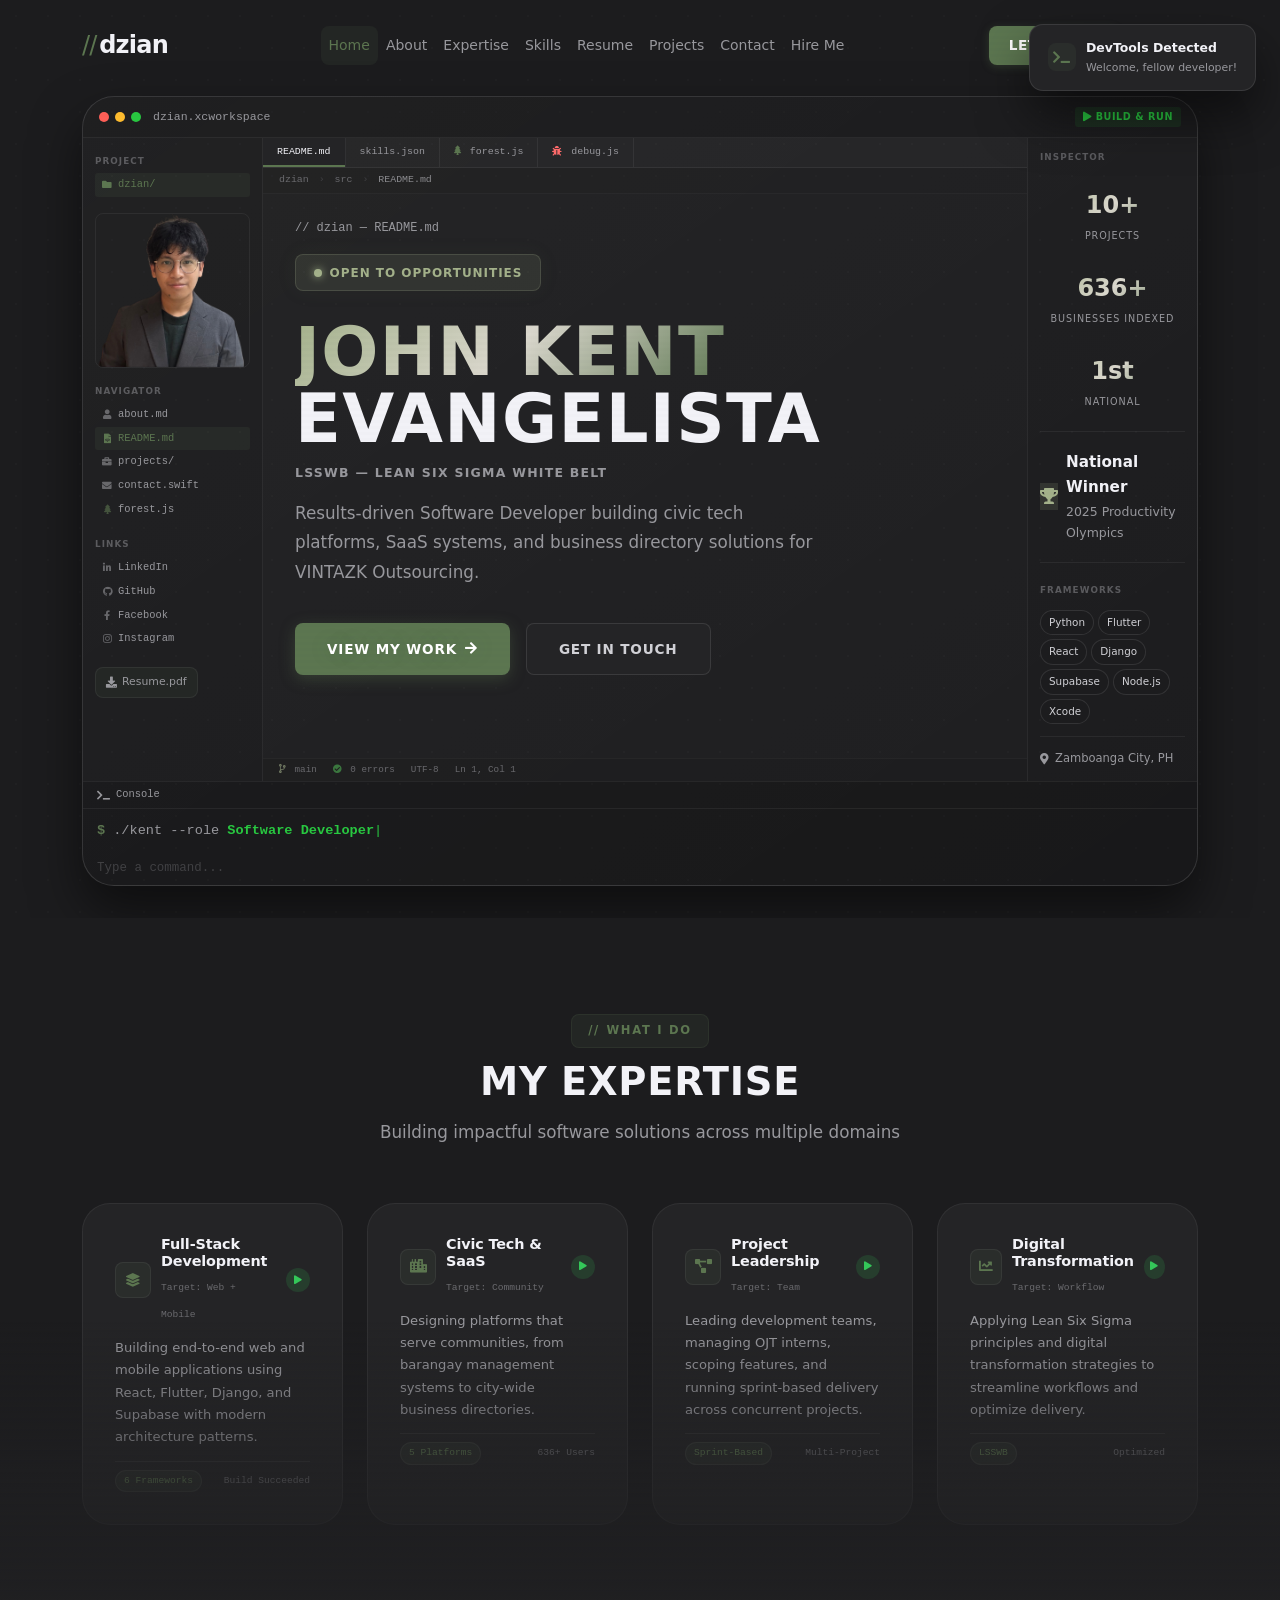
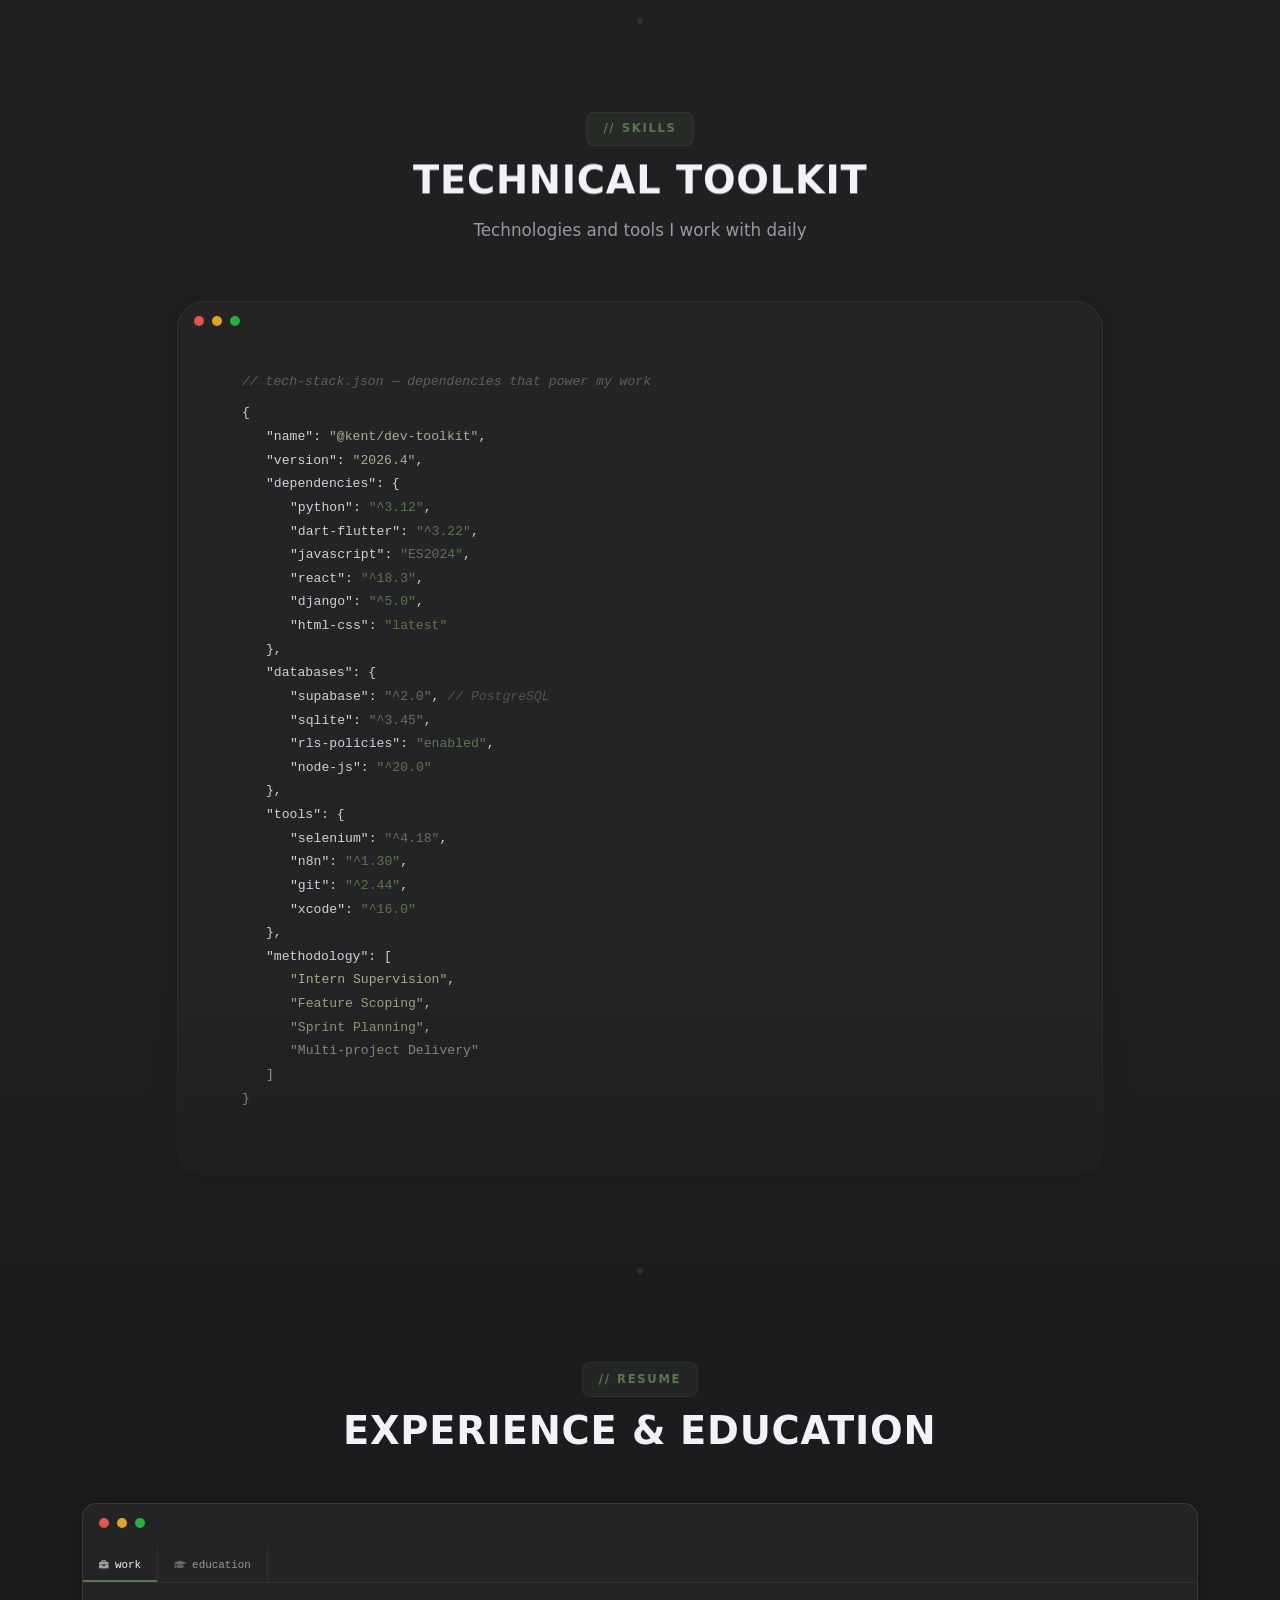
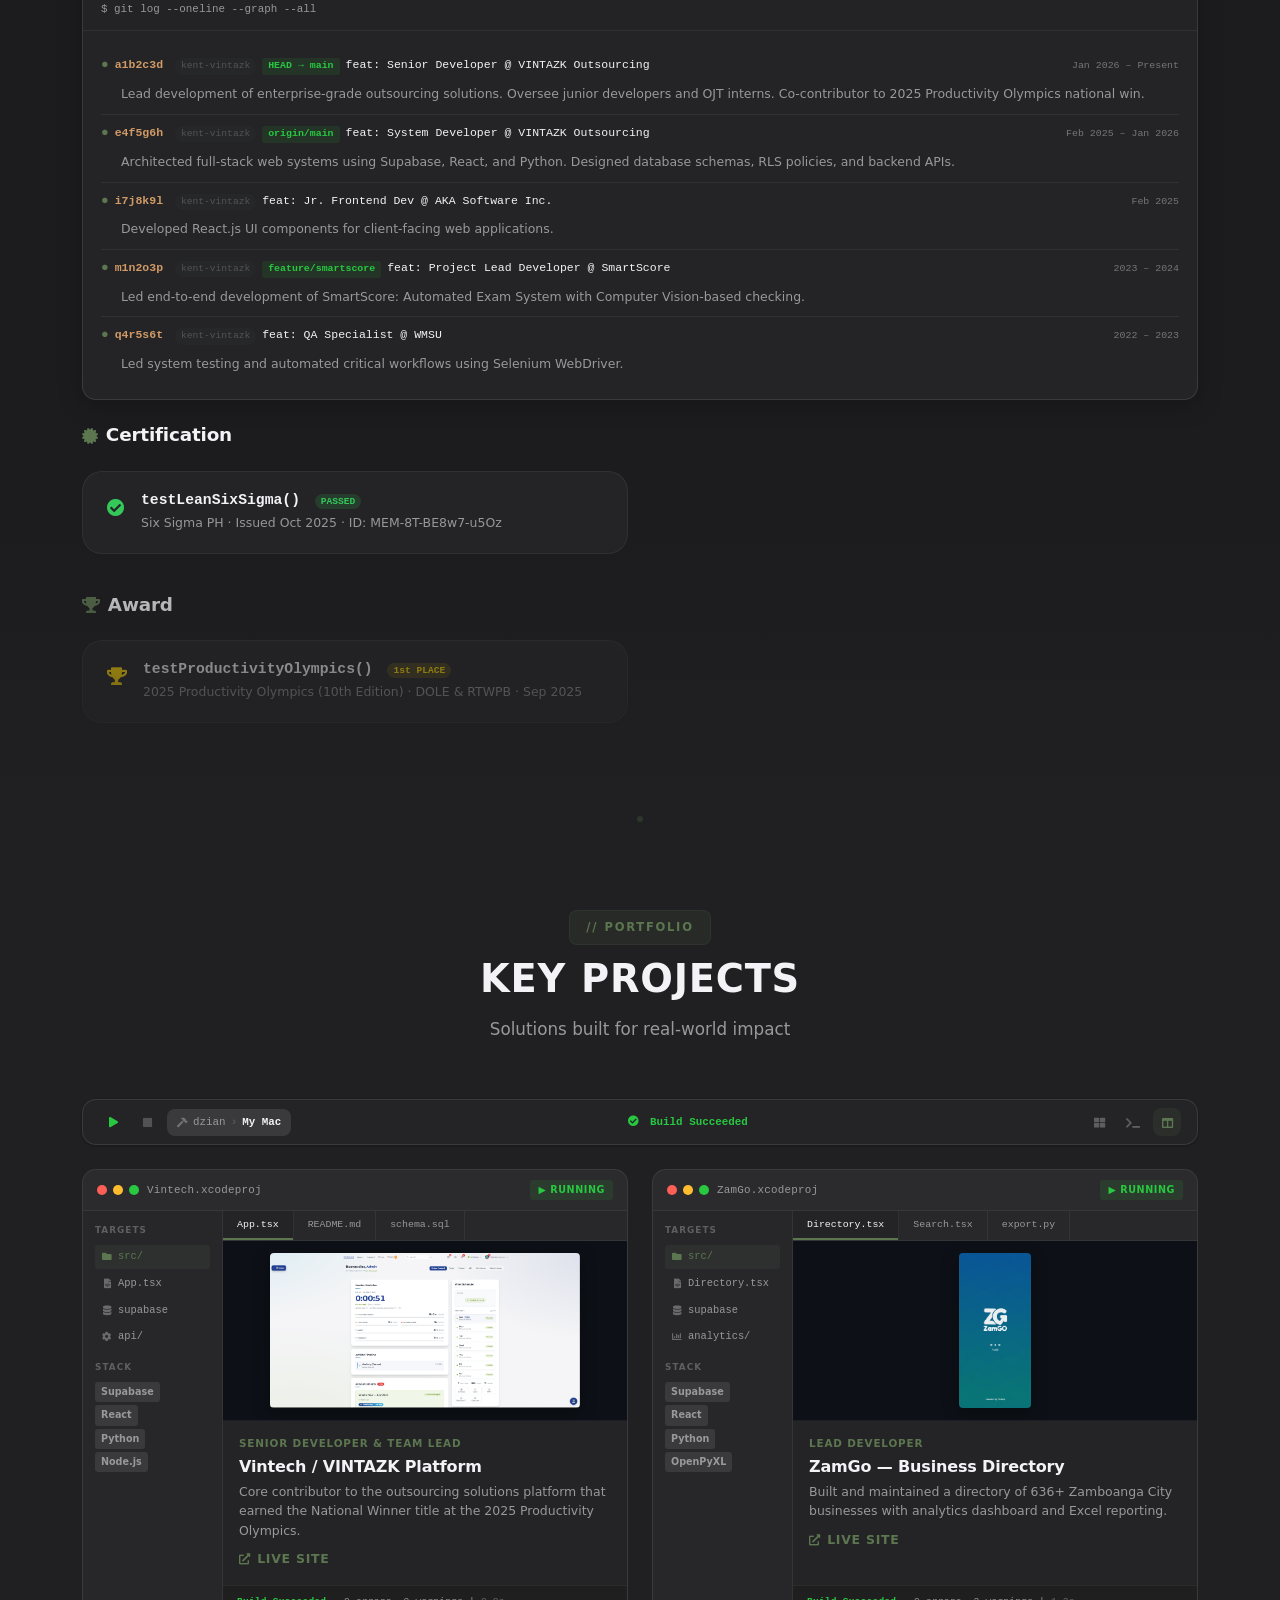
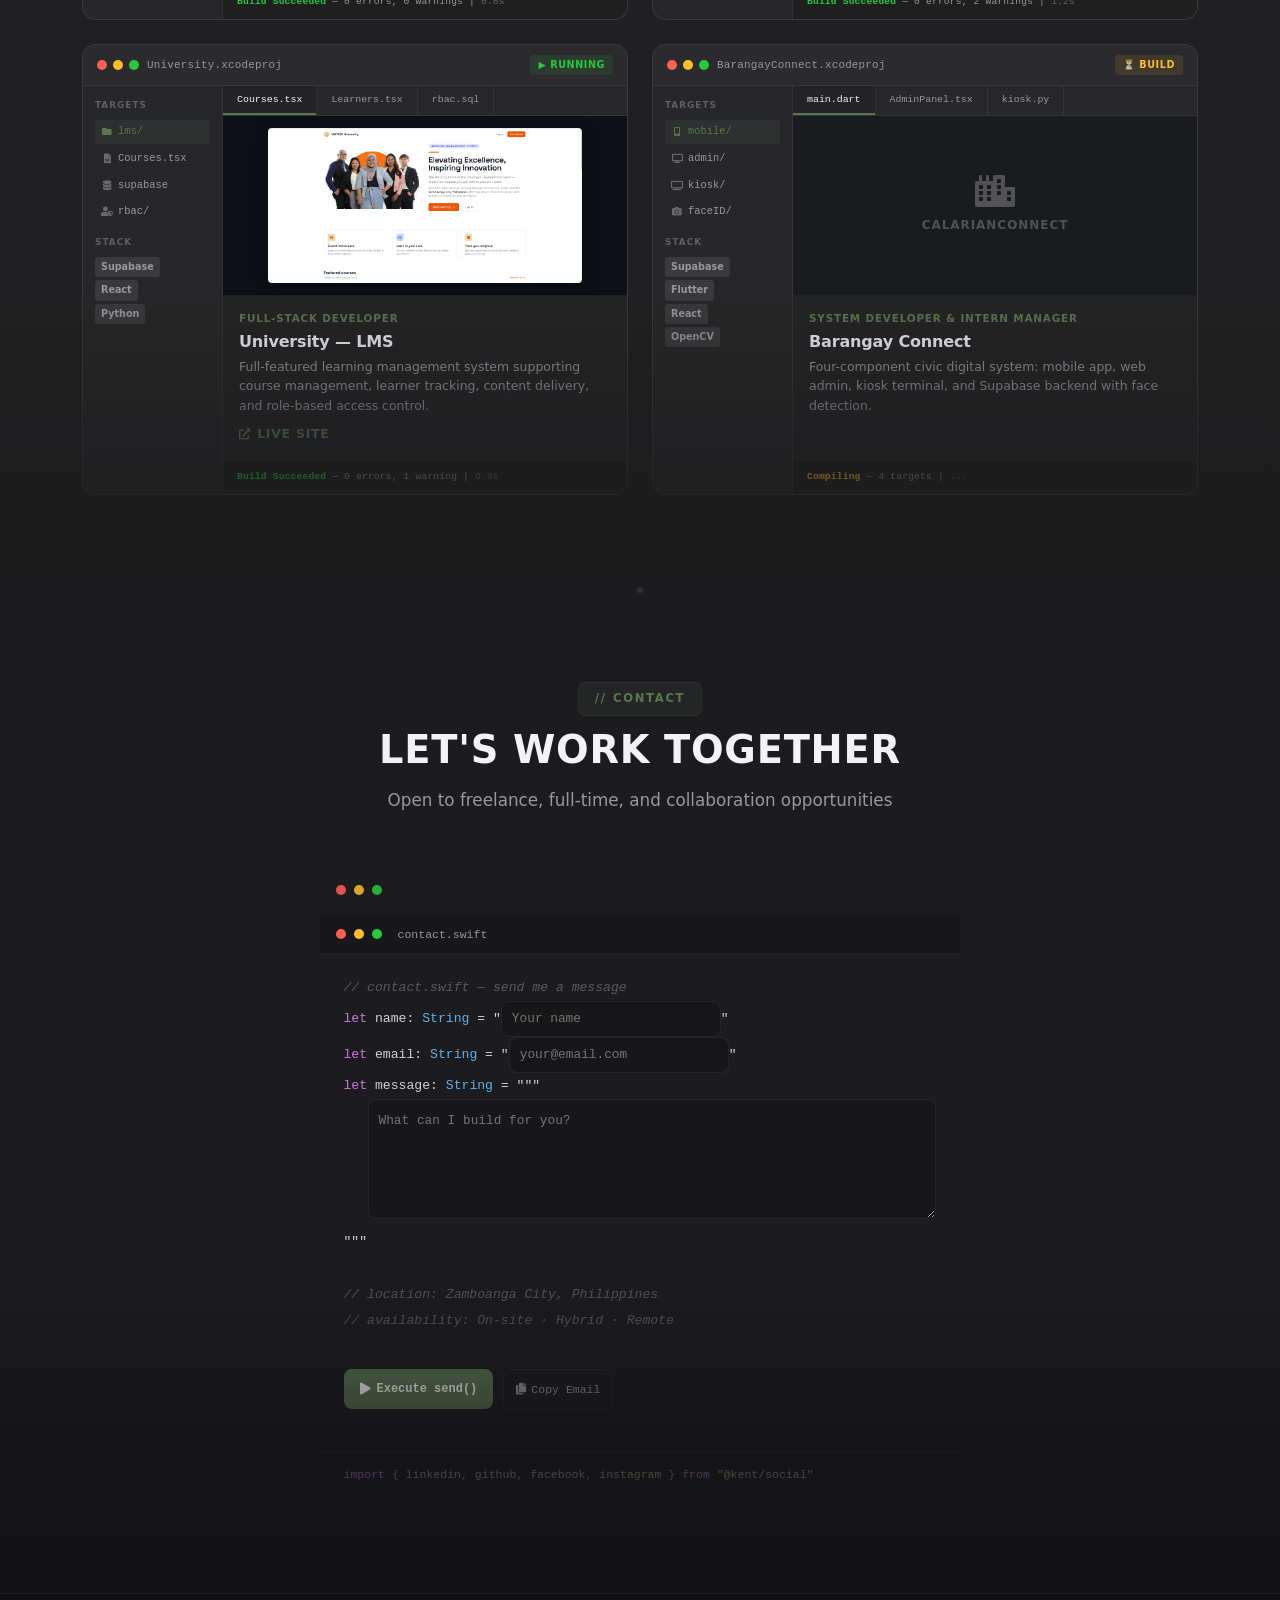
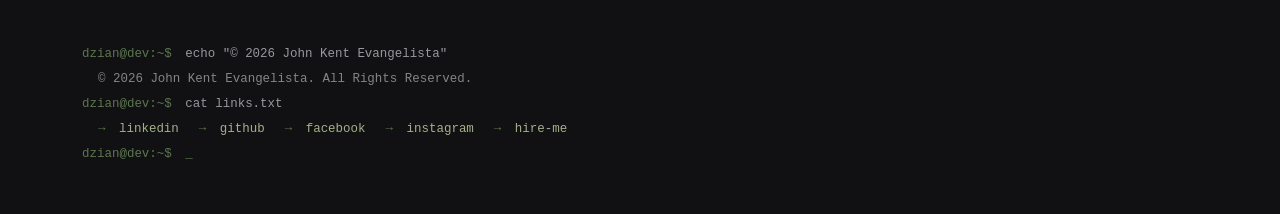
<file: index.html>
<!DOCTYPE html>
<html lang="en">

<head>
  <meta charset="UTF-8">
  <meta http-equiv="X-UA-Compatible" content="IE=edge">
  <meta name="viewport" content="width=device-width, initial-scale=1, minimum-scale=1.0, shrink-to-fit=no, viewport-fit=cover">
  <link rel="icon" type="image/svg+xml" href="favicon.svg">
  <title>John Kent Evangelista — Software Developer</title>
  <meta name="author" content="John Kent Evangelista">
  <meta name="description" content="Software Developer specializing in civic tech, SaaS, and digital transformation. Based in Zamboanga City, Philippines.">
  <meta name="referrer" content="strict-origin-when-cross-origin">

  <!-- Safari / iOS — status bar + URL bar color -->
  <meta name="theme-color" content="#1c1c1e" id="themeColor">
  <meta name="apple-mobile-web-app-status-bar-style" content="default">
  <meta http-equiv="Content-Security-Policy" content="default-src 'self' https:; style-src 'self' 'unsafe-inline' https://fonts.googleapis.com; script-src 'self' 'unsafe-inline' https://cdn.jsdelivr.net; font-src 'self' https://fonts.gstatic.com; img-src 'self' data: https:;">

  <!-- Fonts -->
  <link rel="preconnect" href="https://fonts.googleapis.com">
  <link rel="preconnect" href="https://fonts.gstatic.com" crossorigin>
  <link href="https://fonts.googleapis.com/css2?family=Inter:wght@300;400;500;600;700;800;900&display=swap" rel="stylesheet" media="print" onload="this.media='all'">

  <!-- Stylesheets -->
  <link rel="stylesheet" type="text/css" href="vendor/bootstrap/css/bootstrap.min.css" />
  <link rel="stylesheet" type="text/css" href="vendor/font-awesome/css/all.min.css" />
  <link rel="stylesheet" type="text/css" href="css/style.css">
  <!-- OpenGraph -->
  <meta property="og:title" content="John Kent Evangelista — Software Developer">
  <meta property="og:description" content="Building connected systems — civic tech, SaaS, and digital transformation. Based in Zamboanga City, Philippines.">
  <meta property="og:type" content="website">
  <meta property="og:url" content="https://dz1an.github.io/">
  <link rel="canonical" href="https://dz1an.github.io/">
  <meta property="og:image" content="https://dz1an.github.io/images/profile.png">
  <meta property="og:image:width" content="741">
  <meta property="og:image:height" content="685">
  <meta name="twitter:card" content="summary_large_image">
  <meta name="twitter:image" content="https://dz1an.github.io/images/profile.png">
  <meta name="twitter:title" content="John Kent Evangelista — //dzian">
  <meta name="twitter:description" content="Software Developer specializing in civic tech, SaaS, and digital transformation.">
  <!-- Structured data (schema.org Person) -->
  <script type="application/ld+json">
  {
    "@context": "https://schema.org",
    "@type": "Person",
    "name": "John Kent Evangelista",
    "jobTitle": "Software Developer",
    "url": "https://dz1an.github.io/",
    "image": "https://dz1an.github.io/images/profile.png",
    "address": {
      "@type": "PostalAddress",
      "addressLocality": "Zamboanga City",
      "addressCountry": "PH"
    },
    "sameAs": [
      "https://www.linkedin.com/in/john-kent-evangelista-lsswb-482435307/",
      "https://github.com/kent-vintazk",
      "https://www.facebook.com/tabibito12/",
      "https://www.instagram.com/dziannn/"
    ]
  }
  </script>
</head>

<body>

  <!-- Skip to content (keyboard accessibility) -->
  <a class="skip-link" href="#home">Skip to content</a>

  <!-- macOS Notification Toast -->
  <div class="mac-toast" id="macToast">
    <div class="mac-toast-icon"><i class="fas fa-check"></i></div>
    <div class="mac-toast-text">
      <span class="mac-toast-title" id="toastTitle">Success</span>
      <span class="mac-toast-sub" id="toastSub">Action completed</span>
    </div>
  </div>

  <!-- Scroll progress bar -->
  <div class="scroll-progress" id="scrollProgress"></div>

  <!-- Code scroll spy (desktop) -->
  <div class="scroll-spy-widget d-none d-xl-flex" id="scrollSpy">
    <span class="spy-comment">// viewing →</span>
    <span class="spy-section" id="spySection">#home</span>
    <span class="spy-line" id="spyLine">ln 1</span>
  </div>

  <!-- Custom cursor (desktop) — Xcode crosshair -->
  <div class="custom-cursor d-none d-lg-block" id="customCursor">
    <div class="xc-cursor" id="xcCursor">
      <!-- Crosshair lines -->
      <span class="xc-h"></span>
      <span class="xc-v"></span>
      <!-- Center dot -->
      <span class="xc-center"></span>
    </div>
    <!-- Coordinate label -->
    <div class="xc-label" id="xcLabel">0, 0</div>
  </div>

  <!-- Cursor glow (desktop) -->
  <div class="cursor-glow d-none d-lg-block"></div>

  <!-- Creative Mode 3D Canvas -->
  <canvas id="creativeCanvas"></canvas>

  <!-- Creative Mode — Scroll-driven Journey -->
  <div class="creative-hud" id="creativeHud">
    <!-- Fixed top bar -->
    <div class="creative-hud-top">
      <span class="creative-hud-brand"><span class="brand-slash">//</span>dzian</span>
      <div class="creative-hud-divider"></div>
      <button class="creative-hud-back" id="creativeBackBtn">
        <i class="fas fa-code"></i> Code Mode
      </button>
    </div>

    <!-- Scroll progress indicator -->
    <div class="creative-scroll-progress" id="creativeProgress"></div>

    <!-- Chapter progress dots -->
    <div class="creative-dots" id="creativeDots">
      <div class="creative-dot active" data-chapter="0"><span>Road</span></div>
      <div class="creative-dot" data-chapter="1"><span>Origin</span></div>
      <div class="creative-dot" data-chapter="2"><span>Camp</span></div>
      <div class="creative-dot" data-chapter="3"><span>Journal</span></div>
      <div class="creative-dot" data-chapter="4"><span>Waypoints</span></div>
      <div class="creative-dot" data-chapter="5"><span>Lights</span></div>
      <div class="creative-dot" data-chapter="6"><span>Tools</span></div>
      <div class="creative-dot" data-chapter="7"><span>Mark</span></div>
      <div class="creative-dot" data-chapter="8"><span>Rising</span></div>
      <div class="creative-dot" data-chapter="9"><span>Continue</span></div>
    </div>

    <!-- Fixed social + mute -->
    <div class="creative-hud-social">
      <button class="creative-mute-btn" id="forestMuteBtn" aria-label="Toggle sound">
        <i class="fas fa-volume-up"></i>
      </button>
      <a href="https://www.linkedin.com/in/john-kent-evangelista-lsswb-482435307/" target="_blank" rel="noopener noreferrer" aria-label="LinkedIn"><i class="fab fa-linkedin-in"></i></a>
      <a href="https://github.com/kent-vintazk" target="_blank" rel="noopener noreferrer" aria-label="GitHub"><i class="fab fa-github"></i></a>
    </div>
    <div class="creative-hud-stats" id="creativeStats">
      <span class="hint-fine">scroll to walk</span>
      <span class="hint-coarse">swipe to walk</span>
      <span class="hint-fine">click the ground — plant a tree</span>
      <span class="hint-coarse">tap the ground — plant a tree</span>
    </div>
    <div class="creative-music-credit">
      <span class="credit-icon"><i class="fas fa-music"></i></span> Music by <a href="https://www.youtube.com/watch?v=pM_yiZyC4dU" target="_blank" rel="noopener noreferrer" style="color: inherit; text-decoration: underline; text-decoration-color: rgba(163,177,138,0.2); pointer-events: auto;">Alex-Productions</a>
      <span aria-hidden="true"> · </span>
      <span class="credit-icon"><i class="fas fa-tree"></i></span> 3D models by <a href="https://kenney.nl" target="_blank" rel="noopener noreferrer" style="color: inherit; text-decoration: underline; text-decoration-color: rgba(163,177,138,0.2); pointer-events: auto;">Kenney</a> (CC0)
      <span aria-hidden="true"> · </span>
      <!-- CC-BY-4.0 requires attribution, so this line is a licence obligation, not a courtesy -->
      Camp by <a href="https://sketchfab.com/3d-models/camping-buscraft-ambience-7b65e4df95c3492fbf4e0641e3b472c1" target="_blank" rel="noopener noreferrer" style="color: inherit; text-decoration: underline; text-decoration-color: rgba(163,177,138,0.2); pointer-events: auto;">Edgar_koh</a> (CC BY 4.0)
    </div>

    <!-- Scroll container — drives the 3D camera -->
    <div class="creative-scroll" id="creativeScroll">

      <!-- Ch 0: The Road -->
      <div class="creative-chapter" data-chapter="0">
        <div class="chapter-content chapter-left">
          <span class="chapter-label">001 / The Road</span>
          <h2>The Road<br>Ahead</h2>
          <p>This trail is my work, laid out end to end. Every lantern ahead is something real — a system somebody uses on an ordinary Tuesday. Walk with me.</p>
          <span class="chapter-scroll-cue"><i class="fas fa-chevron-down"></i> Scroll to walk the path</span>
        </div>
      </div>

      <!-- Ch 1: Origin -->
      <div class="creative-chapter" data-chapter="1">
        <div class="chapter-content chapter-right">
          <span class="chapter-label">002 / Origin</span>
          <h2>Where the<br>Path Began</h2>
          <p>Zamboanga City, and a computer science degree from WMSU. I build for the places big software companies skip — small teams, local offices, people doing real work on thin budgets. That's still the whole idea.</p>
        </div>
      </div>

      <!-- Ch 2: The Rest -->
      <div class="creative-chapter" data-chapter="2">
        <div class="chapter-content chapter-left">
          <span class="chapter-label">003 / Camp</span>
          <h2>The Resting<br>Place</h2>
          <p>This is camp — where the work actually happens. Full-stack: the database, the logic, and the screen someone taps at eight in the morning. I stay until the thing runs without me.</p>
        </div>
      </div>

      <!-- Ch 3: The Journal -->
      <div class="creative-chapter" data-chapter="3">
        <div class="chapter-content chapter-right">
          <span class="chapter-label">004 / The Journal</span>
          <h2>The<br>Journal</h2>
          <p>I measure the work before writing any code — where the hours go, which step everyone dreads. The journal at camp has the entries: what was slow, what it does now.</p>

        </div>
      </div>

      <!-- Ch 4: First Waypoints -->
      <div class="creative-chapter" data-chapter="4">
        <div class="chapter-content chapter-left">
          <span class="chapter-label">005 / Waypoints</span>
          <h2>First<br>Waypoints</h2>
          <p>Vintech — the outsourcing platform my team runs its day on. ZamGo — a directory of 636+ local businesses people actually search. Both are in daily use. Neither is a demo.</p>
          <div class="chapter-links">
            <a href="https://app.vintech.vintazk.com" target="_blank" rel="noopener noreferrer"><i class="fas fa-external-link-alt"></i> Vintech</a>
            <a href="https://zamgo.vintazk.com" target="_blank" rel="noopener noreferrer"><i class="fas fa-external-link-alt"></i> ZamGo</a>
          </div>
        </div>
      </div>

      <!-- Ch 5: More Light -->
      <div class="creative-chapter" data-chapter="5">
        <div class="chapter-content chapter-right">
          <span class="chapter-label">006 / Light</span>
          <h2>More Light<br>in the Dark</h2>
          <p>Vintazk University for training. Barangay Connect for local government requests. SmartScore for AI-assisted grading. Different problems, one goal every time: fewer forms, faster answers.</p>
        </div>
      </div>

      <!-- Ch 6: Tools -->
      <div class="creative-chapter" data-chapter="6">
        <div class="chapter-content chapter-left">
          <span class="chapter-label">007 / Tools</span>
          <h2>What I Carry<br>With Me</h2>
          <p>React, Supabase, Python, Flutter, Node. I pick tools a small team can still maintain after I hand the keys over. Nothing here was chosen to look impressive on a slide.</p>
        </div>
      </div>

      <!-- Ch 7: The Mark -->
      <div class="creative-chapter" data-chapter="7">
        <div class="chapter-content chapter-center">
          <span class="chapter-label">008 / The Mark</span>
          <h2>A Mark Left<br>Behind</h2>
          <p>2025 Productivity Olympics — National Winner, with the VINTAZK team. That's the trophy on the cairn beside you. It went to a system people use, which is the only kind worth building.</p>
          <div class="chapter-links">
            <a href="https://www.linkedin.com/pulse/zampen-pride-vintazk-outsourcing-triumphs-2025-productivity-4fjdc/" target="_blank" rel="noopener noreferrer"><i class="fab fa-linkedin-in"></i> Read the Story</a>
          </div>
        </div>
      </div>

      <!-- Ch 8: Rising -->
      <div class="creative-chapter" data-chapter="8">
        <div class="chapter-content chapter-right">
          <span class="chapter-label">009 / Rising</span>
          <h2>Rising<br>Above</h2>
          <p>Executive education in digital transformation at the <strong>Asian Institute of Management</strong> — learning to speak the language of the people who decide whether good software ever gets built. Look back from up here and the whole trail is lit.</p>
        </div>
      </div>

      <!-- Ch 9: Continue -->
      <div class="creative-chapter" data-chapter="9">
        <div class="chapter-content chapter-center">
          <span class="chapter-label">010 / Continue</span>
          <h2>The Journey<br>Continues</h2>
          <p>One lantern on this trail is still dark: <strong>Vintazk 360</strong>, in development. There's always another place that needs light — and the next lantern out here could be yours.</p>
          <div class="chapter-cta">
            <a href="main.html" class="creative-cta-btn"><i class="fas fa-arrow-right"></i> Continue to My Main Site</a>
            <a href="#projects" class="creative-cta-outline" id="creativeProjectsBtn"><i class="fas fa-briefcase"></i> View Portfolio</a>
          </div>
        </div>
      </div>

    </div>
  </div>

  <!-- Navbar -->
  <nav class="navbar navbar-expand-lg" id="mainNav">
    <div class="container">
      <a class="navbar-brand" href="#home"><span class="brand-slash">//</span>dzian</a>
      <div class="d-flex align-items-center gap-2 order-lg-3">
        <button class="sound-toggle" id="soundToggle" aria-label="Toggle sound">
          <i class="fas fa-volume-up"></i>
        </button>
        <button class="theme-toggle" id="themeToggle" aria-label="Toggle creative mode">
          <span class="toggle-track">
            <span class="toggle-thumb">
              <i class="fas fa-tree icon-sun"></i>
              <i class="fas fa-code icon-moon"></i>
            </span>
          </span>
          <span class="toggle-aftershock" id="toggleAftershock"></span>
        </button>
        <button class="navbar-toggler" type="button" data-bs-toggle="collapse" data-bs-target="#navbarNav"
          aria-controls="navbarNav" aria-expanded="false" aria-label="Toggle navigation">
          <span class="hamburger-lines">
            <span></span>
            <span></span>
            <span></span>
          </span>
        </button>
      </div>
      <div class="collapse navbar-collapse justify-content-center" id="navbarNav">
        <ul class="navbar-nav mx-auto mb-2 mb-lg-0">
          <li class="nav-item"><a class="nav-link active" href="#home">Home</a></li>
          <li class="nav-item"><a class="nav-link" href="#about">About</a></li>
          <li class="nav-item"><a class="nav-link" href="#expertise">Expertise</a></li>
          <li class="nav-item"><a class="nav-link" href="#skills">Skills</a></li>
          <li class="nav-item"><a class="nav-link" href="#resume">Resume</a></li>
          <li class="nav-item"><a class="nav-link" href="#projects">Projects</a></li>
          <li class="nav-item"><a class="nav-link" href="#contact">Contact</a></li>
          <li class="nav-item"><a class="nav-link" href="main.html">Hire Me</a></li>
        </ul>
        <a href="#contact" class="nav-cta magnetic-btn d-none d-lg-inline-block">Let's Talk</a>
      </div>
    </div>
  </nav>

  <!-- Hero Section — Bento Grid Dashboard -->
  <section id="home" class="hero">
    <!-- Particle canvas -->
    <canvas id="particleCanvas"></canvas>
    <!-- Animated mesh background -->
    <div class="hero-bg-mesh">
      <div class="blob blob-1"></div>
      <div class="blob blob-2"></div>
      <div class="blob blob-3"></div>
    </div>

    <div class="container">
      <div class="bento-mega-card mac-window ide-hero">
      <div class="ide-hero-layout">
        <!-- IDE Titlebar -->
        <div class="ide-titlebar">
          <div class="xcode-dots">
            <span class="xcode-dot xcode-dot-red"></span>
            <span class="xcode-dot xcode-dot-yellow"></span>
            <span class="xcode-dot xcode-dot-green"></span>
          </div>
          <span class="ide-filename">dzian.xcworkspace</span>
          <button class="xcode-badge ide-run-btn" id="ideRunBtn" title="Run the forest"><i class="fas fa-play"></i> Build & Run</button>
        </div>

        <!-- IDE Body -->
        <div class="ide-body">
          <!-- LEFT: Sidebar -->
          <div class="ide-sidebar">
            <div class="ide-sidebar-section">
              <div class="xcode-sidebar-label">PROJECT</div>
              <div class="xcode-file active"><i class="fas fa-folder"></i> dzian/</div>
            </div>
            <div class="ide-profile-thumb">
              <img src="images/profile.png" alt="John Kent Evangelista" loading="lazy">
            </div>
            <div class="ide-sidebar-section">
              <div class="xcode-sidebar-label">NAVIGATOR</div>
              <div class="xcode-file"><i class="fas fa-user"></i> about.md</div>
              <div class="xcode-file active"><i class="fas fa-file-code"></i> README.md</div>
              <div class="xcode-file"><i class="fas fa-briefcase"></i> projects/</div>
              <div class="xcode-file"><i class="fas fa-envelope"></i> contact.swift</div>
              <div class="xcode-file ide-forest-file"><i class="fas fa-tree" style="color:#5C7650"></i> forest.js</div>
            </div>
            <div class="ide-sidebar-section">
              <div class="xcode-sidebar-label">LINKS</div>
              <a href="https://www.linkedin.com/in/john-kent-evangelista-lsswb-482435307/" target="_blank" rel="noopener noreferrer" class="xcode-file ide-link"><i class="fab fa-linkedin-in"></i> LinkedIn</a>
              <a href="https://github.com/kent-vintazk" target="_blank" rel="noopener noreferrer" class="xcode-file ide-link"><i class="fab fa-github"></i> GitHub</a>
              <a href="https://www.facebook.com/tabibito12/" target="_blank" rel="noopener noreferrer" class="xcode-file ide-link"><i class="fab fa-facebook-f"></i> Facebook</a>
              <a href="https://www.instagram.com/dziannn/" target="_blank" rel="noopener noreferrer" class="xcode-file ide-link"><i class="fab fa-instagram"></i> Instagram</a>
            </div>
            <div class="ide-sidebar-section">
              <button id="downloadCVButton" class="cv-button magnetic-btn ide-cv-btn"><i class="fas fa-download"></i> Resume.pdf</button>
            </div>
          </div>

          <!-- CENTER: Editor -->
          <div class="ide-main">
            <div class="xcode-tabs" role="tablist" aria-label="Editor files">
              <span class="xcode-tab active" data-tab="readme" id="tab-readme" role="tab" tabindex="0" aria-selected="true" aria-controls="tabReadme">README.md</span>
              <span class="xcode-tab" data-tab="skills" id="tab-skills" role="tab" tabindex="-1" aria-selected="false" aria-controls="tabSkills">skills.json</span>
              <span class="xcode-tab" data-tab="forest" id="tab-forest" role="tab" tabindex="-1" aria-selected="false" aria-controls="tabForest"><i class="fas fa-tree" style="color:#5C7650;font-size:0.6rem;margin-right:3px"></i> forest.js</span>
              <span class="xcode-tab" data-tab="debug" id="tab-debug" role="tab" tabindex="-1" aria-selected="false" aria-controls="tabDebug"><i class="fas fa-bug" style="color:#FF6B6B;font-size:0.6rem;margin-right:3px"></i> debug.js</span>
            </div>
            <!-- Breadcrumb -->
            <div class="ide-breadcrumb" id="ideBreadcrumb">
              <span>dzian</span> <span class="ide-bc-sep">&rsaquo;</span>
              <span>src</span> <span class="ide-bc-sep">&rsaquo;</span>
              <span class="ide-bc-active" id="ideBcFile">README.md</span>
            </div>

            <!-- Tab: README.md -->
            <div class="ide-editor ide-tab-panel active" id="tabReadme" role="tabpanel" tabindex="0" aria-labelledby="tab-readme">
              <div class="ide-comment">// dzian — README.md</div>
              <div class="hero-badge"><span class="pulse-dot"></span> Open to Opportunities</div>
              <h1><span class="name-gradient text-scramble glitch-text" data-text="John Kent">John Kent</span><br><span class="text-scramble glitch-text" data-text="Evangelista">Evangelista</span></h1>
              <p class="credential">LSSWB &mdash; Lean Six Sigma White Belt</p>
              <p class="hero-summary">Results-driven Software Developer building civic tech platforms, SaaS systems, and business directory solutions for VINTAZK Outsourcing.</p>
              <div class="hero-buttons">
                <a href="#projects" class="btn-primary-custom magnetic-btn">View My Work <i class="fas fa-arrow-right"></i></a>
                <a href="#contact" class="btn-outline-custom magnetic-btn">Get in Touch</a>
              </div>
            </div>

            <!-- Tab: skills.json (mini version) -->
            <div class="ide-editor ide-tab-panel" id="tabSkills" style="display:none" role="tabpanel" tabindex="0" aria-labelledby="tab-skills">
              <div class="ide-comment">// dzian — skills.json</div>
              <pre class="ide-code-block">{
  "languages": ["Python", "JavaScript", "Dart"],
  "frameworks": ["React", "Django", "Flutter"],
  "databases": ["Supabase", "PostgreSQL", "SQLite"],
  "tools": ["Git", "Xcode", "n8n", "Selenium"]
}</pre>
            </div>

            <!-- Tab: forest.js (THE CODE FOR THE FOREST) -->
            <div class="ide-editor ide-tab-panel" id="tabForest" style="display:none" role="tabpanel" tabindex="0" aria-labelledby="tab-forest">
              <div class="ide-comment">// forest.js — the code that builds my world</div>
              <pre class="ide-code-block"><span class="code-keyword">import</span> { Scene, Forest, Camp } <span class="code-keyword">from</span> <span class="code-string">"three"</span>;

<span class="code-keyword">const</span> <span class="code-fn">world</span> = <span class="code-keyword">new</span> Scene({
  terrain:   <span class="code-string">"moonlit forest"</span>,
  path:      <span class="code-string">"winding trail"</span>,
  mood:      <span class="code-string">"fireflies"</span>
});

world.<span class="code-fn">add</span>(Camp, {
  tent:      <span class="code-keyword">true</span>,
  campfire:  <span class="code-string">"glowing"</span>,
  bedroll:   <span class="code-keyword">true</span>
});

world.<span class="code-fn">add</span>(Lanterns, [
  <span class="code-string">"Vintech"</span>, <span class="code-string">"ZamGo"</span>, <span class="code-string">"Vintazk Uni"</span>,
  <span class="code-string">"Barangay Connect"</span>, <span class="code-string">"SmartScore"</span>
]);

world.<span class="code-fn">add</span>(Fireflies, [
  <span class="code-string">"React"</span>, <span class="code-string">"Supabase"</span>, <span class="code-string">"Python"</span>,
  <span class="code-string">"Flutter"</span>, <span class="code-string">"Node.js"</span>, <span class="code-string">"Django"</span>
]);

<span class="code-comment">// Press Build & Run to enter the forest →</span>
world.<span class="code-fn">render</span>();</pre>
              <div class="forest-run-prompt">
                <span class="forest-run-hint"><i class="fas fa-play" style="color:#34C759"></i> Press <kbd>&#9654; Build & Run</kbd> in the toolbar or <kbd>Cmd+/</kbd> to execute</span>
              </div>
            </div>

            <!-- Tab: debug.js (THE PUZZLE) -->
            <div class="ide-editor ide-tab-panel" id="tabDebug" style="display:none" role="tabpanel" tabindex="0" aria-labelledby="tab-debug">
              <div class="ide-comment">// debug.js — Can you fix the bug?</div>
              <div class="ide-comment">// This function should return "Hello, World!"</div>
              <div class="ide-comment">// but something is wrong. Fix it below.</div>
              <pre class="ide-code-block debug-code"><span class="code-keyword">function</span> <span class="code-fn">greet</span>() {
  <span class="code-keyword">const</span> message = <span class="code-string">"Hello, "</span> + <span class="code-string">"World"</span>
  <span class="code-keyword">return</span> message<span class="code-error">;</span>
}

<span class="code-comment">// Expected output: "Hello, World!"</span>
<span class="code-comment">// Actual output:   "Hello, World"</span>
<span class="code-comment">// What's the missing character?</span></pre>
              <div class="debug-prompt">
                <label class="debug-label"><i class="fas fa-terminal"></i> Fix: type the missing character</label>
                <div class="debug-input-row">
                  <input type="text" class="debug-input" id="debugInput" placeholder='Type your answer...' maxlength="5" autocomplete="off" spellcheck="false">
                  <button class="debug-submit" id="debugSubmit"><i class="fas fa-play"></i> Run</button>
                </div>
                <div class="debug-result" id="debugResult"></div>
              </div>
            </div>

            <!-- Status bar -->
            <div class="ide-statusbar" id="ideStatusbar">
              <span><i class="fas fa-code-branch"></i> main</span>
              <span id="ideErrors"><i class="fas fa-check-circle"></i> 0 errors</span>
              <span>UTF-8</span>
              <span>Ln 1, Col 1</span>
            </div>
          </div>

          <!-- RIGHT: Inspector -->
          <div class="ide-inspector">
            <div class="xcode-sidebar-label">INSPECTOR</div>
            <div class="ide-metric">
              <div class="ide-metric-value count-up" data-target="10" data-suffix="+">0</div>
              <div class="ide-metric-label">Projects</div>
            </div>
            <div class="ide-metric">
              <div class="ide-metric-value count-up" data-target="636" data-suffix="+">0</div>
              <div class="ide-metric-label">Businesses Indexed</div>
            </div>
            <div class="ide-metric">
              <div class="ide-metric-value">1st</div>
              <div class="ide-metric-label">National</div>
            </div>
            <div class="ide-inspector-divider"></div>
            <div class="ide-award">
              <span class="badge-icon icon-trophy"><i class="fas fa-trophy"></i></span>
              <div>
                <div class="bento-award-title">National Winner</div>
                <div class="bento-award-sub">2025 Productivity Olympics</div>
              </div>
            </div>
            <div class="ide-inspector-divider"></div>
            <div class="xcode-sidebar-label">FRAMEWORKS</div>
            <div class="ide-frameworks">
              <span class="skill-tag">Python</span>
              <span class="skill-tag">Flutter</span>
              <span class="skill-tag">React</span>
              <span class="skill-tag">Django</span>
              <span class="skill-tag">Supabase</span>
              <span class="skill-tag">Node.js</span>
              <span class="skill-tag">Xcode</span>
            </div>
            <div class="ide-inspector-divider"></div>
            <div class="ide-location"><i class="fas fa-map-marker-alt"></i> Zamboanga City, PH</div>
          </div>
        </div>

        <!-- Mobile-only header (hidden on desktop) -->
        <div class="ide-mobile-header d-lg-none">
          <img src="images/profile.png" alt="John Kent" class="ide-mobile-avatar" loading="lazy">
          <div class="ide-mobile-info">
            <h4>John Kent Evangelista</h4>
            <div class="about-location"><i class="fas fa-map-marker-alt"></i> Zamboanga City, PH</div>
          </div>
          <div class="ide-mobile-social">
            <a href="https://www.linkedin.com/in/john-kent-evangelista-lsswb-482435307/" target="_blank" rel="noopener noreferrer" aria-label="LinkedIn"><i class="fab fa-linkedin-in"></i></a>
            <a href="https://github.com/kent-vintazk" target="_blank" rel="noopener noreferrer" aria-label="GitHub"><i class="fab fa-github"></i></a>
            <button class="ide-mobile-cv" onclick="document.getElementById('downloadCVButton').click()" aria-label="Download CV"><i class="fas fa-download"></i></button>
          </div>
        </div>

        <!-- Console -->
        <div class="ide-console">
          <div class="ide-console-tab"><i class="fas fa-terminal"></i> Console</div>
          <div class="xc-console-line">
            <span class="xc-prompt">$</span>
            <span class="xc-cmd-text">./kent --role</span>
            <span class="xc-output"><span class="typing"></span></span>
          </div>
        </div>
      </div>
      </div>
    </div>
  </section>

  <!-- About anchor (content merged into hero bento) -->
  <div id="about"></div>

  <!-- Expertise Section -->
  <section id="expertise" class="section section-divider section-divider-first" data-annotation="// line 42 — expertise.swift">
    <div class="container">
      <div class="text-center mb-5 reveal">
        <span class="section-badge">What I Do</span>
        <h2 class="section-title">My Expertise</h2>
        <p class="section-subtitle">Building impactful software solutions across multiple domains</p>
      </div>
      <div class="row g-4">
        <div class="col-md-6 col-lg-3 reveal reveal-delay-1">
            <div class="expertise-card tilt-card xcode-target">
              <div class="xt-header">
                <span class="xt-icon"><i class="fas fa-layer-group"></i></span>
                <div class="xt-meta">
                  <h5>Full-Stack Development</h5>
                  <span class="xt-scheme">Target: Web + Mobile</span>
                </div>
                <span class="xt-status xt-status-active"><i class="fas fa-play"></i></span>
              </div>
              <p>Building end-to-end web and mobile applications using React, Flutter, Django, and Supabase with modern architecture patterns.</p>
              <div class="xt-footer"><span class="xt-badge">6 Frameworks</span><span class="xt-build">Build Succeeded</span></div>
            </div>
        </div>
        <div class="col-md-6 col-lg-3 reveal reveal-delay-2">
            <div class="expertise-card tilt-card xcode-target">
              <div class="xt-header">
                <span class="xt-icon"><i class="fas fa-city"></i></span>
                <div class="xt-meta">
                  <h5>Civic Tech & SaaS</h5>
                  <span class="xt-scheme">Target: Community</span>
                </div>
                <span class="xt-status xt-status-active"><i class="fas fa-play"></i></span>
              </div>
              <p>Designing platforms that serve communities, from barangay management systems to city-wide business directories.</p>
              <div class="xt-footer"><span class="xt-badge">5 Platforms</span><span class="xt-build">636+ Users</span></div>
            </div>
        </div>
        <div class="col-md-6 col-lg-3 reveal reveal-delay-3">
            <div class="expertise-card tilt-card xcode-target">
              <div class="xt-header">
                <span class="xt-icon"><i class="fas fa-project-diagram"></i></span>
                <div class="xt-meta">
                  <h5>Project Leadership</h5>
                  <span class="xt-scheme">Target: Team</span>
                </div>
                <span class="xt-status xt-status-active"><i class="fas fa-play"></i></span>
              </div>
              <p>Leading development teams, managing OJT interns, scoping features, and running sprint-based delivery across concurrent projects.</p>
              <div class="xt-footer"><span class="xt-badge">Sprint-Based</span><span class="xt-build">Multi-Project</span></div>
            </div>
        </div>
        <div class="col-md-6 col-lg-3 reveal reveal-delay-4">
            <div class="expertise-card tilt-card xcode-target">
              <div class="xt-header">
                <span class="xt-icon"><i class="fas fa-chart-line"></i></span>
                <div class="xt-meta">
                  <h5>Digital Transformation</h5>
                  <span class="xt-scheme">Target: Workflow</span>
                </div>
                <span class="xt-status xt-status-active"><i class="fas fa-play"></i></span>
              </div>
              <p>Applying Lean Six Sigma principles and digital transformation strategies to streamline workflows and optimize delivery.</p>
              <div class="xt-footer"><span class="xt-badge">LSSWB</span><span class="xt-build">Optimized</span></div>
            </div>
        </div>
      </div>
    </div>
  </section>

  <div class="section-connector"><span></span></div>

  <!-- Skills Section -->
  <section id="skills" class="section section-bg-alt section-divider section-divider-alt" data-annotation="// line 98 — dependencies.json">
    <div class="container">
      <div class="text-center mb-5 reveal">
        <span class="section-badge">Skills</span>
        <h2 class="section-title">Technical Toolkit</h2>
        <p class="section-subtitle">Technologies and tools I work with daily</p>
      </div>
      <div class="row justify-content-center">
        <div class="col-lg-10">
          <div class="skills-container mac-window reveal">
            <div class="pkg-json">
              <div class="pkg-line pkg-comment">// tech-stack.json — dependencies that power my work</div>
              <div class="pkg-line">{</div>
              <div class="pkg-line pkg-indent">"name": <span class="pkg-string">"@kent/dev-toolkit"</span>,</div>
              <div class="pkg-line pkg-indent">"version": <span class="pkg-string">"2026.4"</span>,</div>
              <div class="pkg-line pkg-indent">"dependencies": {</div>
              <div class="pkg-line pkg-indent2">"python": <span class="pkg-version">"^3.12"</span>,</div>
              <div class="pkg-line pkg-indent2">"dart-flutter": <span class="pkg-version">"^3.22"</span>,</div>
              <div class="pkg-line pkg-indent2">"javascript": <span class="pkg-version">"ES2024"</span>,</div>
              <div class="pkg-line pkg-indent2">"react": <span class="pkg-version">"^18.3"</span>,</div>
              <div class="pkg-line pkg-indent2">"django": <span class="pkg-version">"^5.0"</span>,</div>
              <div class="pkg-line pkg-indent2">"html-css": <span class="pkg-version">"latest"</span></div>
              <div class="pkg-line pkg-indent">},</div>
              <div class="pkg-line pkg-indent">"databases": {</div>
              <div class="pkg-line pkg-indent2">"supabase": <span class="pkg-version">"^2.0"</span>, <span class="pkg-comment-inline">// PostgreSQL</span></div>
              <div class="pkg-line pkg-indent2">"sqlite": <span class="pkg-version">"^3.45"</span>,</div>
              <div class="pkg-line pkg-indent2">"rls-policies": <span class="pkg-version">"enabled"</span>,</div>
              <div class="pkg-line pkg-indent2">"node-js": <span class="pkg-version">"^20.0"</span></div>
              <div class="pkg-line pkg-indent">},</div>
              <div class="pkg-line pkg-indent">"tools": {</div>
              <div class="pkg-line pkg-indent2">"selenium": <span class="pkg-version">"^4.18"</span>,</div>
              <div class="pkg-line pkg-indent2">"n8n": <span class="pkg-version">"^1.30"</span>,</div>
              <div class="pkg-line pkg-indent2">"git": <span class="pkg-version">"^2.44"</span>,</div>
              <div class="pkg-line pkg-indent2">"xcode": <span class="pkg-version">"^16.0"</span></div>
              <div class="pkg-line pkg-indent">},</div>
              <div class="pkg-line pkg-indent">"methodology": [</div>
              <div class="pkg-line pkg-indent2"><span class="pkg-string">"Intern Supervision"</span>,</div>
              <div class="pkg-line pkg-indent2"><span class="pkg-string">"Feature Scoping"</span>,</div>
              <div class="pkg-line pkg-indent2"><span class="pkg-string">"Sprint Planning"</span>,</div>
              <div class="pkg-line pkg-indent2"><span class="pkg-string">"Multi-project Delivery"</span></div>
              <div class="pkg-line pkg-indent">]</div>
              <div class="pkg-line">}</div>
            </div>
          </div>
        </div>
      </div>
    </div>
  </section>

  <div class="section-connector"><span></span></div>

  <!-- Resume Section -->
  <section id="resume" class="section section-divider" data-annotation="// line 156 — git log">
    <div class="container">
      <div class="text-center mb-5 reveal">
        <span class="section-badge">Resume</span>
        <h2 class="section-title">Experience & Education</h2>
      </div>
      <!-- Git log terminal -->
      <div class="git-log-terminal mac-window reveal">
        <div class="git-log-tabs">
          <span class="git-tab active"><i class="fas fa-briefcase"></i> work</span>
          <span class="git-tab" data-tab="edu"><i class="fas fa-graduation-cap"></i> education</span>
        </div>
        <div class="git-log-header">
          <span class="git-cmd">$ git log --oneline --graph --all</span>
        </div>
        <div class="git-log-body">
          <!-- Work Experience -->
          <div class="git-log-group" id="gitWork">
            <div class="git-commit">
              <span class="git-graph">●</span>
              <span class="git-hash">a1b2c3d</span>
              <span class="git-blame">kent-vintazk</span>
              <span class="git-branch">HEAD → main</span>
              <span class="git-msg">feat: Senior Developer @ VINTAZK Outsourcing</span>
              <span class="git-date">Jan 2026 – Present</span>
              <div class="git-detail">Lead development of enterprise-grade outsourcing solutions. Oversee junior developers and OJT interns. Co-contributor to 2025 Productivity Olympics national win.</div>
            </div>
            <div class="git-commit">
              <span class="git-graph">●</span>
              <span class="git-hash">e4f5g6h</span>
              <span class="git-blame">kent-vintazk</span>
              <span class="git-branch">origin/main</span>
              <span class="git-msg">feat: System Developer @ VINTAZK Outsourcing</span>
              <span class="git-date">Feb 2025 – Jan 2026</span>
              <div class="git-detail">Architected full-stack web systems using Supabase, React, and Python. Designed database schemas, RLS policies, and backend APIs.</div>
            </div>
            <div class="git-commit">
              <span class="git-graph">●</span>
              <span class="git-hash">i7j8k9l</span>
              <span class="git-blame">kent-vintazk</span>
              <span class="git-msg">feat: Jr. Frontend Dev @ AKA Software Inc.</span>
              <span class="git-date">Feb 2025</span>
              <div class="git-detail">Developed React.js UI components for client-facing web applications.</div>
            </div>
            <div class="git-commit">
              <span class="git-graph">●</span>
              <span class="git-hash">m1n2o3p</span>
              <span class="git-blame">kent-vintazk</span>
              <span class="git-branch">feature/smartscore</span>
              <span class="git-msg">feat: Project Lead Developer @ SmartScore</span>
              <span class="git-date">2023 – 2024</span>
              <div class="git-detail">Led end-to-end development of SmartScore: Automated Exam System with Computer Vision-based checking.</div>
            </div>
            <div class="git-commit">
              <span class="git-graph">●</span>
              <span class="git-hash">q4r5s6t</span>
              <span class="git-blame">kent-vintazk</span>
              <span class="git-msg">feat: QA Specialist @ WMSU</span>
              <span class="git-date">2022 – 2023</span>
              <div class="git-detail">Led system testing and automated critical workflows using Selenium WebDriver.</div>
            </div>
          </div>

          <!-- Education -->
          <div class="git-log-group" id="gitEdu" style="display:none;">
            <div class="git-commit">
              <span class="git-graph">●</span>
              <span class="git-hash">u7v8w9x</span>
              <span class="git-blame">kent-vintazk</span>
              <span class="git-branch">HEAD → edu</span>
              <span class="git-msg">feat: Executive Education — Digital Transformation</span>
              <span class="git-date">Sep – Oct 2025</span>
              <div class="git-detail">Asian Institute of Management (AIM) — #1 business school in the Philippines. Executive course in Digital Transformation and Business Strategy.</div>
            </div>
            <div class="git-commit">
              <span class="git-graph">●</span>
              <span class="git-hash">y1z2a3b</span>
              <span class="git-blame">kent-vintazk</span>
              <span class="git-msg">feat: Bachelor of Computer Science</span>
              <span class="git-date">2020 – 2024</span>
              <div class="git-detail">Western Mindanao State University. Thesis: SmartScore — Automated Exam System with Computer Vision.</div>
            </div>
          </div>
        </div>
      </div>

      <div class="row mt-4">
        <!-- Certs + Awards -->
        <div class="col-lg-6 reveal reveal-delay-2">
          <div class="resume-subsection">
            <h4 class="resume-heading"><i class="fas fa-certificate"></i> Certification</h4>
            <div class="cert-card xctest-result">
              <span class="xctest-pass"><i class="fas fa-check-circle"></i></span>
              <div>
                <h6>testLeanSixSigma() <span class="xctest-status">PASSED</span></h6>
                <p>Six Sigma PH &middot; Issued Oct 2025 &middot; ID: MEM-8T-BE8w7-u5Oz</p>
              </div>
            </div>
          </div>

          <div class="resume-subsection mt-3">
            <h4 class="resume-heading"><i class="fas fa-trophy"></i> Award</h4>
            <div class="award-card xctest-result">
              <span class="xctest-pass xctest-gold"><i class="fas fa-trophy"></i></span>
              <div>
                <h6>testProductivityOlympics() <span class="xctest-status xctest-gold-text">1st PLACE</span></h6>
                <p>2025 Productivity Olympics (10th Edition) &middot; DOLE & RTWPB &middot; Sep 2025</p>
              </div>
            </div>
          </div>
        </div>
      </div>
    </div>
  </section>

  <div class="section-connector"><span></span></div>

  <!-- Projects Section -->
  <section id="projects" class="section section-bg-alt section-divider section-divider-alt" data-annotation="// line 210 — build targets">
    <div class="container">
      <div class="text-center mb-5 reveal">
        <span class="section-badge">Portfolio</span>
        <h2 class="section-title">Key Projects</h2>
        <p class="section-subtitle">Solutions built for real-world impact</p>
      </div>
      <!-- Xcode Toolbar -->
      <div class="xcode-toolbar reveal" data-parallax="0.08">
        <div class="xcode-toolbar-left">
          <button class="xcode-tb-btn xcode-tb-play"><i class="fas fa-play"></i></button>
          <button class="xcode-tb-btn xcode-tb-stop"><i class="fas fa-stop"></i></button>
          <div class="xcode-tb-scheme">
            <i class="fas fa-hammer"></i>
            <span>dzian</span>
            <span class="xcode-tb-chevron">›</span>
            <span class="xcode-tb-device">My Mac</span>
          </div>
        </div>
        <div class="xcode-toolbar-center">
          <span class="xcode-tb-status"><i class="fas fa-check-circle"></i> Build Succeeded</span>
        </div>
        <div class="xcode-toolbar-right">
          <button class="xcode-tb-icon"><i class="fas fa-th-large"></i></button>
          <button class="xcode-tb-icon"><i class="fas fa-terminal"></i></button>
          <button class="xcode-tb-icon active"><i class="fas fa-columns"></i></button>
        </div>
      </div>

      <div class="projects-grid">

        <!-- Vintech — LIVE -->
        <div class="xcode-card tilt-card reveal reveal-delay-1">
          <div class="xcode-titlebar">
            <div class="xcode-dots">
              <span class="xcode-dot xcode-dot-red"></span>
              <span class="xcode-dot xcode-dot-yellow"></span>
              <span class="xcode-dot xcode-dot-green"></span>
            </div>
            <span class="xcode-filename">Vintech.xcodeproj</span>
            <span class="xcode-badge">▶ Running</span>
          </div>
          <div class="xcode-body">
            <div class="xcode-sidebar">
              <div class="xcode-sidebar-label">TARGETS</div>
              <div class="xcode-file active"><i class="fas fa-folder"></i> src/</div>
              <div class="xcode-file"><i class="fas fa-file-code"></i> App.tsx</div>
              <div class="xcode-file"><i class="fas fa-database"></i> supabase</div>
              <div class="xcode-file"><i class="fas fa-cog"></i> api/</div>
              <div class="xcode-sidebar-label">STACK</div>
              <div class="xcode-tag">Supabase</div>
              <div class="xcode-tag">React</div>
              <div class="xcode-tag">Python</div>
              <div class="xcode-tag">Node.js</div>
            </div>
            <div class="xcode-main">
              <div class="xcode-tabs">
                <span class="xcode-tab active">App.tsx</span>
                <span class="xcode-tab">README.md</span>
                <span class="xcode-tab">schema.sql</span>
              </div>
              <div class="xcode-preview">
                <img src="images/vintech.png" alt="Vintech Platform" loading="lazy">
              </div>
              <div class="xcode-info">
                <div class="xcode-role">Senior Developer & Team Lead</div>
                <h4>Vintech / VINTAZK Platform</h4>
                <p>Core contributor to the outsourcing solutions platform that earned the National Winner title at the 2025 Productivity Olympics.</p>
                <a href="https://app.vintech.vintazk.com" target="_blank" rel="noopener noreferrer" class="project-link"><i class="fas fa-external-link-alt"></i> Live Site</a>
              </div>
              <div class="xcode-console">
                <span class="xc-ok">Build Succeeded</span> — 0 errors, 0 warnings | <span class="xc-time">0.8s</span>
              </div>
            </div>
          </div>
        </div>

        <!-- ZamGo — LIVE -->
        <div class="xcode-card tilt-card reveal reveal-delay-2">
          <div class="xcode-titlebar">
            <div class="xcode-dots">
              <span class="xcode-dot xcode-dot-red"></span>
              <span class="xcode-dot xcode-dot-yellow"></span>
              <span class="xcode-dot xcode-dot-green"></span>
            </div>
            <span class="xcode-filename">ZamGo.xcodeproj</span>
            <span class="xcode-badge">▶ Running</span>
          </div>
          <div class="xcode-body">
            <div class="xcode-sidebar">
              <div class="xcode-sidebar-label">TARGETS</div>
              <div class="xcode-file active"><i class="fas fa-folder"></i> src/</div>
              <div class="xcode-file"><i class="fas fa-file-code"></i> Directory.tsx</div>
              <div class="xcode-file"><i class="fas fa-database"></i> supabase</div>
              <div class="xcode-file"><i class="fas fa-chart-bar"></i> analytics/</div>
              <div class="xcode-sidebar-label">STACK</div>
              <div class="xcode-tag">Supabase</div>
              <div class="xcode-tag">React</div>
              <div class="xcode-tag">Python</div>
              <div class="xcode-tag">OpenPyXL</div>
            </div>
            <div class="xcode-main">
              <div class="xcode-tabs">
                <span class="xcode-tab active">Directory.tsx</span>
                <span class="xcode-tab">Search.tsx</span>
                <span class="xcode-tab">export.py</span>
              </div>
              <div class="xcode-preview">
                <img src="images/zamgo.png" alt="ZamGo" loading="lazy">
              </div>
              <div class="xcode-info">
                <div class="xcode-role">Lead Developer</div>
                <h4>ZamGo — Business Directory</h4>
                <p>Built and maintained a directory of 636+ Zamboanga City businesses with analytics dashboard and Excel reporting.</p>
                <a href="https://zamgo.vintazk.com" target="_blank" rel="noopener noreferrer" class="project-link"><i class="fas fa-external-link-alt"></i> Live Site</a>
              </div>
              <div class="xcode-console">
                <span class="xc-ok">Build Succeeded</span> — 0 errors, 2 warnings | <span class="xc-time">1.2s</span>
              </div>
            </div>
          </div>
        </div>

        <!-- University — LIVE -->
        <div class="xcode-card tilt-card reveal reveal-delay-3">
          <div class="xcode-titlebar">
            <div class="xcode-dots">
              <span class="xcode-dot xcode-dot-red"></span>
              <span class="xcode-dot xcode-dot-yellow"></span>
              <span class="xcode-dot xcode-dot-green"></span>
            </div>
            <span class="xcode-filename">University.xcodeproj</span>
            <span class="xcode-badge">▶ Running</span>
          </div>
          <div class="xcode-body">
            <div class="xcode-sidebar">
              <div class="xcode-sidebar-label">TARGETS</div>
              <div class="xcode-file active"><i class="fas fa-folder"></i> lms/</div>
              <div class="xcode-file"><i class="fas fa-file-code"></i> Courses.tsx</div>
              <div class="xcode-file"><i class="fas fa-database"></i> supabase</div>
              <div class="xcode-file"><i class="fas fa-user-shield"></i> rbac/</div>
              <div class="xcode-sidebar-label">STACK</div>
              <div class="xcode-tag">Supabase</div>
              <div class="xcode-tag">React</div>
              <div class="xcode-tag">Python</div>
            </div>
            <div class="xcode-main">
              <div class="xcode-tabs">
                <span class="xcode-tab active">Courses.tsx</span>
                <span class="xcode-tab">Learners.tsx</span>
                <span class="xcode-tab">rbac.sql</span>
              </div>
              <div class="xcode-preview">
                <img src="images/University.png" alt="University LMS" loading="lazy">
              </div>
              <div class="xcode-info">
                <div class="xcode-role">Full-Stack Developer</div>
                <h4>University — LMS</h4>
                <p>Full-featured learning management system supporting course management, learner tracking, content delivery, and role-based access control.</p>
                <a href="https://university.vintazk.com" target="_blank" rel="noopener noreferrer" class="project-link"><i class="fas fa-external-link-alt"></i> Live Site</a>
              </div>
              <div class="xcode-console">
                <span class="xc-ok">Build Succeeded</span> — 0 errors, 1 warning | <span class="xc-time">0.9s</span>
              </div>
            </div>
          </div>
        </div>

        <!-- Barangay Connect — In Development -->
        <div class="xcode-card tilt-card reveal reveal-delay-2">
          <div class="xcode-titlebar">
            <div class="xcode-dots">
              <span class="xcode-dot xcode-dot-red"></span>
              <span class="xcode-dot xcode-dot-yellow"></span>
              <span class="xcode-dot xcode-dot-green"></span>
            </div>
            <span class="xcode-filename">BarangayConnect.xcodeproj</span>
            <span class="xcode-badge xcode-badge-build">⏳ Build</span>
          </div>
          <div class="xcode-body">
            <div class="xcode-sidebar">
              <div class="xcode-sidebar-label">TARGETS</div>
              <div class="xcode-file active"><i class="fas fa-mobile-alt"></i> mobile/</div>
              <div class="xcode-file"><i class="fas fa-desktop"></i> admin/</div>
              <div class="xcode-file"><i class="fas fa-tv"></i> kiosk/</div>
              <div class="xcode-file"><i class="fas fa-camera"></i> faceID/</div>
              <div class="xcode-sidebar-label">STACK</div>
              <div class="xcode-tag">Supabase</div>
              <div class="xcode-tag">Flutter</div>
              <div class="xcode-tag">React</div>
              <div class="xcode-tag">OpenCV</div>
            </div>
            <div class="xcode-main">
              <div class="xcode-tabs">
                <span class="xcode-tab active">main.dart</span>
                <span class="xcode-tab">AdminPanel.tsx</span>
                <span class="xcode-tab">kiosk.py</span>
              </div>
              <div class="xcode-preview xcode-preview-empty">
                <i class="fas fa-city"></i>
                <span>CalarianConnect</span>
              </div>
              <div class="xcode-info">
                <div class="xcode-role">System Developer & Intern Manager</div>
                <h4>Barangay Connect</h4>
                <p>Four-component civic digital system: mobile app, web admin, kiosk terminal, and Supabase backend with face detection.</p>
              </div>
              <div class="xcode-console">
                <span class="xc-warn">Compiling</span> — 4 targets | <span class="xc-time">...</span>
              </div>
            </div>
          </div>
        </div>

      </div>
    </div>
  </section>

  <div class="section-connector"><span></span></div>

  <!-- Contact Section — Spotlight Style -->
  <section id="contact" class="section section-divider section-divider-footer" data-annotation="// line 280 — main()">
    <div class="container">
      <div class="text-center mb-5 reveal">
        <span class="section-badge">Contact</span>
        <h2 class="section-title">Let's Work Together</h2>
        <p class="section-subtitle">Open to freelance, full-time, and collaboration opportunities</p>
      </div>
      <div class="row justify-content-center">
        <div class="col-lg-7">
          <div class="contact-editor mac-window reveal">
            <div class="ce-titlebar">
              <span class="xcode-dot xcode-dot-red"></span>
              <span class="xcode-dot xcode-dot-yellow"></span>
              <span class="xcode-dot xcode-dot-green"></span>
              <span class="ce-filename">contact.swift</span>
            </div>
            <div class="ce-body">
              <div class="ce-comment">// contact.swift — send me a message</div>
              <div class="ce-line">
                <span class="ce-keyword">let</span> name: <span class="ce-type">String</span> = "<input type="text" class="ce-input" id="contactName" placeholder="Your name" autocomplete="name">"
              </div>
              <div class="ce-line">
                <span class="ce-keyword">let</span> email: <span class="ce-type">String</span> = "<input type="email" class="ce-input" id="contactEmail" placeholder="your@email.com" autocomplete="email">"
              </div>
              <div class="ce-line">
                <span class="ce-keyword">let</span> message: <span class="ce-type">String</span> = """
              </div>
              <div class="ce-line ce-indent">
                <textarea class="ce-textarea" id="contactMessage" placeholder="What can I build for you?" rows="4"></textarea>
              </div>
              <div class="ce-line">"""</div>
              <div class="ce-line">&nbsp;</div>
              <div class="ce-comment">// location: Zamboanga City, Philippines</div>
              <div class="ce-comment">// availability: On-site · Hybrid · Remote</div>
              <div class="ce-line">&nbsp;</div>
              <!-- Honeypot — hidden from humans, catches spam bots -->
              <input type="text" id="contactHoney" name="_honey" tabindex="-1" autocomplete="off" aria-hidden="true" style="position:absolute;left:-9999px;width:1px;height:1px;opacity:0;pointer-events:none">
              <div class="ce-actions">
                <button class="ce-send" id="contactSend"><i class="fas fa-play"></i> Execute send()</button>
                <button class="ce-copy" id="contactCopyEmail"><i class="fas fa-copy"></i> Copy Email</button>
              </div>
              <div class="ce-result" id="contactResult"></div>
            </div>
            <div class="ce-imports">
              <span class="ce-keyword">import</span> {
              <a href="https://www.linkedin.com/in/john-kent-evangelista-lsswb-482435307/" target="_blank" rel="noopener noreferrer">linkedin</a>,
              <a href="https://github.com/kent-vintazk" target="_blank" rel="noopener noreferrer">github</a>,
              <a href="https://www.facebook.com/tabibito12/" target="_blank" rel="noopener noreferrer">facebook</a>,
              <a href="https://www.instagram.com/dziannn/" target="_blank" rel="noopener noreferrer">instagram</a>
              } <span class="ce-keyword">from</span> <span class="ce-string">"@kent/social"</span>
            </div>
          </div>
        </div>
      </div>
    </div>
  </section>

  <!-- Footer -->
  <footer class="footer">
    <div class="container">
      <div class="terminal-footer">
        <div class="tf-line"><span class="tf-prompt">dzian@dev:~$</span> echo "© 2026 John Kent Evangelista"</div>
        <div class="tf-output">© 2026 John Kent Evangelista. All Rights Reserved.</div>
        <div class="tf-line"><span class="tf-prompt">dzian@dev:~$</span> cat links.txt</div>
        <div class="tf-links">
          <a href="https://www.linkedin.com/in/john-kent-evangelista-lsswb-482435307/" target="_blank" rel="noopener noreferrer"><span class="tf-prompt">→</span> linkedin</a>
          <a href="https://github.com/kent-vintazk" target="_blank" rel="noopener noreferrer"><span class="tf-prompt">→</span> github</a>
          <a href="https://www.facebook.com/tabibito12/" target="_blank" rel="noopener noreferrer"><span class="tf-prompt">→</span> facebook</a>
          <a href="https://www.instagram.com/dziannn/" target="_blank" rel="noopener noreferrer"><span class="tf-prompt">→</span> instagram</a>
          <a href="main.html"><span class="tf-prompt">→</span> hire-me</a>
        </div>
        <div class="tf-line"><span class="tf-prompt">dzian@dev:~$</span> <span class="tf-cursor">_</span></div>
      </div>
    </div>
  </footer>

  <!-- JavaScript -->
  <script src="vendor/bootstrap/js/bootstrap.bundle.min.js"></script>
  <script src="vendor/typed/typed.min.js"></script>
  <script src="js/theme.js"></script>
  <script>
    // Lazy-load Three.js + baked models + creative.js only when needed
    window.loadCreativeMode = function(callback) {
      function fetchData(src, done) {
        var s = document.createElement("script");
        s.src = src;
        s.onload = s.onerror = done; // data files degrade gracefully on failure
        document.body.appendChild(s);
      }
      if (typeof THREE !== "undefined") {
        // Three landed but a data fetch failed earlier — retry just the
        // missing files so a re-entry heals instead of staying degraded
        var missing = [];
        if (!window.DZ_PROPS) missing.push("models/props.js");
        if (!window.DZ_FOREST) missing.push("models/forest.js");
        if (!window.DZ_CAMP) missing.push("models/camp.js");
        if (!missing.length) { callback(); return; }
        var left = missing.length;
        missing.forEach(function(src) {
          fetchData(src, function() { if (--left === 0) callback(); });
        });
        return;
      }
      var pending = 4; // three.min.js + props.js + forest.js + camp.js, fetched in parallel
      var threeOk = false;
      function settle() {
        if (--pending > 0) return;
        if (!threeOk) return; // no scene without Three
        var s3 = document.createElement("script");
        s3.src = "js/creative.js";
        s3.onload = callback;
        document.body.appendChild(s3);
      }
      var s1 = document.createElement("script");
      s1.src = "https://cdn.jsdelivr.net/npm/three@0.160.0/build/three.min.js";
      s1.onload = function() { threeOk = true; settle(); };
      s1.onerror = function() {
        // Without Three there is no scene at all — say so instead of leaving
        // the Build & Run button looking dead
        pending = 0;
        if (window.showToast) showToast("Couldn't load the 3D engine", "Check your connection and try again", "fa-triangle-exclamation");
      };
      document.body.appendChild(s1);
      fetchData("models/props.js", settle);
      fetchData("models/forest.js", settle);
      fetchData("models/camp.js", settle);
    };
  </script>

</body>

</html>
</file>
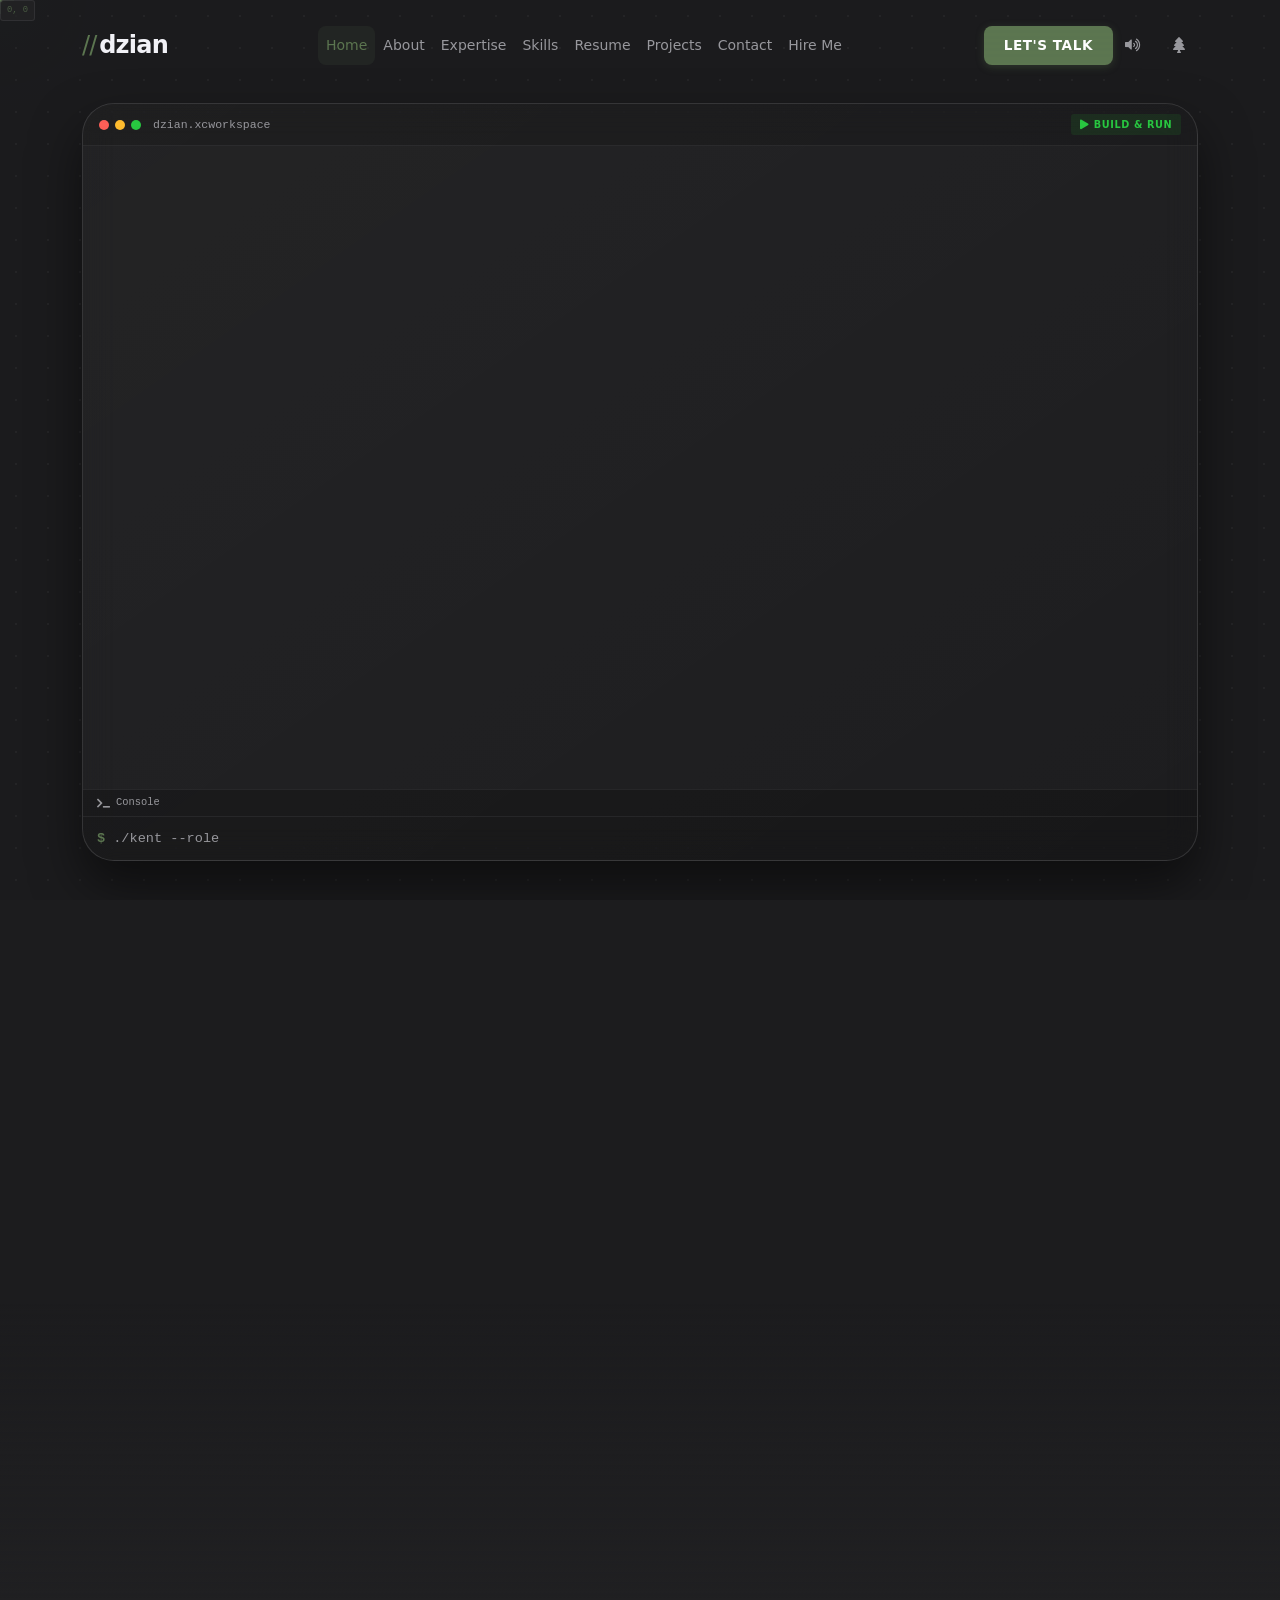
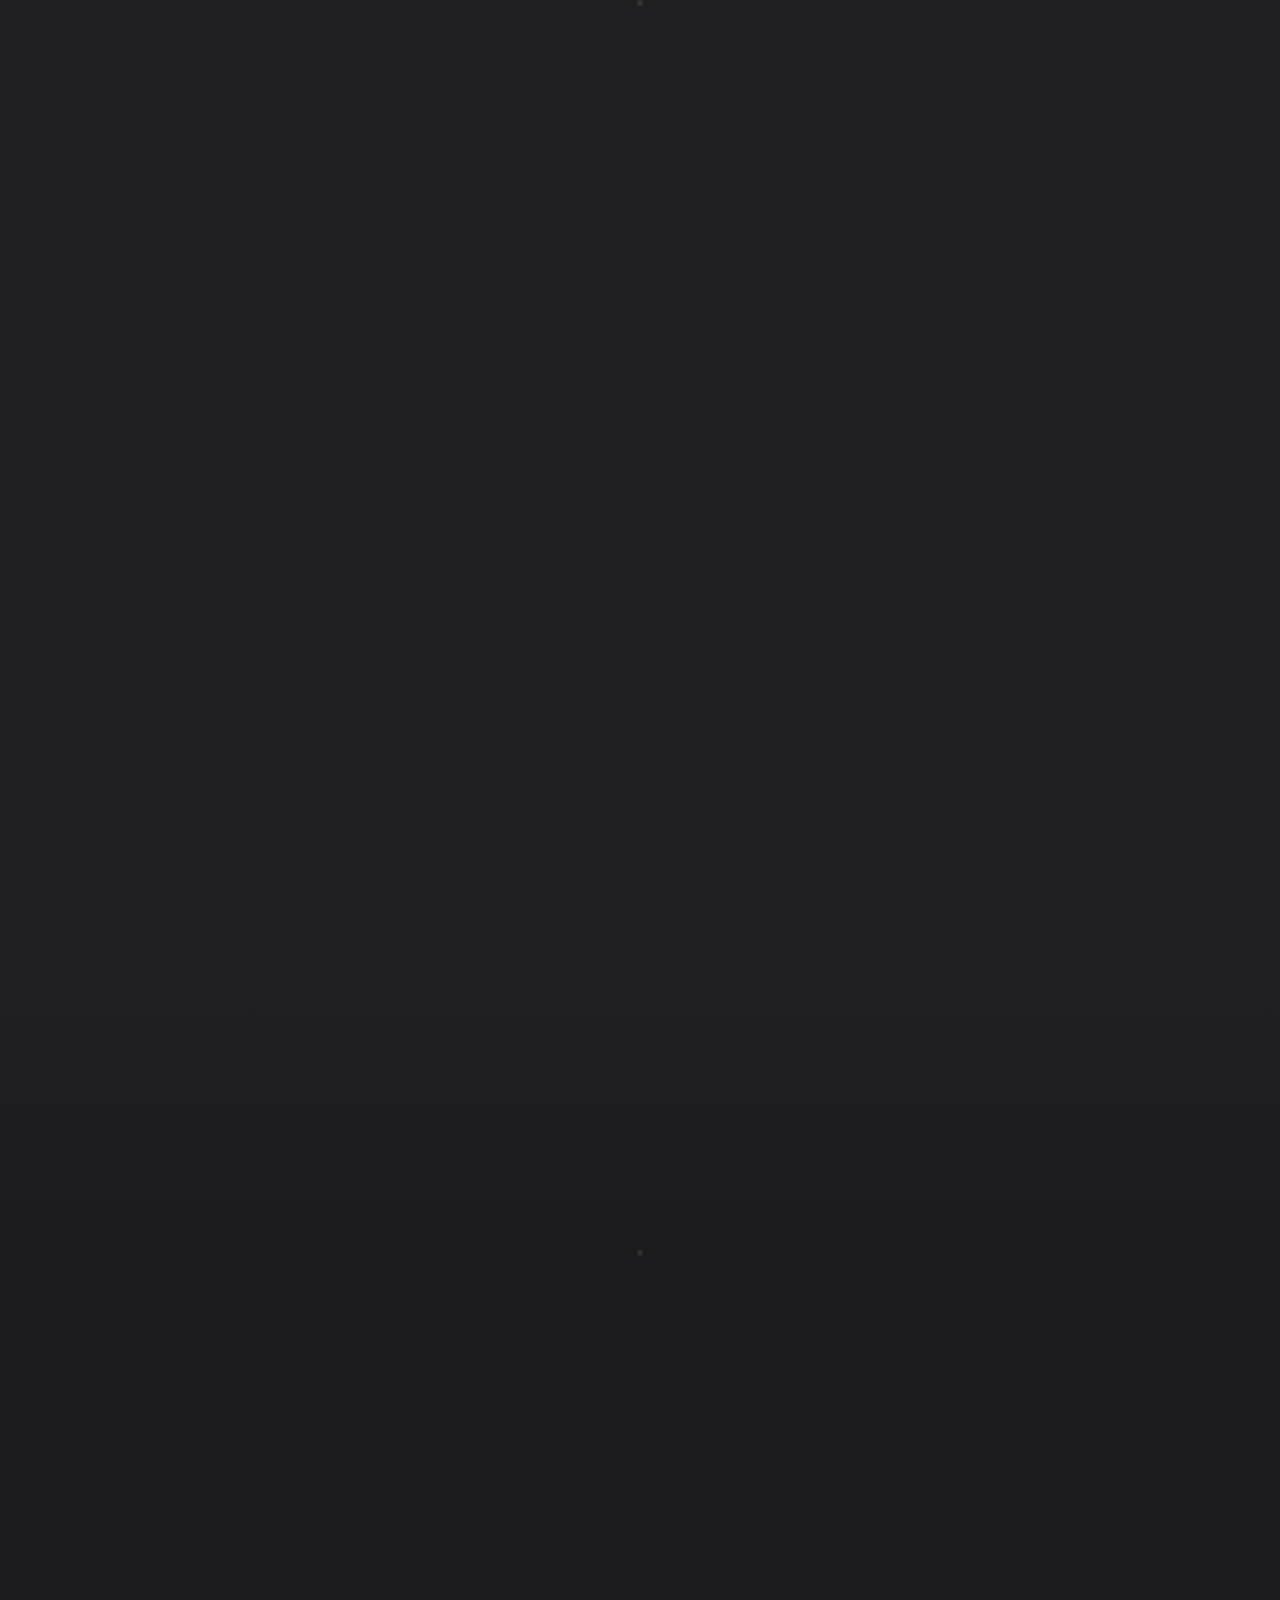
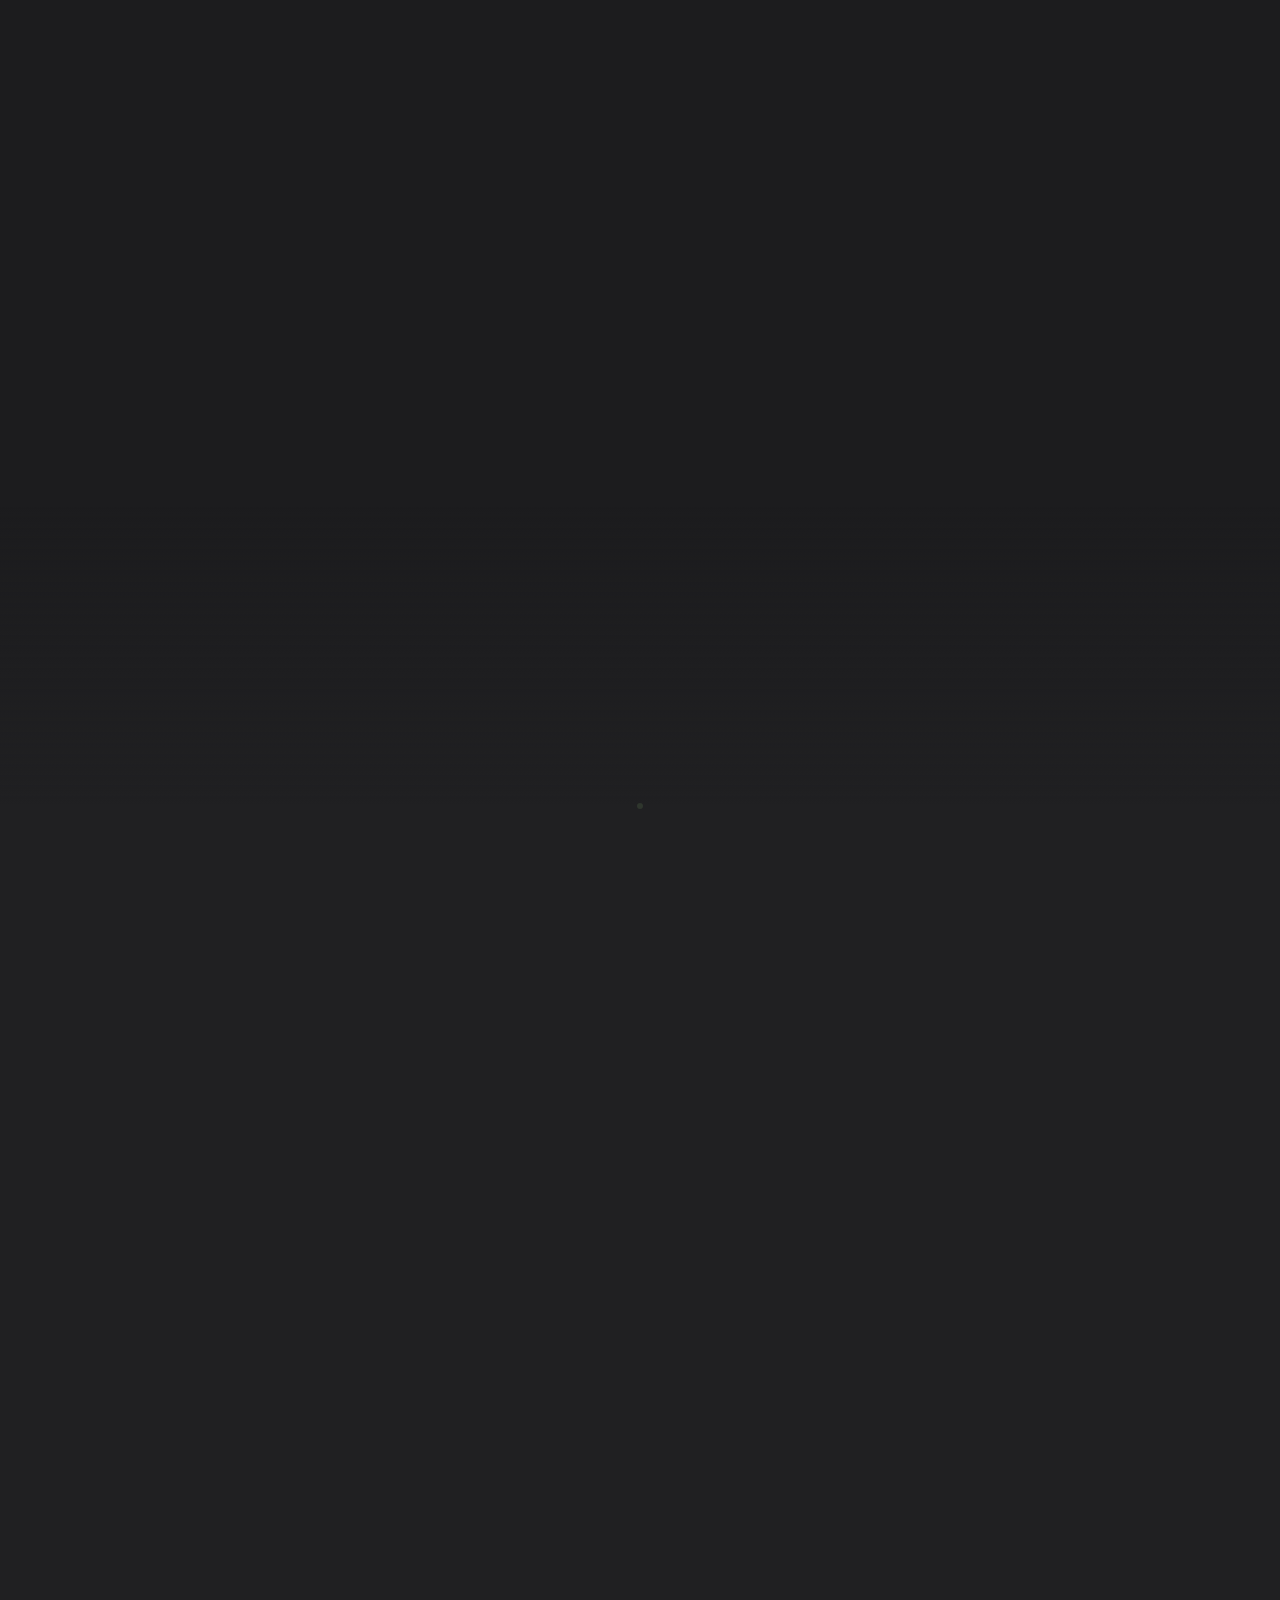
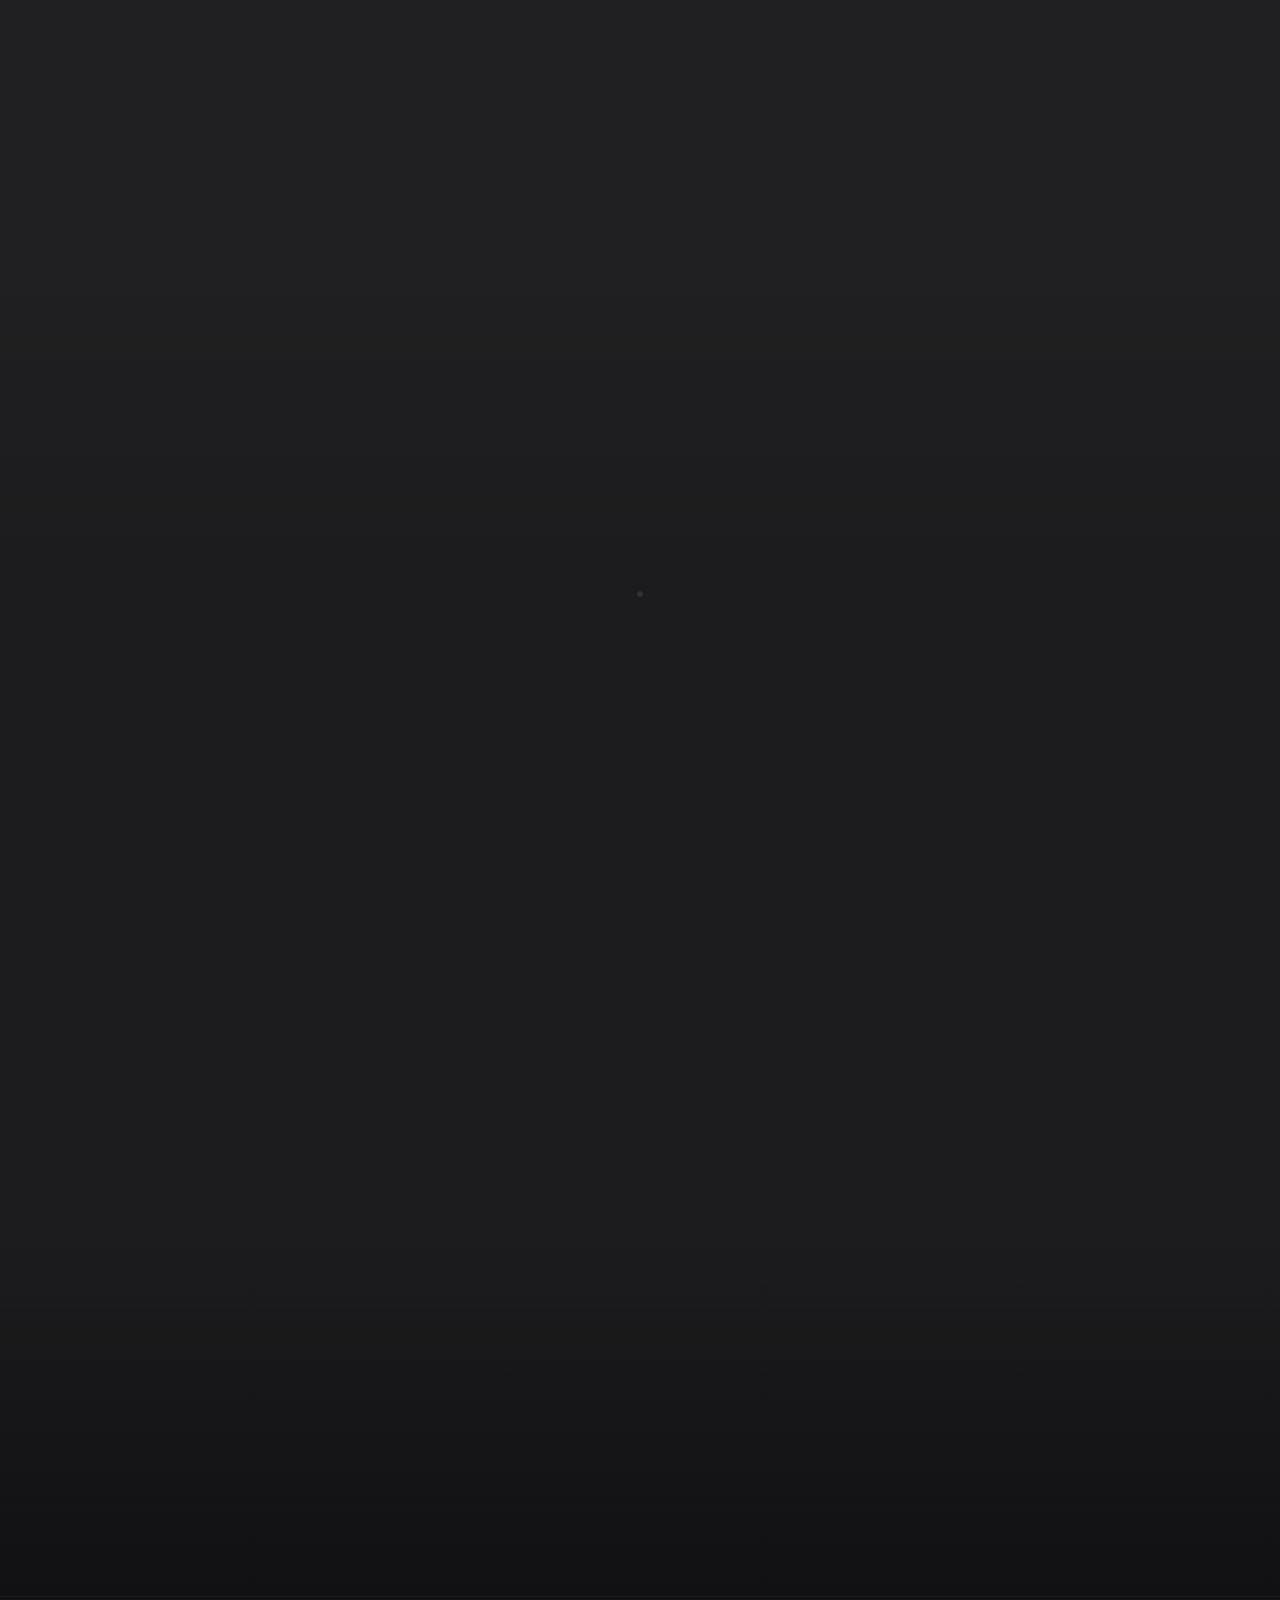
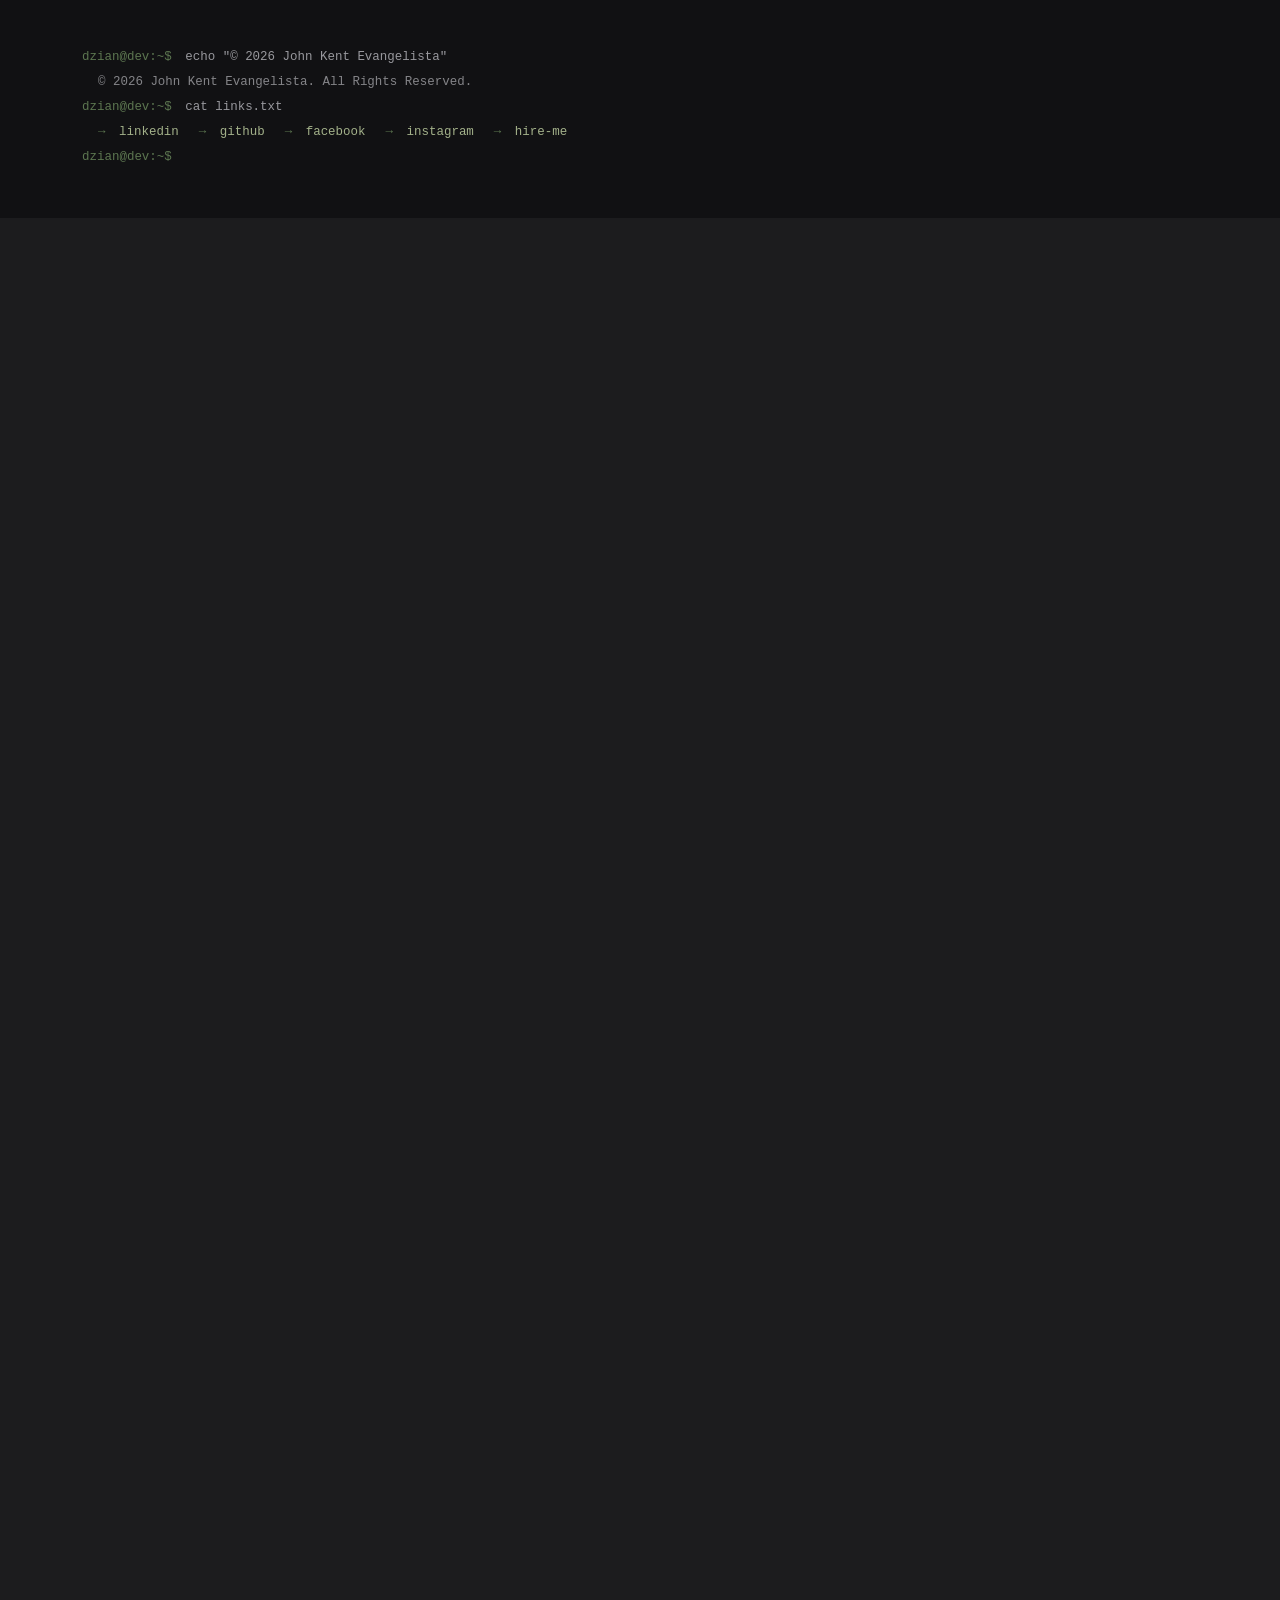
<file: dev.html>
<!DOCTYPE html>
<html lang="en">
<head>
  <meta charset="UTF-8">
  <title>Redirecting…</title>
  <meta http-equiv="refresh" content="0; url=/">
  <link rel="canonical" href="https://dz1an.github.io/">
</head>
<body>
  <p>The dev playground moved to the homepage — <a href="/">continue here</a>.</p>
</body>
</html>
</file>
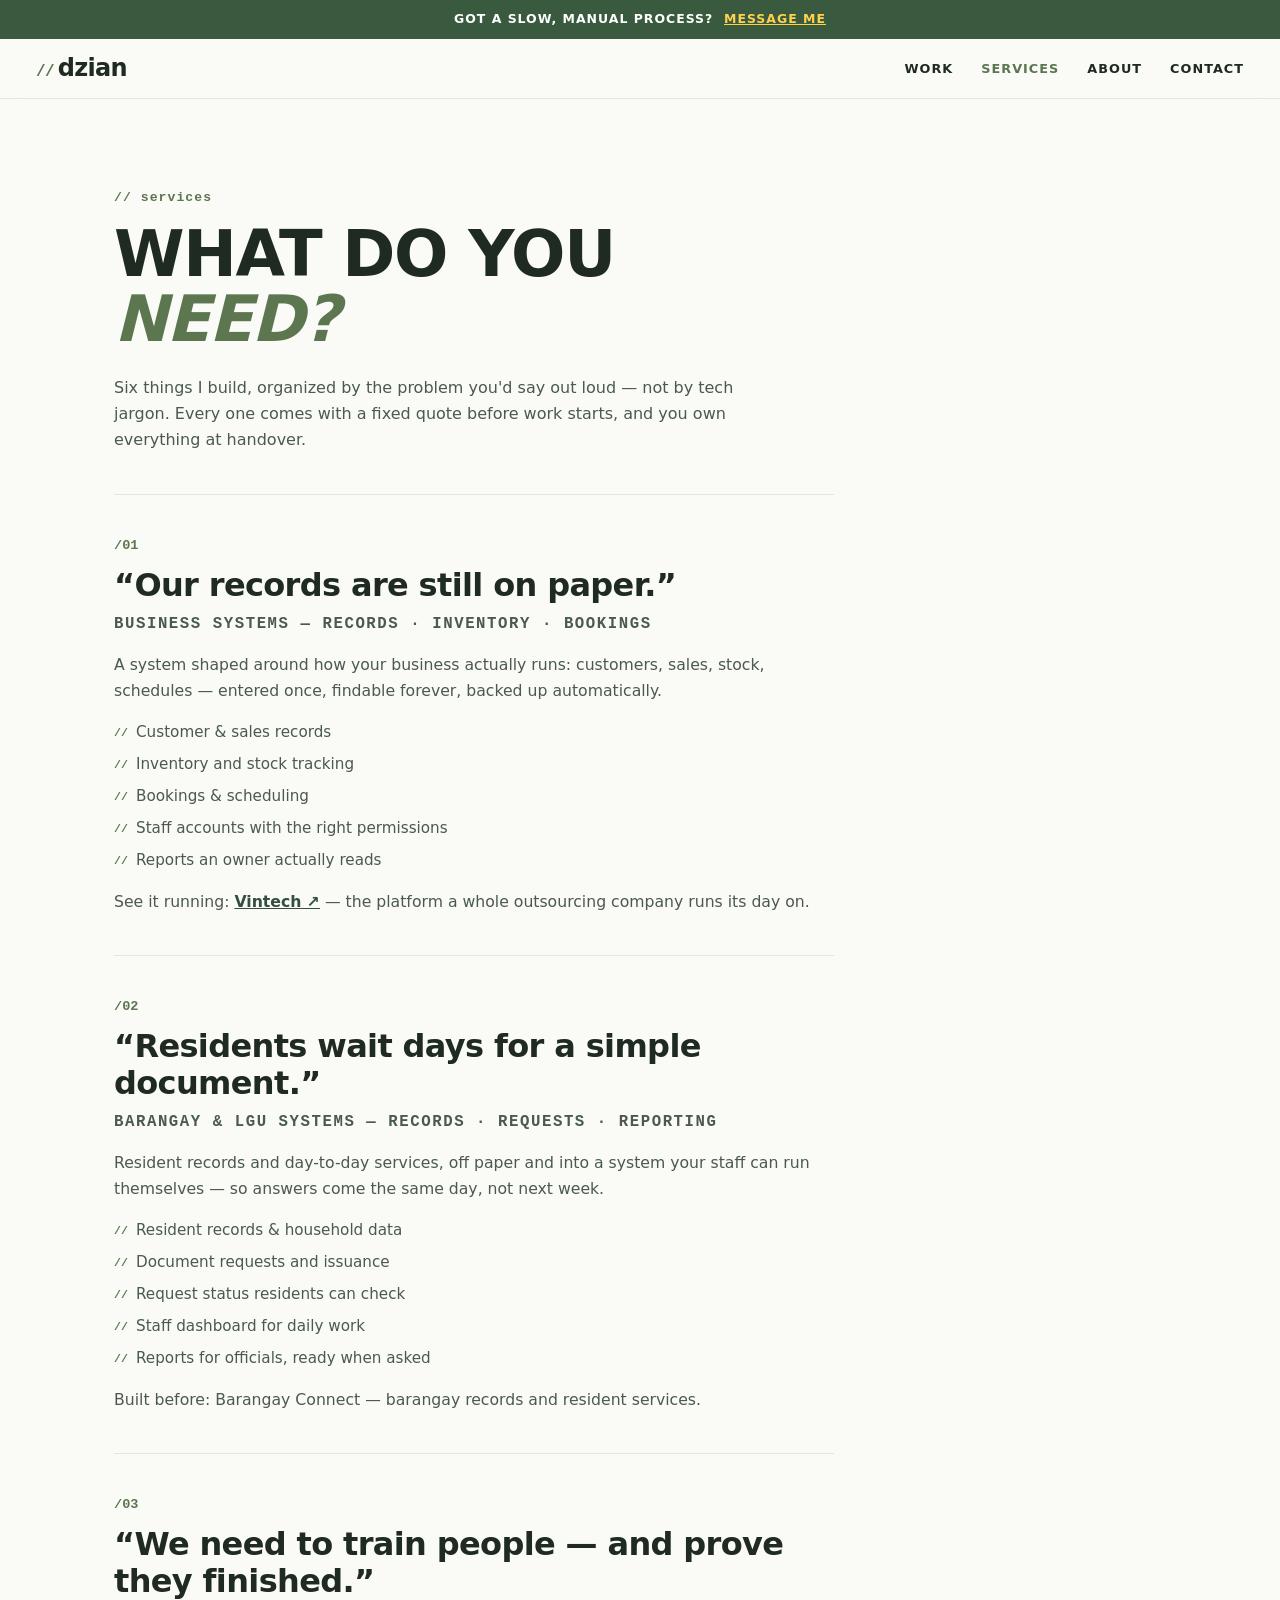
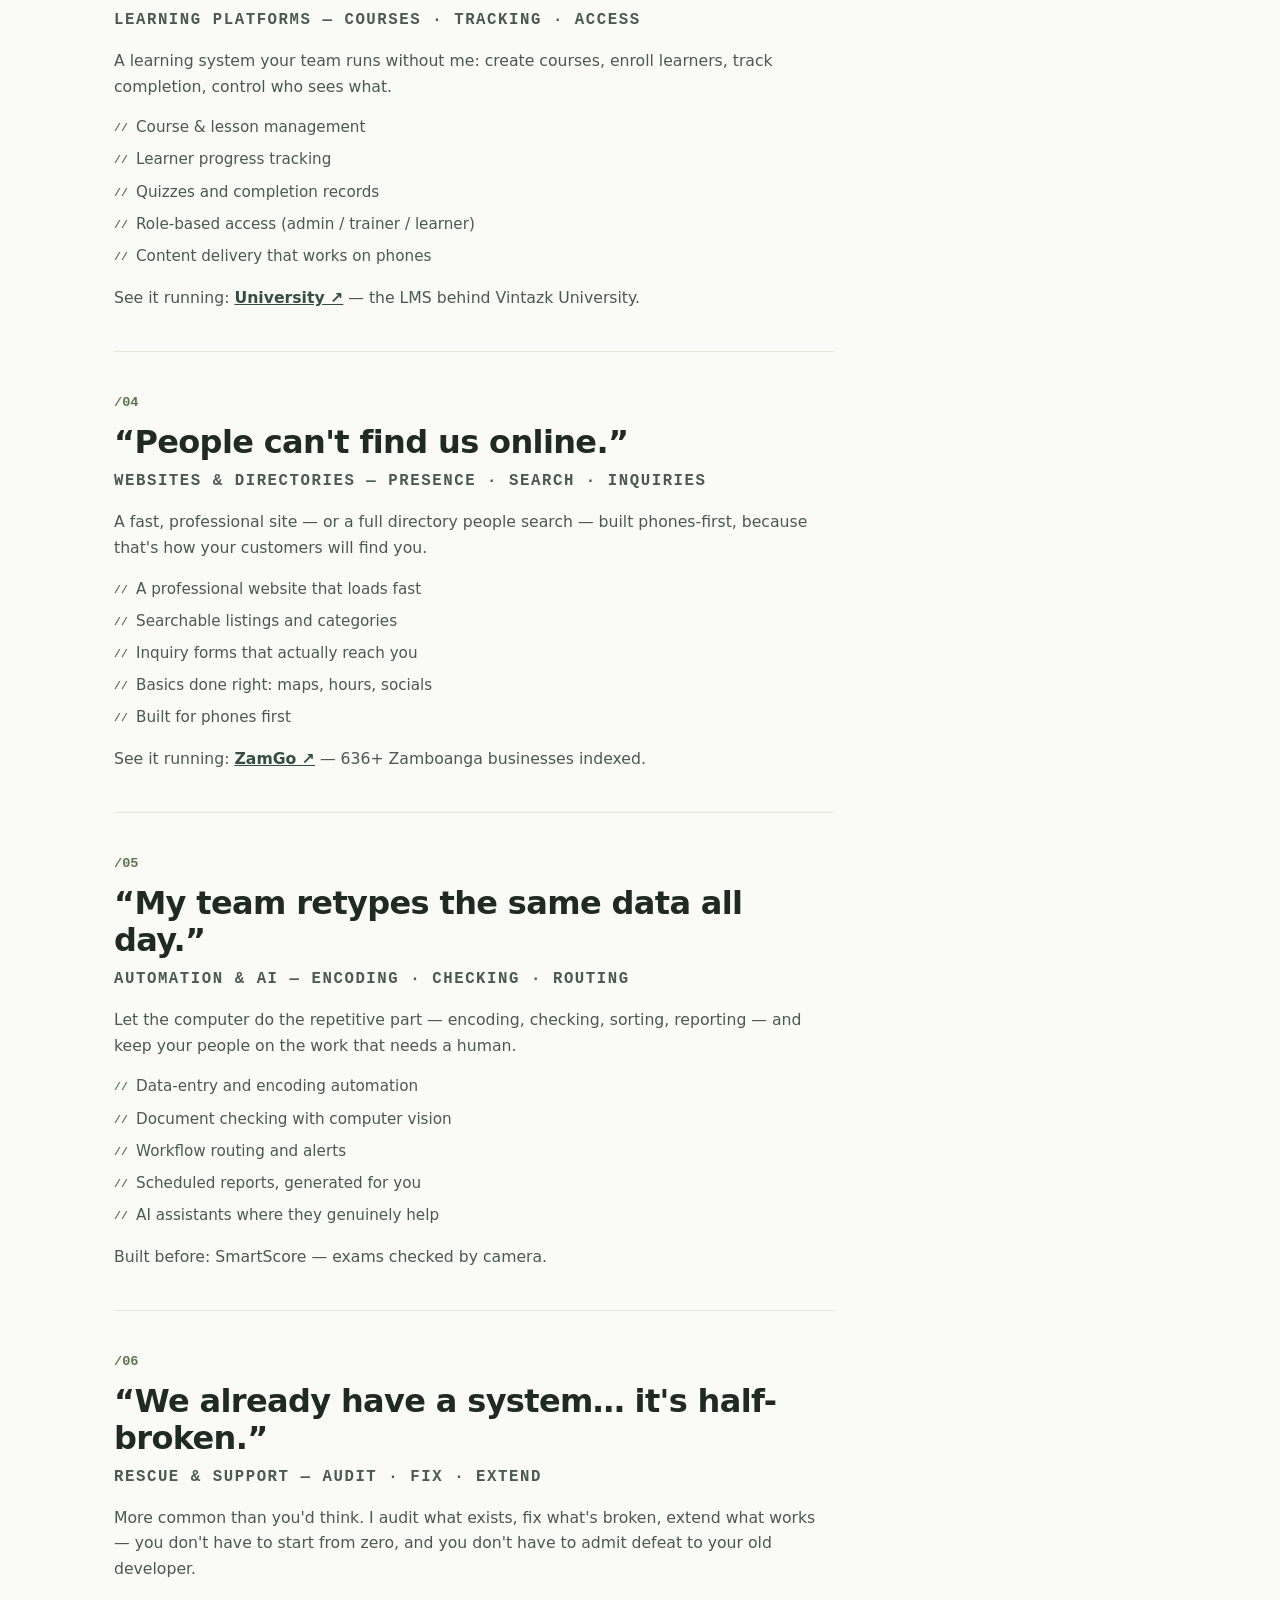
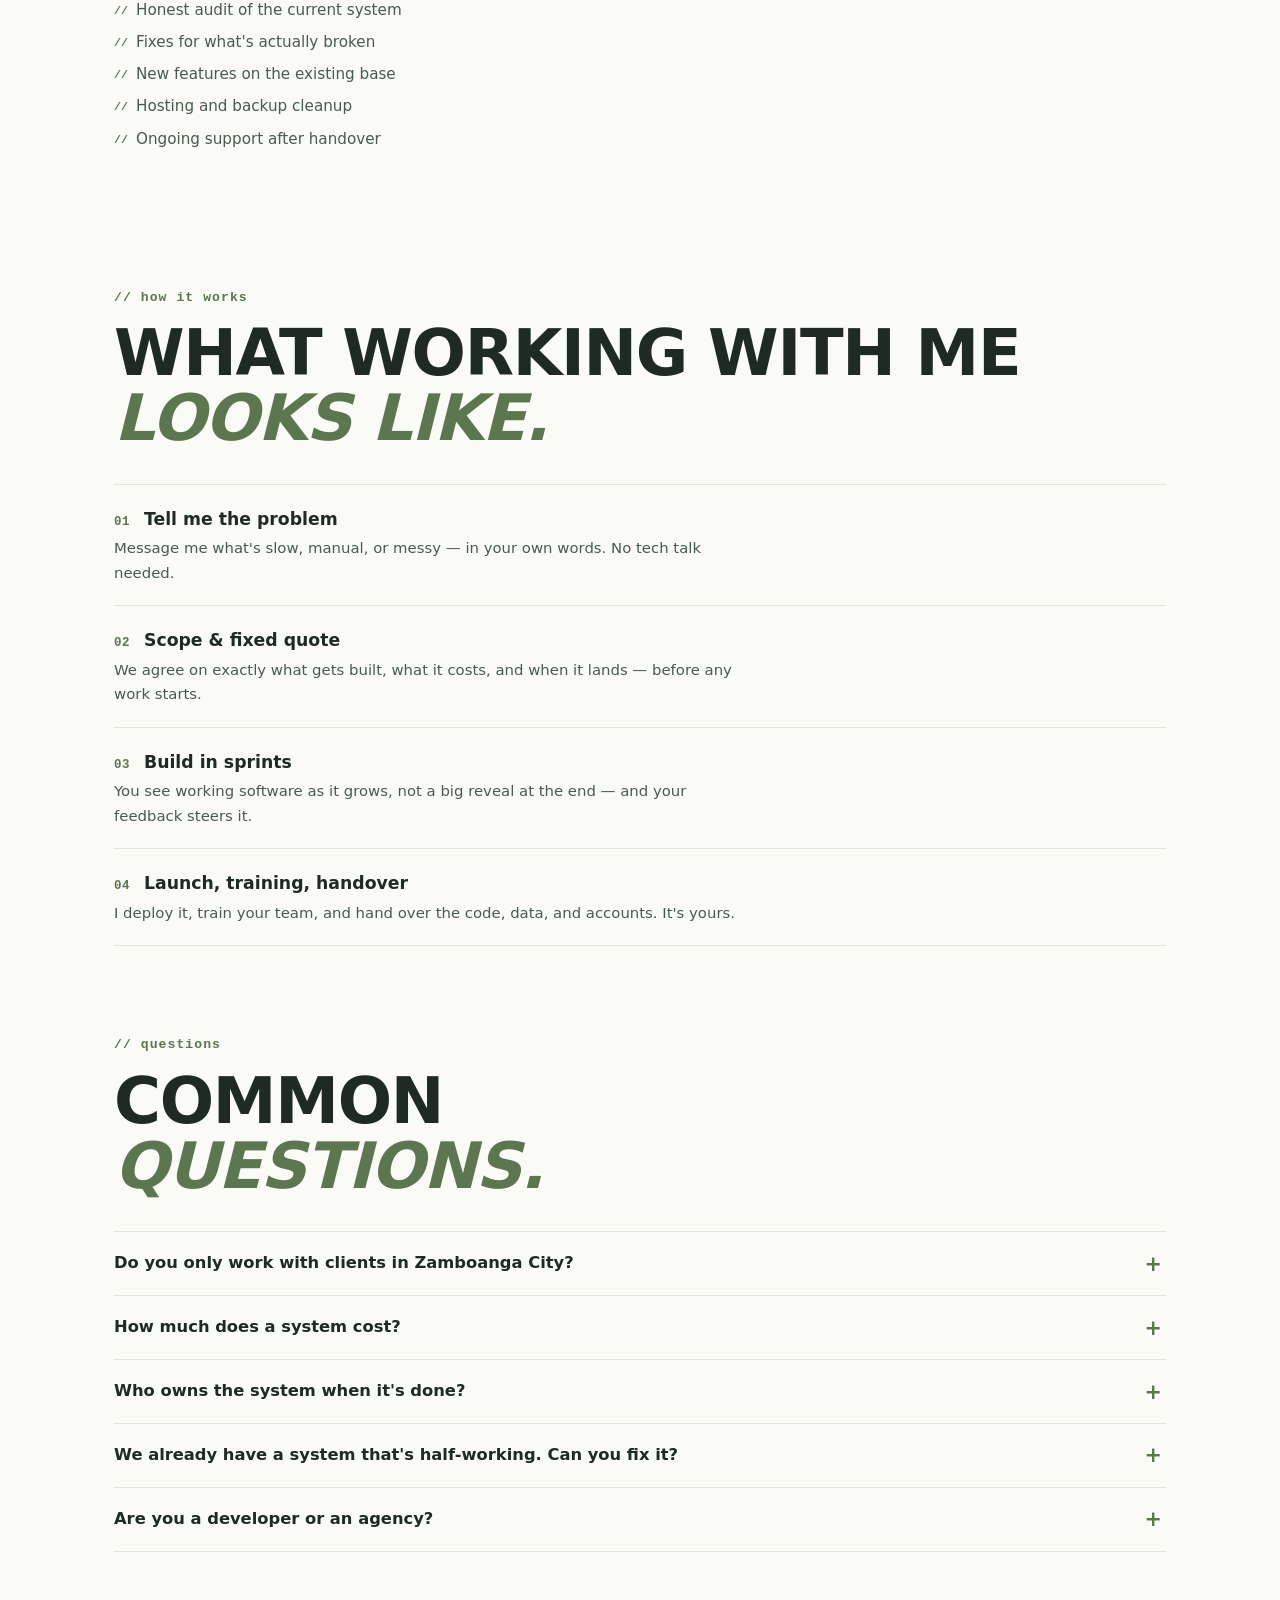
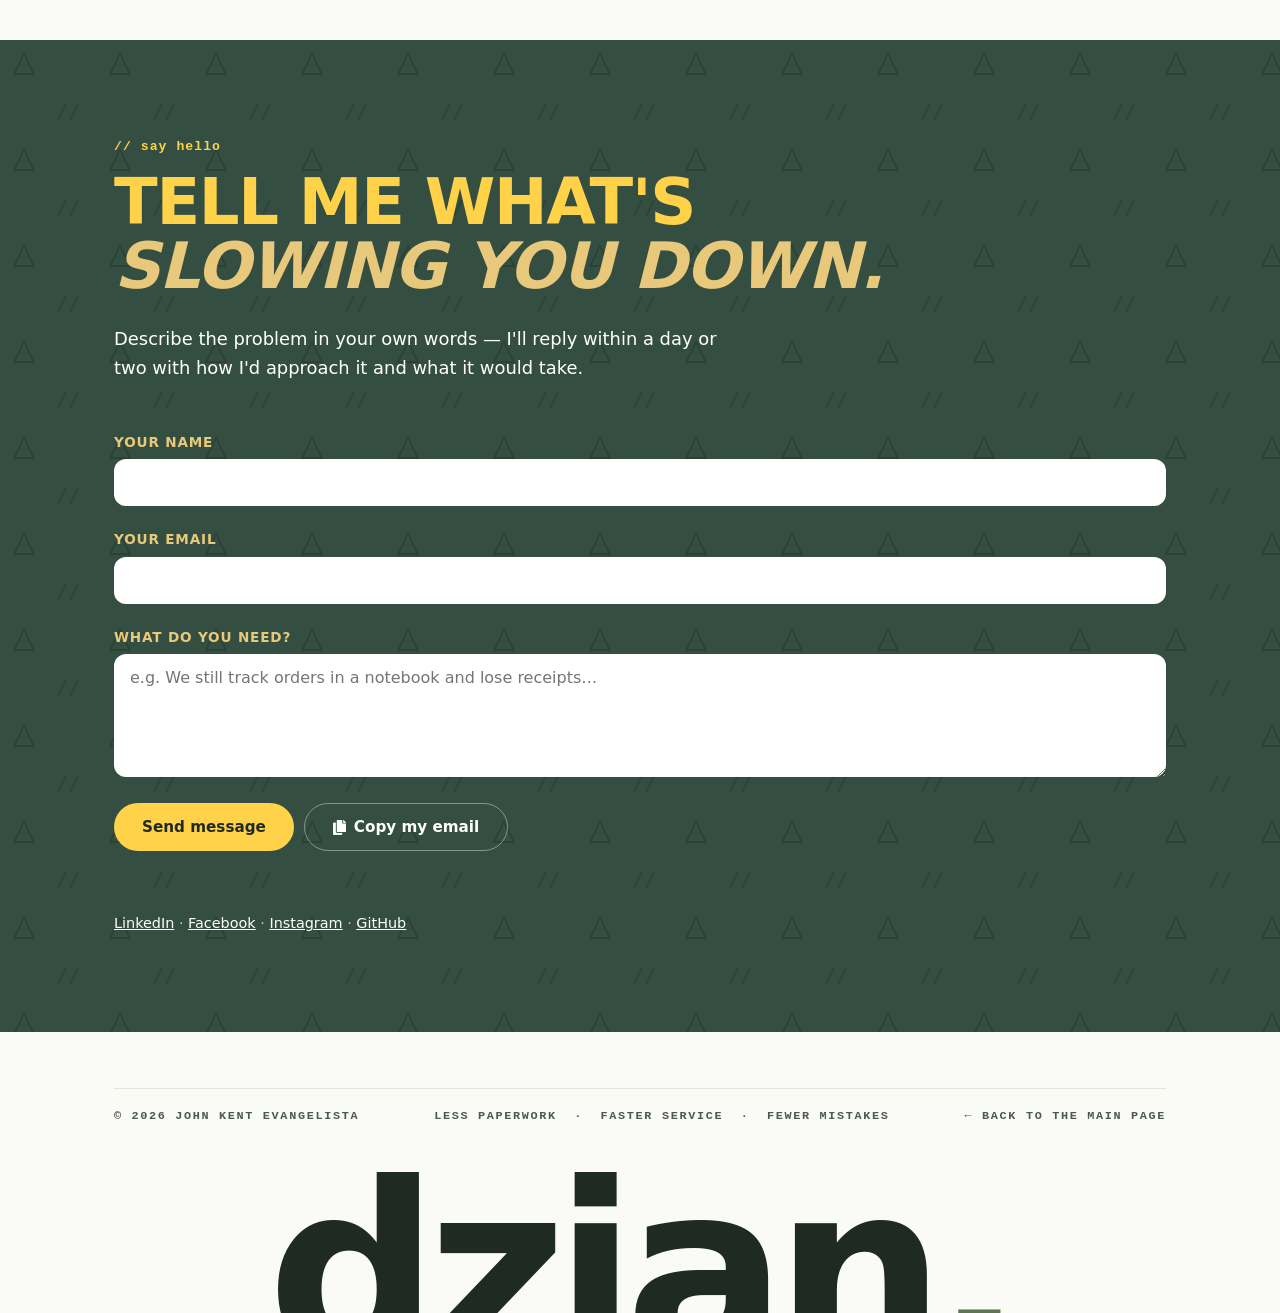
<file: services.html>
<!DOCTYPE html>
<html lang="en">

<head>
  <meta charset="UTF-8">
  <meta name="viewport" content="width=device-width, initial-scale=1, viewport-fit=cover">
  <link rel="icon" type="image/svg+xml" href="favicon.svg">
  <title>Services — John Kent Evangelista | Custom Systems, Zamboanga City</title>
  <meta name="author" content="John Kent Evangelista">
  <meta name="description" content="What do you need? Business systems, barangay & LGU systems, learning platforms, websites & directories, automation & AI, or rescue for a half-broken system — built by one developer in Zamboanga City.">
  <meta name="referrer" content="strict-origin-when-cross-origin">
  <meta name="theme-color" content="#FAFAF7">
  <meta http-equiv="Content-Security-Policy" content="default-src 'self' https:; style-src 'self' 'unsafe-inline' https://fonts.googleapis.com; script-src 'self' 'unsafe-inline' blob: https://cdn.jsdelivr.net; worker-src blob:; font-src 'self' https://fonts.gstatic.com; img-src 'self' data: blob: https:;">

  <link rel="preconnect" href="https://fonts.googleapis.com">
  <link rel="preconnect" href="https://fonts.gstatic.com" crossorigin>
  <link href="https://fonts.googleapis.com/css2?family=Inter:ital,wght@0,300;0,400;0,500;0,600;0,900;1,300;1,900&display=swap" rel="stylesheet" media="print" onload="this.media='all'">

  <link rel="stylesheet" href="vendor/font-awesome/css/all.min.css">
  <link rel="stylesheet" href="css/home.css">

  <meta property="og:title" content="Services — John Kent Evangelista">
  <meta property="og:description" content="Business systems, barangay & LGU systems, learning platforms, websites, automation & AI, and system rescue — organized by what you actually need.">
  <meta property="og:type" content="website">
  <meta property="og:url" content="https://dz1an.github.io/services.html">
  <link rel="canonical" href="https://dz1an.github.io/services.html">
  <meta property="og:image" content="https://dz1an.github.io/images/profile.png">
  <meta name="twitter:card" content="summary_large_image">
  <meta name="twitter:image" content="https://dz1an.github.io/images/profile.png">
  <meta name="twitter:title" content="Services — John Kent Evangelista">
  <meta name="twitter:description" content="Custom systems by need: business, LGU, learning, web, automation, rescue.">
</head>

<body>

  <a class="skip-link" href="#main">Skip to content</a>

  <!-- Triangle cursor (desktop only; JS-driven) -->
  <div class="cursor-tri" id="cursorTri" aria-hidden="true">
    <svg viewBox="0 0 22 22" xmlns="http://www.w3.org/2000/svg"><polygon points="2,2 20,11 2,20" /></svg>
  </div>

  <!-- Announcement bar -->
  <div class="annbar" id="annBar">
    <p><strong>Got a slow, manual process?</strong>&nbsp; <a href="#contact">Message me</a></p>
    <button class="annbar-x" id="annClose" aria-label="Dismiss announcement"><i class="fas fa-xmark"></i></button>
  </div>

  <!-- Nav -->
  <header class="top">
    <div class="wrap top-row">
      <a class="brand" href="main.html" id="top"><span class="brand-sl">//</span>dzian</a>
      <nav class="topnav" aria-label="Main navigation">
        <a href="main.html#work">Work</a>
        <a href="services.html" class="active" aria-current="page">Services</a>
        <a href="main.html#background">About</a>
        <a href="#contact">Contact</a>
      </nav>
    </div>
  </header>

  <main id="main">

    <!-- Page head -->
    <section class="blocklight svc-head">
      <div class="wrap">
        <span class="sec-label">// services</span>
        <h2 class="light-head">What do you<br><em>need?</em></h2>
        <p class="svc-intro">Six things I build, organized by the problem you'd say out loud — not by tech jargon. Every one comes with a fixed quote before work starts, and you own everything at handover.</p>
      </div>
    </section>

    <!-- Needs -->
    <section class="blocklight svc-list">
      <div class="wrap">

        <article class="need" id="n01">
          <span class="need-num">/01</span>
          <h3>“Our records are still on paper.”</h3>
          <p class="need-sub">Business systems — records · inventory · bookings</p>
          <p>A system shaped around how your business actually runs: customers, sales, stock, schedules — entered once, findable forever, backed up automatically.</p>
          <ul class="need-list">
            <li>Customer &amp; sales records</li>
            <li>Inventory and stock tracking</li>
            <li>Bookings &amp; scheduling</li>
            <li>Staff accounts with the right permissions</li>
            <li>Reports an owner actually reads</li>
          </ul>
          <p class="need-proof">See it running: <a href="https://app.vintech.vintazk.com" target="_blank" rel="noopener noreferrer">Vintech ↗</a> — the platform a whole outsourcing company runs its day on.</p>
        </article>

        <article class="need" id="n02">
          <span class="need-num">/02</span>
          <h3>“Residents wait days for a simple document.”</h3>
          <p class="need-sub">Barangay &amp; LGU systems — records · requests · reporting</p>
          <p>Resident records and day-to-day services, off paper and into a system your staff can run themselves — so answers come the same day, not next week.</p>
          <ul class="need-list">
            <li>Resident records &amp; household data</li>
            <li>Document requests and issuance</li>
            <li>Request status residents can check</li>
            <li>Staff dashboard for daily work</li>
            <li>Reports for officials, ready when asked</li>
          </ul>
          <p class="need-proof">Built before: Barangay Connect — barangay records and resident services.</p>
        </article>

        <article class="need" id="n03">
          <span class="need-num">/03</span>
          <h3>“We need to train people — and prove they finished.”</h3>
          <p class="need-sub">Learning platforms — courses · tracking · access</p>
          <p>A learning system your team runs without me: create courses, enroll learners, track completion, control who sees what.</p>
          <ul class="need-list">
            <li>Course &amp; lesson management</li>
            <li>Learner progress tracking</li>
            <li>Quizzes and completion records</li>
            <li>Role-based access (admin / trainer / learner)</li>
            <li>Content delivery that works on phones</li>
          </ul>
          <p class="need-proof">See it running: <a href="https://university.vintazk.com" target="_blank" rel="noopener noreferrer">University ↗</a> — the LMS behind Vintazk University.</p>
        </article>

        <article class="need" id="n04">
          <span class="need-num">/04</span>
          <h3>“People can't find us online.”</h3>
          <p class="need-sub">Websites &amp; directories — presence · search · inquiries</p>
          <p>A fast, professional site — or a full directory people search — built phones-first, because that's how your customers will find you.</p>
          <ul class="need-list">
            <li>A professional website that loads fast</li>
            <li>Searchable listings and categories</li>
            <li>Inquiry forms that actually reach you</li>
            <li>Basics done right: maps, hours, socials</li>
            <li>Built for phones first</li>
          </ul>
          <p class="need-proof">See it running: <a href="https://zamgo.vintazk.com" target="_blank" rel="noopener noreferrer">ZamGo ↗</a> — 636+ Zamboanga businesses indexed.</p>
        </article>

        <article class="need" id="n05">
          <span class="need-num">/05</span>
          <h3>“My team retypes the same data all day.”</h3>
          <p class="need-sub">Automation &amp; AI — encoding · checking · routing</p>
          <p>Let the computer do the repetitive part — encoding, checking, sorting, reporting — and keep your people on the work that needs a human.</p>
          <ul class="need-list">
            <li>Data-entry and encoding automation</li>
            <li>Document checking with computer vision</li>
            <li>Workflow routing and alerts</li>
            <li>Scheduled reports, generated for you</li>
            <li>AI assistants where they genuinely help</li>
          </ul>
          <p class="need-proof">Built before: SmartScore — exams checked by camera.</p>
        </article>

        <article class="need" id="n06">
          <span class="need-num">/06</span>
          <h3>“We already have a system… it's half-broken.”</h3>
          <p class="need-sub">Rescue &amp; support — audit · fix · extend</p>
          <p>More common than you'd think. I audit what exists, fix what's broken, extend what works — you don't have to start from zero, and you don't have to admit defeat to your old developer.</p>
          <ul class="need-list">
            <li>Honest audit of the current system</li>
            <li>Fixes for what's actually broken</li>
            <li>New features on the existing base</li>
            <li>Hosting and backup cleanup</li>
            <li>Ongoing support after handover</li>
          </ul>
        </article>

      </div>
    </section>

    <!-- HOW IT WORKS -->
    <section class="blocklight blockfaq" id="process">
      <div class="wrap">
        <span class="sec-label">// how it works</span>
        <h2 class="light-head">What working with me<br><em>looks like.</em></h2>

        <div class="xrow">
          <div>
            <h3><span class="pnum">01</span> Tell me the problem</h3>
            <p>Message me what's slow, manual, or messy — in your own words. No tech talk needed.</p>
          </div>
        </div>
        <div class="xrow">
          <div>
            <h3><span class="pnum">02</span> Scope &amp; fixed quote</h3>
            <p>We agree on exactly what gets built, what it costs, and when it lands — before any work starts.</p>
          </div>
        </div>
        <div class="xrow">
          <div>
            <h3><span class="pnum">03</span> Build in sprints</h3>
            <p>You see working software as it grows, not a big reveal at the end — and your feedback steers it.</p>
          </div>
        </div>
        <div class="xrow">
          <div>
            <h3><span class="pnum">04</span> Launch, training, handover</h3>
            <p>I deploy it, train your team, and hand over the code, data, and accounts. It's yours.</p>
          </div>
        </div>
      </div>
    </section>

    <!-- FAQ -->
    <section class="blocklight blockfaq" id="faq">
      <div class="wrap">
        <span class="sec-label">// questions</span>
        <h2 class="light-head">Common<br><em>questions.</em></h2>
        <details class="faq-item">
          <summary>Do you only work with clients in Zamboanga City?</summary>
          <p>No — I'm based in Zamboanga City and happy to meet locally, but I work remotely with clients anywhere in the Philippines. Most projects run fully online.</p>
        </details>
        <details class="faq-item">
          <summary>How much does a system cost?</summary>
          <p>It depends on scope, so I quote per project after we talk — a simple website and a full operations platform are very different builds. The quote is fixed before work starts.</p>
        </details>
        <details class="faq-item">
          <summary>Who owns the system when it's done?</summary>
          <p>You do. Code, data, and accounts are handed over to you at launch.</p>
        </details>
        <details class="faq-item">
          <summary>We already have a system that's half-working. Can you fix it?</summary>
          <p>That's common — it's service /06 above. I can audit what exists, fix what's broken, and extend it. You don't have to start from zero.</p>
        </details>
        <details class="faq-item">
          <summary>Are you a developer or an agency?</summary>
          <p>One developer — the person you message is the person who builds. My background and credentials are on the <a href="main.html#background">main page</a>.</p>
        </details>
      </div>
    </section>

    <!-- CONTACT — closing green block -->
    <section class="blockgreen blockcontact" id="contact">
      <div class="wrap">
        <span class="sec-label sec-label-gold">// say hello</span>
        <h2 class="bg-head"><span class="bg-solid">Tell me what's</span><br><span class="bg-italic">slowing you down.</span></h2>
        <p class="bg-body">Describe the problem in your own words — I'll reply within a day or two with how I'd approach it and what it would take.</p>
        <form class="contact-form" id="contactForm" novalidate>
          <label for="contactName">Your name</label>
          <input type="text" id="contactName" name="name" autocomplete="name" required>
          <label for="contactEmail">Your email</label>
          <input type="email" id="contactEmail" name="email" autocomplete="email" required>
          <label for="contactMessage">What do you need?</label>
          <textarea id="contactMessage" name="message" rows="5" placeholder="e.g. We still track orders in a notebook and lose receipts…" required></textarea>
          <input type="text" id="contactHoney" name="_honey" tabindex="-1" autocomplete="off" aria-hidden="true" class="honey">
          <div class="form-row">
            <button type="submit" class="btn btn-gold" id="contactSend">Send message</button>
            <button type="button" class="btn btn-ghostlight" id="contactCopyEmail"><i class="fas fa-copy"></i> Copy my email</button>
          </div>
          <p class="form-result" id="contactResult" role="status" aria-live="polite"></p>
        </form>
        <p class="contact-alt">
          <a href="https://www.linkedin.com/in/john-kent-evangelista-lsswb-482435307/" target="_blank" rel="noopener noreferrer">LinkedIn</a> ·
          <a href="https://www.facebook.com/tabibito12/" target="_blank" rel="noopener noreferrer">Facebook</a> ·
          <a href="https://www.instagram.com/dziannn/" target="_blank" rel="noopener noreferrer">Instagram</a> ·
          <a href="https://github.com/kent-vintazk" target="_blank" rel="noopener noreferrer">GitHub</a>
        </p>
      </div>
    </section>

  </main>

  <footer class="bigfoot">
    <div class="wrap">
      <div class="bf-bar">
        <span>© <span id="year">2026</span> John Kent Evangelista</span>
        <span class="bf-cycle">Less paperwork &nbsp;·&nbsp; Faster service &nbsp;·&nbsp; Fewer mistakes</span>
        <a class="bf-top" href="main.html">← Back to the main page</a>
      </div>
    </div>
    <div class="bf-markwrap" aria-hidden="true">
      <span class="bf-mark">dzian<span class="bf-mark-dot">.</span></span>
    </div>
  </footer>

  <script src="js/home.js"></script>
</body>

</html>
</file>
<file: css/style.css>
/* ========================================
   Design System — CSS Custom Properties
   ======================================== */
:root {
  /* Colors — Sage Green Palette (macOS-style: same accents both modes) */
  --color-primary: #5C7650;
  --color-primary-dark: #3A5A40;
  --color-primary-light: rgba(92, 118, 80, 0.12);
  --color-primary-glow: rgba(92, 118, 80, 0.2);
  --color-accent: #A3B18A;
  --color-accent-light: rgba(163, 177, 138, 0.15);
  --color-amber: #A3B18A;
  --color-amber-light: rgba(163, 177, 138, 0.15);
  --color-rose: #344E41;

  /* Neutrals — Dark Mode (default, macOS-style neutral darks) */
  --color-white: #ffffff;
  --color-bg: #1c1c1e;
  --color-bg-alt: #202022;
  --color-bg-muted: #3a3a3c;
  --color-bg-card: #242426;
  --color-border: rgba(255, 255, 255, 0.1);
  --color-border-light: rgba(255, 255, 255, 0.06);
  --color-text-muted: #98989d;
  --color-text: #d1d1d6;
  --color-text-dark: #f2f2f7;

  /* Gradient */
  --gradient-hero: linear-gradient(135deg, #344E41 0%, #3A5A40 50%, #5C7650 100%);
  --gradient-text: linear-gradient(135deg, #A3B18A, #DAD7CD, #5C7650);
  --gradient-card: linear-gradient(145deg, rgba(255, 255, 255, 0.04), rgba(255, 255, 255, 0.01));
  --gradient-glass: linear-gradient(135deg, rgba(255, 255, 255, 0.06), rgba(255, 255, 255, 0.02));

  /* Shadows — Dark mode */
  --shadow-sm: 0 1px 3px rgba(0, 0, 0, 0.3);
  --shadow-md: 0 4px 20px rgba(0, 0, 0, 0.3);
  --shadow-lg: 0 10px 40px rgba(0, 0, 0, 0.4);
  --shadow-xl: 0 25px 50px rgba(0, 0, 0, 0.5);
  --shadow-glow: 0 0 40px rgba(92, 118, 80, 0.15);
  --shadow-card: 0 4px 24px rgba(0, 0, 0, 0.25), 0 0 1px rgba(255, 255, 255, 0.05);

  /* Radius */
  --radius-sm: 0.5rem;
  --radius-md: 0.875rem;
  --radius-lg: 1.25rem;
  --radius-xl: 1.75rem;
  --radius-2xl: 2rem;
  --radius-full: 9999px;

  /* Transitions */
  --transition-fast: 150ms cubic-bezier(0.4, 0, 0.2, 1);
  --transition-base: 300ms cubic-bezier(0.4, 0, 0.2, 1);
  --transition-slow: 500ms cubic-bezier(0.4, 0, 0.2, 1);
  --transition-spring: 500ms cubic-bezier(0.34, 1.56, 0.64, 1);

  /* Fonts */
  --font-body: 'Inter', system-ui, -apple-system, sans-serif;
  --font-display: 'Inter', system-ui, -apple-system, sans-serif;

  /* Dark-specific */
  --particle-color: 92, 118, 80;
  --nav-scrolled-bg: rgba(28, 28, 30, 0.9);
  --hero-badge-bg: rgba(163, 177, 138, 0.12);
  --hero-badge-border: rgba(163, 177, 138, 0.2);
  --hero-badge-color: #A3B18A;
  --blob-1-color: rgba(92, 118, 80, 0.03);
  --blob-2-color: rgba(58, 90, 64, 0.025);
  --blob-3-color: rgba(163, 177, 138, 0.02);
  --dot-grid-color: rgba(255, 255, 255, 0.02);
  --footer-bg: #111113;
  --footer-text: rgba(255, 255, 255, 0.4);
  --footer-icon-bg: rgba(255, 255, 255, 0.06);
  --footer-icon-color: rgba(255, 255, 255, 0.4);
  --footer-icon-border: rgba(255, 255, 255, 0.08);
  --ripple-color: rgba(255, 255, 255, 0.15);
  --cursor-ring-border: rgba(92, 118, 80, 0.4);
  --cursor-ring-hover-bg: rgba(92, 118, 80, 0.08);
  --cursor-ring-hover-border: rgba(92, 118, 80, 0.2);
}

/* ========================================
   Light Theme Override
   ======================================== */
[data-theme="light"] {
  --color-primary: #3A5A40;
  --color-primary-dark: #344E41;
  --color-primary-light: rgba(58, 90, 64, 0.08);
  --color-primary-glow: rgba(58, 90, 64, 0.12);
  --color-accent: #5C7650;
  --color-accent-light: rgba(92, 118, 80, 0.1);
  --color-amber: #5C7650;
  --color-amber-light: rgba(92, 118, 80, 0.1);
  --color-rose: #344E41;

  --color-bg: #f6f5f2;
  --color-bg-alt: #f2f1ee;
  --color-bg-muted: #e5e4e0;
  --color-bg-card: #ffffff;
  --color-border: rgba(52, 78, 65, 0.1);
  --color-border-light: rgba(52, 78, 65, 0.05);
  --color-text-muted: #6b7c6e;
  --color-text: #2d3a30;
  --color-text-dark: #1a2e22;

  --gradient-text: linear-gradient(135deg, #344E41, #3A5A40, #5C7650);
  --gradient-card: linear-gradient(145deg, rgba(255, 255, 255, 0.9), rgba(246, 245, 242, 0.5));
  --gradient-glass: linear-gradient(135deg, rgba(255, 255, 255, 0.4), rgba(246, 245, 242, 0.2));

  --shadow-sm: 0 1px 3px rgba(0, 0, 0, 0.05);
  --shadow-md: 0 4px 16px rgba(0, 0, 0, 0.07);
  --shadow-lg: 0 8px 30px rgba(0, 0, 0, 0.09);
  --shadow-xl: 0 20px 50px rgba(0, 0, 0, 0.11);
  --shadow-glow: 0 0 30px rgba(58, 90, 64, 0.08);
  --shadow-card: 0 2px 12px rgba(0, 0, 0, 0.05), 0 1px 3px rgba(0, 0, 0, 0.03);

  --particle-color: 58, 90, 64;
  --nav-scrolled-bg: rgba(246, 245, 242, 0.92);
  --hero-badge-bg: rgba(58, 90, 64, 0.1);
  --hero-badge-border: rgba(58, 90, 64, 0.18);
  --hero-badge-color: #344E41;
  --blob-1-color: rgba(58, 90, 64, 0.04);
  --blob-2-color: rgba(92, 118, 80, 0.03);
  --blob-3-color: rgba(163, 177, 138, 0.03);
  --dot-grid-color: rgba(52, 78, 65, 0.03);
  --footer-bg: #344E41;
  --footer-text: rgba(218, 215, 205, 0.6);
  --footer-icon-bg: rgba(218, 215, 205, 0.08);
  --footer-icon-color: rgba(218, 215, 205, 0.5);
  --footer-icon-border: rgba(218, 215, 205, 0.1);
  --ripple-color: rgba(218, 215, 205, 0.35);
  --cursor-ring-border: rgba(58, 90, 64, 0.4);
  --cursor-ring-hover-bg: rgba(58, 90, 64, 0.05);
  --cursor-ring-hover-border: rgba(58, 90, 64, 0.2);
}

/* ========================================
   Creative Mode — Full-screen 3D Playground
   Portfolio hidden, interactive scene takes over
   ======================================== */

/* --- 3D Canvas: full viewport --- */
#creativeCanvas {
  position: fixed;
  top: 0;
  left: 0;
  width: 100vw;
  height: 100vh;
  z-index: 0;
  display: none;
  pointer-events: none;
}

/* --- Creative HUD: floating glass overlay --- */
.creative-hud {
  display: none;
  position: fixed;
  top: 0;
  left: 0;
  width: 100%;
  height: 100%;
  /* MUST sit above .creative-scroll (1001). This element is position:fixed with
     a z-index, so it creates a stacking context: every child is clamped to THIS
     layer no matter what z-index it declares. At 1000 the whole HUD — social
     buttons, hint, credits — sat under the full-viewport scroll overlay and
     nothing down there could be clicked. Raising it is safe because the HUD is
     pointer-events:none, so scroll and drag still pass through to the container
     beneath; only children that opt back in with pointer-events:auto are hit. */
  z-index: 1002;
  pointer-events: none;
}

.creative-hud > * {
  pointer-events: auto;
}

/* Cinematic vignette overlay */
.creative-hud::before {
  content: '';
  position: fixed;
  inset: 0;
  pointer-events: none;
  z-index: 999;
  background: radial-gradient(ellipse at center, transparent 50%, rgba(12, 18, 16, 0.4) 100%);
}

/* Top bar — glass pill with brand + back button */
.creative-hud-top {
  position: fixed;
  top: 20px;
  left: 50%;
  transform: translateX(-50%);
  z-index: 1010;
  display: flex;
  align-items: center;
  gap: 16px;
  padding: 10px 20px;
  background: rgba(12, 18, 16, 0.25);
  -webkit-backdrop-filter: blur(40px) saturate(150%);
  backdrop-filter: blur(40px) saturate(150%);
  border: 1px solid rgba(163, 177, 138, 0.08);
  border-radius: 9999px;
  box-shadow: 0 4px 24px rgba(0, 0, 0, 0.15);
}

.creative-hud-brand {
  font-family: var(--font-display);
  font-weight: 700;
  font-size: 0.95rem;
  color: #A3B18A;
  letter-spacing: 0.02em;
  white-space: nowrap;
}

.creative-hud-brand .brand-slash {
  color: #5C7650;
}

.creative-hud-brand .brand-dot {
  color: #6B8F71;
}

.creative-hud-divider {
  width: 1px;
  height: 20px;
  background: rgba(255, 255, 255, 0.15);
}

.creative-hud-back {
  display: flex;
  align-items: center;
  gap: 6px;
  padding: 6px 14px;
  background: rgba(12, 18, 16, 0.2);
  border: 1px solid rgba(163, 177, 138, 0.1);
  border-radius: 9999px;
  color: rgba(163, 177, 138, 0.7);
  font-family: var(--font-body);
  font-size: 0.8rem;
  font-weight: 500;
  cursor: pointer;
  transition: all 0.25s ease;
  text-decoration: none;
}

.creative-hud-back:hover {
  background: rgba(92, 118, 80, 0.2);
  color: #DAD7CD;
  border-color: rgba(163, 177, 138, 0.35);
}

/* Bottom hint */
.creative-hud-hint {
  position: absolute;
  bottom: 28px;
  left: 50%;
  transform: translateX(-50%);
  display: flex;
  align-items: center;
  gap: 12px;
  padding: 10px 20px;
  background: rgba(52, 78, 65, 0.15);
  -webkit-backdrop-filter: blur(30px) saturate(160%);
  backdrop-filter: blur(30px) saturate(160%);
  border: 1px solid rgba(163, 177, 138, 0.1);
  border-radius: 9999px;
  box-shadow: 0 4px 20px rgba(0, 0, 0, 0.15);
  transition: opacity 0.5s ease;
}

.creative-hud-hint span {
  color: rgba(163, 177, 138, 0.5);
  font-size: 0.78rem;
  font-weight: 400;
  font-family: var(--font-body);
  white-space: nowrap;
}

.creative-hud-hint kbd {
  display: inline-flex;
  align-items: center;
  padding: 2px 8px;
  background: rgba(92, 118, 80, 0.15);
  border: 1px solid rgba(163, 177, 138, 0.2);
  border-radius: 6px;
  color: #A3B18A;
  font-family: var(--font-body);
  font-size: 0.72rem;
  font-weight: 500;
}

/* Stats corner */
/* Hint wording follows the input device: mouse gets "click", touch gets "tap".
   Done in CSS so there is no JS/UA sniffing to keep in sync. */
.hint-coarse { display: none; }
@media (pointer: coarse) {
  .hint-fine { display: none; }
  .hint-coarse { display: inline; }
}

.creative-hud-stats {
  position: fixed;
  bottom: 48px;
  right: 28px;
  z-index: 99999;
  display: flex;
  flex-direction: column;
  align-items: flex-end;
  gap: 4px;
  font-family: 'SF Mono', 'Fira Code', monospace;
  font-size: 0.68rem;
  color: rgba(163, 177, 138, 0.3);
  letter-spacing: 0.04em;
}

/* Music credit */
.creative-music-credit {
  position: fixed;
  bottom: 28px;
  right: 28px;
  z-index: 99999;
  font-family: var(--font-body);
  font-size: 0.65rem;
  font-weight: 400;
  color: rgba(163, 177, 138, 0.3);
  letter-spacing: 0.02em;
}

.creative-music-credit i {
  margin-right: 3px;
  font-size: 0.55rem;
}


@media (max-width: 768px) {
  .creative-music-credit {
    display: none;
  }
}

/* Social links + mute in creative mode */
.creative-hud-social {
  position: fixed;
  bottom: 28px;
  left: 28px;
  z-index: 1010;
  display: flex;
  gap: 8px;
}

.creative-mute-btn {
  display: flex;
  align-items: center;
  justify-content: center;
  width: 36px;
  height: 36px;
  background: rgba(12, 18, 16, 0.25);
  -webkit-backdrop-filter: blur(20px);
  backdrop-filter: blur(20px);
  border: 1px solid rgba(163, 177, 138, 0.08);
  border-radius: 50%;
  color: rgba(163, 177, 138, 0.35);
  font-size: 0.85rem;
  cursor: pointer;
  transition: all 0.25s ease;
  padding: 0;
}

.creative-mute-btn:hover {
  color: #A3B18A;
  border-color: rgba(163, 177, 138, 0.2);
  background: rgba(12, 18, 16, 0.4);
}

.creative-mute-btn.muted i::before {
  content: "\f6a9";
}

.creative-hud-social a {
  display: flex;
  align-items: center;
  justify-content: center;
  width: 36px;
  height: 36px;
  background: rgba(12, 18, 16, 0.25);
  -webkit-backdrop-filter: blur(20px);
  backdrop-filter: blur(20px);
  border: 1px solid rgba(163, 177, 138, 0.08);
  border-radius: 50%;
  color: rgba(163, 177, 138, 0.35);
  font-size: 0.85rem;
  text-decoration: none;
  transition: all 0.25s ease;
}

.creative-hud-social a:hover {
  background: rgba(92, 118, 80, 0.2);
  color: #A3B18A;
  border-color: rgba(163, 177, 138, 0.3);
}

/* === Creative mode cinematic transition === */
.creative-transition {
  position: fixed;
  top: 0;
  left: 0;
  width: 100vw;
  height: 100vh;
  z-index: 99999;
  background: #0C1210;
  opacity: 0;
  pointer-events: none;
  transition: opacity 0.6s cubic-bezier(0.4, 0, 0.2, 1);
}

.creative-transition.ct-active {
  opacity: 1;
  pointer-events: all;
}

.creative-transition.ct-fade-out {
  opacity: 0;
}

/* --- Creative mode active: hide portfolio, show journey --- */
[data-theme="creative"] .navbar,
[data-theme="creative"] #home,
[data-theme="creative"] #about,
[data-theme="creative"] #expertise,
[data-theme="creative"] #skills,
[data-theme="creative"] #resume,
[data-theme="creative"] #projects,
[data-theme="creative"] #contact,
[data-theme="creative"] .footer,
[data-theme="creative"] .scroll-progress,
[data-theme="creative"] .scroll-spy-widget,
[data-theme="creative"] .custom-cursor,
[data-theme="creative"] .cursor-glow {
  display: none !important;
}

[data-theme="creative"] body {
  overflow: hidden;
  background: #0C1210;
}

[data-theme="creative"] body::before,
[data-theme="creative"] body::after {
  display: none !important;
}

[data-theme="creative"] .creative-hud {
  display: block;
}

/* Cursor */
[data-theme="creative"] body,
[data-theme="creative"] #creativeCanvas {
  cursor: crosshair !important;
}

[data-theme="creative"] .creative-hud-back,
[data-theme="creative"] .creative-hud-social a,
[data-theme="creative"] .creative-cta-btn,
[data-theme="creative"] .creative-cta-outline {
  cursor: pointer !important;
}

/* === Scroll container — drives the 3D camera === */
.creative-scroll {
  position: fixed;
  top: 0;
  left: 0;
  width: 100%;
  height: 100vh;
  overflow-y: auto;
  overflow-x: hidden;
  z-index: 1001;
  scrollbar-width: none;
  -ms-overflow-style: none;
  pointer-events: auto;
  scroll-snap-type: y mandatory;
  -webkit-overflow-scrolling: touch;
}

.creative-scroll::-webkit-scrollbar {
  display: none;
}

/* === Scroll progress bar === */
.creative-scroll-progress {
  position: fixed;
  top: 0;
  left: 0;
  height: 1px;
  width: 0%;
  background: linear-gradient(90deg, rgba(92, 118, 80, 0.35), rgba(163, 177, 138, 0.6), rgba(232, 200, 122, 0.55));
  z-index: 1010;
  transition: width 0.1s linear;
  pointer-events: none;
}

/* Chapter progress dots */
.creative-dots {
  position: fixed;
  right: 24px;
  top: 50%;
  transform: translateY(-50%);
  z-index: 1010;
  display: flex;
  flex-direction: column;
  gap: 12px;
  pointer-events: auto;
}

.creative-dot {
  width: 8px;
  height: 8px;
  border-radius: 50%;
  background: rgba(163, 177, 138, 0.1);
  border: 1px solid rgba(163, 177, 138, 0.1);
  cursor: pointer;
  transition: all 0.3s ease;
  position: relative;
}

.creative-dot:hover {
  background: rgba(163, 177, 138, 0.3);
  transform: scale(1.4);
}

.creative-dot.active {
  background: rgba(232, 200, 122, 0.75);
  border-color: rgba(232, 200, 122, 0.5);
  box-shadow: 0 0 6px rgba(232, 200, 122, 0.3);
}

.creative-dot span {
  position: absolute;
  right: 18px;
  top: 50%;
  transform: translateY(-50%);
  font-family: var(--font-body);
  font-size: 0.65rem;
  font-weight: 500;
  color: rgba(163, 177, 138, 0.5);
  white-space: nowrap;
  opacity: 0;
  transition: opacity 0.2s ease;
  pointer-events: none;
}

.creative-dot:hover span {
  opacity: 1;
}

.creative-dot.active span {
  opacity: 0.7;
}

/* === Chapters — each is 100vh tall for scroll pacing === */
.creative-chapter {
  position: relative;
  width: 100%;
  height: 100vh;
  display: flex;
  align-items: center;
  pointer-events: none;
  scroll-snap-align: start;
}

.chapter-content {
  max-width: 480px;
  padding: 40px;
  pointer-events: auto;
  background: rgba(12, 18, 16, 0.3);
  -webkit-backdrop-filter: blur(30px) saturate(140%);
  backdrop-filter: blur(30px) saturate(140%);
  border: 1px solid rgba(163, 177, 138, 0.05);
  border-radius: 1.25rem;
  box-shadow: 0 4px 30px rgba(0, 0, 0, 0.15);
}

/* Staggered child reveals */
.chapter-content .chapter-label,
.chapter-content h2,
.chapter-content p,
.chapter-content .chapter-scroll-cue,
.chapter-content .chapter-cta,
.chapter-content .chapter-links {
  opacity: 0;
  transform: translateY(20px);
  filter: blur(4px);
  transition: opacity 0.8s cubic-bezier(0.16, 1, 0.3, 1), transform 0.8s cubic-bezier(0.16, 1, 0.3, 1), filter 0.8s ease;
}

.chapter-content .chapter-label { transition-delay: 0s; }
.chapter-content h2 { transition-delay: 0.15s; }
.chapter-content p { transition-delay: 0.3s; }
.chapter-content .chapter-scroll-cue { transition-delay: 0.45s; }
.chapter-content .chapter-cta { transition-delay: 0.45s; }
.chapter-content .chapter-links { transition-delay: 0.4s; }

.chapter-content.chapter-visible .chapter-label,
.chapter-content.chapter-visible h2,
.chapter-content.chapter-visible p,
.chapter-content.chapter-visible .chapter-scroll-cue,
.chapter-content.chapter-visible .chapter-cta,
.chapter-content.chapter-visible .chapter-links {
  opacity: 1;
  transform: translateY(0);
  filter: blur(0);
}

.chapter-left { margin-left: 8%; }
.chapter-right { margin-left: auto; margin-right: 8%; }
.chapter-center { margin: 0 auto; text-align: center; }

/* Chapter typography */
.chapter-label {
  display: inline-block;
  font-family: 'SF Mono', 'Fira Code', monospace;
  font-size: 0.7rem;
  font-weight: 500;
  letter-spacing: 0.15em;
  text-transform: uppercase;
  color: #A3B18A;
  margin-bottom: 12px;
  padding: 4px 12px;
  background: rgba(163, 177, 138, 0.1);
  border: 1px solid rgba(163, 177, 138, 0.18);
  border-radius: 9999px;
}

.chapter-content h2 {
  font-family: var(--font-display);
  font-size: 2.6rem;
  font-weight: 700;
  line-height: 1.15;
  color: #DAD7CD;
  margin: 0 0 16px 0;
  letter-spacing: -0.02em;
}

.chapter-content p {
  font-size: 1rem;
  line-height: 1.7;
  color: rgba(163, 177, 138, 0.6);
  margin: 0 0 20px 0;
  max-width: 400px;
}

.chapter-center p {
  margin-left: auto;
  margin-right: auto;
}

.chapter-scroll-cue {
  display: inline-flex;
  align-items: center;
  gap: 8px;
  font-size: 0.78rem;
  color: rgba(163, 177, 138, 0.35);
  margin-top: 8px;
  animation: chapterBounce 2s ease infinite;
}

@keyframes chapterBounce {
  0%, 100% { transform: translateY(0); }
  50% { transform: translateY(6px); }
}

/* Chapter CTA buttons */
.chapter-links {
  display: flex;
  flex-wrap: wrap;
  gap: 10px;
  margin-top: 16px;
}

.chapter-links a {
  display: inline-flex;
  align-items: center;
  gap: 6px;
  font-size: 0.75rem;
  font-weight: 600;
  color: #A3B18A;
  text-decoration: none;
  padding: 6px 14px;
  border: 1px solid rgba(163, 177, 138, 0.15);
  border-radius: 6px;
  background: rgba(163, 177, 138, 0.05);
  transition: all 0.2s ease;
  pointer-events: auto;
}

.chapter-links a:hover {
  background: rgba(163, 177, 138, 0.12);
  border-color: rgba(163, 177, 138, 0.3);
  color: #DAD7CD;
}

.chapter-links a i {
  font-size: 0.65rem;
}

.chapter-cta {
  display: flex;
  gap: 12px;
  justify-content: center;
  margin-top: 24px;
  flex-wrap: wrap;
}

.creative-cta-btn {
  display: inline-flex;
  align-items: center;
  gap: 8px;
  padding: 12px 24px;
  background: rgba(12, 18, 16, 0.3);
  -webkit-backdrop-filter: blur(20px);
  backdrop-filter: blur(20px);
  border: 1px solid rgba(163, 177, 138, 0.15);
  border-radius: 9999px;
  color: #A3B18A;
  font-family: var(--font-body);
  font-size: 0.88rem;
  font-weight: 500;
  text-decoration: none;
  transition: all 0.25s ease;
}

.creative-cta-btn:hover {
  background: rgba(92, 118, 80, 0.25);
  border-color: rgba(163, 177, 138, 0.3);
  color: #DAD7CD;
}

.creative-cta-outline {
  display: inline-flex;
  align-items: center;
  gap: 8px;
  padding: 12px 24px;
  background: rgba(12, 18, 16, 0.15);
  border: 1px solid rgba(163, 177, 138, 0.15);
  border-radius: 9999px;
  color: rgba(163, 177, 138, 0.6);
  font-family: var(--font-body);
  font-size: 0.88rem;
  font-weight: 500;
  text-decoration: none;
  transition: all 0.25s ease;
}

.creative-cta-outline:hover {
  background: rgba(255, 255, 255, 0.08);
  border-color: rgba(163, 177, 138, 0.3);
  color: #DAD7CD;
}

/* === Responsive === */
@media (max-width: 768px) {
  /* The card was eating ~40% of a phone screen and hiding the scene it is
     supposed to be narrating. Tighter type and padding claw most of that back. */
  .chapter-content h2 { font-size: 1.5rem; line-height: 1.12; }
  .chapter-content p { font-size: 0.84rem; line-height: 1.55; margin-top: 0.6rem; }
  .chapter-left, .chapter-right { margin: 0; }
  .chapter-content { max-width: 100%; padding: 16px 18px; margin: 0 14px; }
  .chapter-label { font-size: 0.58rem; padding: 4px 10px; }
  .chapter-scroll-cue { font-size: 0.72rem; margin-top: 0.7rem; }

  /* Bottom-anchored, but clear of the HUD hint text and the social buttons
     that sit along the bottom edge */
  .creative-chapter {
    padding: 70px 0 132px;
    align-items: flex-end;
  }

  /* Mobile: card fades in slowly with delay so user sees forest first.
     No max-height/overflow here on purpose — a scrollable card inside a
     scroll-driven journey traps the gesture: dragging the text moved the card
     instead of walking the trail. Cards size to their copy instead. */
  .chapter-content {
    opacity: 0;
    background: rgba(12, 18, 16, 0);
    border-color: transparent;
    box-shadow: none;
    transition: opacity 1.2s ease 0.8s, background 1.2s ease 0.8s, border-color 1.2s ease 0.8s, box-shadow 1.2s ease 0.8s;
  }

  /* Readable over a lantern-lit forest — the old 0.2 wash left text sitting
     on bright canopy. Darker plate, visible edge. */
  .chapter-content.chapter-visible {
    opacity: 1;
    background: rgba(10, 16, 14, 0.62);
    border-color: rgba(163, 177, 138, 0.14);
    box-shadow: 0 8px 34px rgba(0, 0, 0, 0.4);
  }

  /* Less blur on mobile — let forest show through */
  .chapter-content {
    -webkit-backdrop-filter: blur(12px) saturate(120%);
    backdrop-filter: blur(12px) saturate(120%);
  }

  /* Center chapters — compact on mobile, don't block the whole view */
  .chapter-center {
    margin: 0 16px;
    text-align: center;
    max-width: 100%;
  }

  /* Longer stagger delays on mobile */
  .chapter-content .chapter-label { transition-delay: 1.0s; }
  .chapter-content h2 { transition-delay: 1.3s; }
  .chapter-content p { transition-delay: 1.8s; }
  .chapter-content .chapter-scroll-cue { transition-delay: 2.2s; }
  .chapter-content .chapter-cta { transition-delay: 2.2s; }
  .chapter-content .chapter-links { transition-delay: 2.0s; }

  /* Typing cursor after heading — no white-space constraint */
  .chapter-content.chapter-visible h2::after {
    content: '|';
    color: var(--color-primary, #5C7650);
    font-weight: 400;
    animation: typing-cursor 0.6s step-end infinite;
    margin-left: 2px;
  }

  @keyframes typing-cursor {
    0%, 100% { opacity: 1; }
    50% { opacity: 0; }
  }

  .creative-hud-top {
    padding: 7px 12px;
    gap: 8px;
    max-width: calc(100vw - 24px);
  }
  .creative-hud-brand { font-size: 0.85rem; white-space: nowrap; }
  /* nowrap is the fix for "Code Mode" breaking onto two lines and making the
     pill twice as tall as it should be */
  .creative-hud-back {
    font-size: 0.72rem; padding: 7px 12px; min-height: 38px;
    white-space: nowrap; flex-shrink: 0;
  }
  /* Keep the hint on phones — tap-to-plant works on touch now, so hiding the
     only instruction for it made the signature interaction undiscoverable.
     Compact and centred above the bottom edge instead. */
  .creative-hud-stats {
    display: flex;
    flex-direction: column;
    align-items: center;
    gap: 2px;
    left: 50%;
    right: auto;
    transform: translateX(-50%);
    bottom: 74px;
    text-align: center;
    font-size: 0.68rem;
    opacity: 0.62;
  }
  .creative-hud-social { bottom: 20px; left: 16px; }
  .creative-hud-social a { width: 44px; height: 44px; font-size: 1rem; }

  .chapter-cta { flex-direction: column; align-items: center; }
  .creative-cta-btn, .creative-cta-outline { width: 100%; max-width: 280px; justify-content: center; padding: 14px 20px; }
  .creative-dots { display: none; }
}

@media (max-width: 400px) {
  .chapter-content h2 { font-size: 1.34rem; }
  .chapter-content p { font-size: 0.8rem; max-width: 100%; }
  .chapter-content { padding: 14px 15px; margin: 0 12px; }
  .chapter-label { font-size: 0.56rem; }
  /* Least room of all — pull the card closer to the chrome below it */
  .creative-chapter { padding-bottom: 118px; }
  .creative-hud-stats { bottom: 68px; font-size: 0.64rem; }
  .creative-hud-social a { width: 40px; height: 40px; font-size: 0.92rem; }

  .creative-hud-top { padding: 6px 10px; gap: 7px; }
  .creative-hud-brand { font-size: 0.76rem; }
  .creative-hud-back { font-size: 0.68rem; padding: 6px 10px; min-height: 34px; }
}

/* ========================================
   Base & Reset
   ======================================== */
*, *::before, *::after {
  box-sizing: border-box;
}

html {
  scroll-padding-top: 80px;
}

/* Smooth scroll only for anchor clicks, not finger scrolling */
@media (prefers-reduced-motion: no-preference) {
  html:focus-within {
    scroll-behavior: smooth;
  }
}

body {
  margin: 0;
  padding: 0;
  font-family: var(--font-body);
  color: var(--color-text);
  line-height: 1.7;
  background: var(--color-bg);
  -webkit-font-smoothing: antialiased;
  -moz-osx-font-smoothing: grayscale;
  overflow-x: hidden;
}

::selection {
  background: var(--color-primary);
  color: white;
}

/* ========================================
   Scrollbar — Xcode-style thin track
   ======================================== */
/* Webkit (Chrome, Safari, Edge) */
::-webkit-scrollbar {
  width: 8px;
}

::-webkit-scrollbar-track {
  background: var(--color-bg);
}

::-webkit-scrollbar-thumb {
  background: rgba(163, 177, 138, 0.2);
  border-radius: 4px;
  border: 2px solid var(--color-bg);
}

::-webkit-scrollbar-thumb:hover {
  background: rgba(163, 177, 138, 0.35);
}

/* Firefox */
html {
  scrollbar-width: thin;
  scrollbar-color: rgba(163, 177, 138, 0.2) var(--color-bg);
}

/* Creative mode — hide scrollbar entirely */
[data-theme="creative"] ::-webkit-scrollbar {
  display: none;
}

[data-theme="creative"] html,
[data-theme="creative"] body {
  scrollbar-width: none;
}

/* ========================================
   ZZZ-Inspired — Scan Lines & Noise Overlay
   ======================================== */

/* Subtle full-page scan line overlay */
body::after {
  content: '';
  position: fixed;
  inset: 0;
  z-index: 99998;
  pointer-events: none;
  background: repeating-linear-gradient(
    0deg,
    transparent,
    transparent 3px,
    rgba(0, 0, 0, 0.008) 3px,
    rgba(0, 0, 0, 0.008) 6px
  );
  mix-blend-mode: multiply;
}

[data-theme="light"] body::after {
  background: repeating-linear-gradient(
    0deg,
    transparent,
    transparent 2px,
    rgba(0, 0, 0, 0.008) 2px,
    rgba(0, 0, 0, 0.008) 4px
  );
}

/* ========================================
   ZZZ-Inspired — Corner Bracket Decorations
   ======================================== */

/* Geometric corner brackets on bento cells */
.bento-cell {
  position: relative;
}

.bento-cell::before,
.bento-cell::after {
  content: '';
  position: absolute;
  width: 12px;
  height: 12px;
  border-color: var(--color-primary);
  border-style: solid;
  opacity: 0.15;
  transition: opacity var(--transition-base), border-color var(--transition-base);
  z-index: 2;
}

.bento-cell::before {
  top: 10px;
  left: 10px;
  border-width: 2px 0 0 2px;
}

.bento-cell::after {
  bottom: 10px;
  right: 10px;
  border-width: 0 2px 2px 0;
}

.bento-cell:hover::before,
.bento-cell:hover::after {
  opacity: 0.7;
}

/* ========================================
   ZZZ-Inspired — Glitch Text Effect
   ======================================== */

.glitch-text {
  position: relative;
}

.glitch-text::before,
.glitch-text::after {
  content: attr(data-text);
  position: absolute;
  top: 0;
  left: 0;
  width: 100%;
  height: 100%;
  opacity: 0;
}

.glitch-text:hover::before {
  opacity: 0.8;
  color: var(--color-primary);
  animation: glitch-1 0.3s cubic-bezier(0.25, 0.46, 0.45, 0.94) both;
  clip-path: polygon(0 0, 100% 0, 100% 45%, 0 45%);
  -webkit-text-fill-color: var(--color-primary);
}

.glitch-text:hover::after {
  opacity: 0.8;
  color: var(--color-accent);
  animation: glitch-2 0.3s cubic-bezier(0.25, 0.46, 0.45, 0.94) both;
  clip-path: polygon(0 55%, 100% 55%, 100% 100%, 0 100%);
  -webkit-text-fill-color: var(--color-accent);
}

@keyframes glitch-1 {
  0% { transform: translate(0); }
  20% { transform: translate(-3px, 2px); }
  40% { transform: translate(3px, -1px); }
  60% { transform: translate(-2px, -1px); }
  80% { transform: translate(2px, 1px); }
  100% { transform: translate(0); }
}

@keyframes glitch-2 {
  0% { transform: translate(0); }
  20% { transform: translate(3px, -2px); }
  40% { transform: translate(-3px, 1px); }
  60% { transform: translate(2px, 1px); }
  80% { transform: translate(-2px, -1px); }
  100% { transform: translate(0); }
}

/* ========================================
   ZZZ-Inspired — Diagonal Section Dividers
   ======================================== */

/* Section dividers — long smooth gradients */
.section-divider {
  position: relative;
}

/* Regular sections fade into alt */
.section-divider::after {
  content: '';
  position: absolute;
  bottom: 0;
  left: 0;
  width: 100%;
  height: 300px;
  background: linear-gradient(to bottom, transparent 0%, var(--color-bg-alt) 100%);
  pointer-events: none;
  z-index: 1;
}

/* Alt sections fade into regular */
.section-divider-alt::after {
  background: linear-gradient(to bottom, transparent 0%, var(--color-bg) 100%);
}

/* First section — no visible switch from hero */
.section-divider-first::after {
  background: linear-gradient(to bottom, transparent 0%, var(--color-bg-alt) 100%);
}

/* Contact fades into footer */
.section-divider-footer::after {
  background: linear-gradient(to bottom, transparent 0%, var(--footer-bg) 100%);
  height: 350px;
}

/* Scroll Code Annotations */
.section-divider::before {
  content: attr(data-annotation);
  position: absolute;
  top: 2rem;
  left: 1rem;
  font-family: 'SF Mono', 'Fira Code', monospace;
  font-size: 0.6rem;
  color: var(--color-text-muted);
  opacity: 0;
  transition: opacity 0.6s ease;
  writing-mode: vertical-lr;
  text-orientation: mixed;
  letter-spacing: 0.05em;
  z-index: 2;
}

.section-divider.reveal-visible::before {
  opacity: 0.25;
}

@media (max-width: 991.98px) {
  .section-divider::before { display: none; }
}

/* ========================================
   ZZZ-Inspired — Neon Glow Accents
   ======================================== */

/* Primary buttons get subtle neon glow */
.btn-primary-custom {
  text-shadow: 0 0 20px rgba(var(--particle-color), 0.3);
}

.btn-primary-custom:hover {
  box-shadow: 0 8px 25px rgba(var(--particle-color), 0.4),
              0 0 40px rgba(var(--particle-color), 0.15);
}

/* Stat numbers glow — text-shadow is cheaper than drop-shadow */
.bento-stat-item .stat-number {
  text-shadow: 0 0 8px rgba(var(--particle-color), 0.2);
}

/* Hero badge glow pulse */
.hero-badge {
  box-shadow: 0 0 20px rgba(var(--particle-color), 0.08);
}

/* Award trophy icon glow */
.bento-award .badge-icon {
  box-shadow: 0 0 15px rgba(var(--particle-color), 0.15);
}

/* ========================================
   ZZZ-Inspired — Geometric Grid Overlay
   ======================================== */

/* Dot grid pattern in hero background */
.hero::before {
  content: '';
  position: absolute;
  inset: 0;
  z-index: 1;
  pointer-events: none;
  background-image:
    radial-gradient(circle, var(--dot-grid-color) 1px, transparent 1px);
  background-size: 32px 32px;
}

/* ========================================
   macOS Window Chrome — Traffic Light Dots
   ======================================== */
.mac-window {
  position: relative;
  padding-top: 2.75rem !important;
}

.mac-window::before {
  content: '';
  position: absolute;
  top: 14px;
  left: 16px;
  width: 10px;
  height: 10px;
  border-radius: 50%;
  background: #ff5f57;
  box-shadow:
    18px 0 0 #febc2e,
    36px 0 0 #28c840;
  z-index: 3;
  opacity: 0.85;
}

/* ========================================
   macOS Notification Toast
   ======================================== */
.mac-toast {
  position: fixed;
  top: 24px;
  right: 24px;
  z-index: 99997;
  display: flex;
  align-items: center;
  gap: 10px;
  padding: 12px 18px;
  background: var(--color-bg-card);
  border: 1px solid var(--color-border);
  border-radius: var(--radius-md);
  box-shadow: var(--shadow-xl);
  backdrop-filter: blur(16px);
  -webkit-backdrop-filter: blur(16px);
  font-size: 0.82rem;
  color: var(--color-text-dark);
  font-weight: 600;
  transform: translateX(120%);
  opacity: 0;
  transition: transform 0.4s cubic-bezier(0.34, 1.56, 0.64, 1),
              opacity 0.4s ease;
}

.mac-toast.show {
  transform: translateX(0);
  opacity: 1;
}

.mac-toast-icon {
  width: 28px;
  height: 28px;
  border-radius: var(--radius-sm);
  background: var(--color-primary-light);
  color: var(--color-primary);
  display: flex;
  align-items: center;
  justify-content: center;
  font-size: 0.85rem;
  flex-shrink: 0;
}

.mac-toast-text {
  display: flex;
  flex-direction: column;
  gap: 1px;
}

.mac-toast-title {
  font-size: 0.78rem;
  font-weight: 700;
  color: var(--color-text-dark);
}

.mac-toast-sub {
  font-size: 0.68rem;
  font-weight: 400;
  color: var(--color-text-muted);
}

/* ========================================
   Scroll Reveal Animations
   ======================================== */
.reveal {
  opacity: 0;
  transform: translateY(30px);
  transition: opacity 0.8s cubic-bezier(0.16, 1, 0.3, 1),
              transform 0.8s cubic-bezier(0.16, 1, 0.3, 1);
}

.reveal.revealed {
  opacity: 1;
  transform: translateY(0);
}

.reveal-delay-1 { transition-delay: 0.1s; }
.reveal-delay-2 { transition-delay: 0.2s; }
.reveal-delay-3 { transition-delay: 0.3s; }
.reveal-delay-4 { transition-delay: 0.4s; }

/* Word-by-word reveal for section titles */
.title-reveal .word-mask {
  display: inline-block;
  overflow: hidden;
  vertical-align: bottom;
  line-height: 1.15;
  padding-bottom: 0.05em;
}
.title-reveal .word {
  display: inline-block;
  transform: translateY(110%);
  transition: transform 0.9s cubic-bezier(0.16, 1, 0.3, 1);
  will-change: transform;
}
.title-reveal-active .word {
  transform: translateY(0);
}


/* (The preloader is gone, and the scroll-lock that hid the page behind it went
   with it. Nothing here gates document scroll on a JS class any more.) */

/* Terminal window */
.terminal-preloader {
  width: min(480px, 90vw);
  background: #0d1117;
  border: 1px solid rgba(255, 255, 255, 0.08);
  border-radius: var(--radius-md);
  overflow: hidden;
  box-shadow: 0 25px 60px rgba(0, 0, 0, 0.5);
  font-family: 'SF Mono', 'Fira Code', 'Cascadia Code', monospace;
}

.terminal-header {
  display: flex;
  align-items: center;
  gap: 6px;
  padding: 10px 14px;
  background: rgba(255, 255, 255, 0.04);
  border-bottom: 1px solid rgba(255, 255, 255, 0.06);
}

.terminal-dot {
  width: 10px;
  height: 10px;
  border-radius: 50%;
}

.terminal-dot-red { background: #ff5f57; }
.terminal-dot-yellow { background: #febc2e; }
.terminal-dot-green { background: #28c840; }

.terminal-title {
  margin-left: auto;
  font-size: 0.65rem;
  color: rgba(255, 255, 255, 0.3);
  letter-spacing: 0.04em;
}

.terminal-body {
  padding: 16px 18px 4px;
  min-height: 120px;
  max-height: 180px;
  overflow: hidden;
}

.terminal-line {
  font-size: 0.78rem;
  line-height: 1.7;
  color: rgba(255, 255, 255, 0.5);
  opacity: 0;
  transform: translateY(5px);
  animation: term-line-in 0.2s ease forwards;
}

.terminal-line .term-success {
  color: #28c840;
}

.terminal-line .term-accent {
  color: var(--color-primary);
}

.terminal-line .term-muted {
  color: rgba(255, 255, 255, 0.25);
}

.terminal-prompt {
  color: rgba(255, 255, 255, 0.6);
}

.terminal-cursor-line {
  padding: 0 18px 16px;
  font-size: 0.78rem;
  color: rgba(255, 255, 255, 0.6);
  display: flex;
  gap: 6px;
}

.terminal-prompt-symbol {
  color: var(--color-primary);
}

.terminal-blink {
  color: var(--color-primary);
  animation: term-blink 0.8s step-end infinite;
}

@keyframes term-blink {
  0%, 100% { opacity: 1; }
  50% { opacity: 0; }
}

@keyframes term-line-in {
  to { opacity: 1; transform: translateY(0); }
}

/* ========================================
   Navigation
   ======================================== */
.navbar {
  position: fixed;
  top: 0;
  left: 0;
  right: 0;
  z-index: 100;
  padding: 1.25rem 0;
  padding-top: calc(1.25rem + env(safe-area-inset-top, 0px));
  transition: all var(--transition-base);
  background: transparent;
}

.navbar.navbar-scrolled {
  background: var(--nav-scrolled-bg);
  backdrop-filter: blur(20px) saturate(180%);
  -webkit-backdrop-filter: blur(20px) saturate(180%);
  box-shadow: 0 1px 0 var(--color-border-light), var(--shadow-sm);
  padding: 0.75rem 0;
  padding-top: calc(0.75rem + env(safe-area-inset-top, 0px));
}

.navbar.navbar-hidden {
  transform: translateY(-100%);
  transition: transform 0.35s cubic-bezier(0.4, 0, 0.2, 1);
}

.navbar-brand {
  font-size: 1.5rem;
  font-weight: 800;
  color: var(--color-text-dark) !important;
  text-decoration: none;
  letter-spacing: -0.03em;
}

.navbar-brand .brand-slash {
  color: var(--color-primary);
  font-weight: 400;
  margin-right: 0.1em;
}

.navbar-brand .brand-dot {
  color: var(--color-text-muted);
  font-weight: 400;
}

.navbar .nav-link {
  font-size: 0.875rem;
  font-weight: 500;
  color: var(--color-text-muted);
  padding: 0.5rem 0.875rem;
  border-radius: var(--radius-sm);
  transition: all 0.2s cubic-bezier(0.34, 1.56, 0.64, 1);
  text-decoration: none;
  position: relative;
  transform-origin: bottom center;
}

/* Dock magnify — hovered link scales up, neighbors scale slightly */
.navbar .nav-link:hover {
  color: var(--color-text-dark);
  transform: scale(1.15) translateY(-2px);
}

.navbar .nav-item:hover + .nav-item .nav-link {
  transform: scale(1.05);
}

.navbar .nav-item:has(+ .nav-item:hover) .nav-link {
  transform: scale(1.05);
}

.navbar .nav-link.active {
  color: var(--color-primary);
  background: var(--color-primary-light);
}

.nav-cta {
  background: var(--color-primary);
  color: var(--color-white) !important;
  padding: 0.5rem 1.25rem !important;
  border-radius: var(--radius-sm);
  font-weight: 700;
  text-transform: uppercase;
  letter-spacing: 0.04em;
  font-size: 0.8rem;
  font-size: 0.85rem;
  text-decoration: none;
  transition: all var(--transition-fast);
  box-shadow: 0 2px 8px rgba(var(--particle-color), 0.3);
}

.nav-cta:hover {
  background: var(--color-primary-dark);
  transform: translateY(-1px);
  box-shadow: 0 4px 16px rgba(var(--particle-color), 0.4);
}

.navbar-toggler {
  border: none;
  padding: 0;
  background: none;
  width: 36px;
  height: 36px;
  display: flex;
  align-items: center;
  justify-content: center;
  cursor: pointer;
}

.navbar-toggler:focus {
  box-shadow: none;
}

.hamburger-lines {
  display: flex;
  flex-direction: column;
  gap: 4px;
  width: 20px;
}

.hamburger-lines span {
  display: block;
  height: 2px;
  width: 100%;
  background: var(--color-text-muted);
  border-radius: 2px;
  transition: all 0.3s ease;
}

.hamburger-lines span:nth-child(2) {
  width: 70%;
}

.navbar-toggler:hover .hamburger-lines span {
  background: var(--color-primary);
}

.navbar-toggler:hover .hamburger-lines span:nth-child(2) {
  width: 100%;
}

/* ========================================
   Hero Section
   ======================================== */
.hero {
  min-height: 100vh;
  display: flex;
  align-items: center;
  position: relative;
  overflow: hidden;
  background: var(--color-bg);
  padding-top: 6rem;
  padding-bottom: 2rem;
}

/* Animated mesh gradient background */
.hero-bg-mesh {
  position: absolute;
  inset: 0;
  z-index: 0;
  overflow: hidden;
}

.hero-bg-mesh .blob {
  position: absolute;
  border-radius: 50%;
  filter: blur(150px);
  opacity: 0.15;
}

.hero-bg-mesh .blob-1 {
  width: 600px;
  height: 600px;
  background: var(--blob-1-color);
  top: -15%;
  left: 50%;
  transform: translateX(-50%);
}

.hero-bg-mesh .blob-2 {
  width: 400px;
  height: 400px;
  background: var(--blob-2-color);
  bottom: 0;
  left: 10%;
}

.hero-bg-mesh .blob-3 {
  width: 350px;
  height: 350px;
  background: var(--blob-3-color);
  bottom: 10%;
  right: 10%;
}

/* Removed blob-float animation — blobs are now static for clean pathing */
@keyframes blob-float {
  0%, 100% { transform: translate(0, 0) scale(1); }
  25% { transform: translate(30px, -40px) scale(1.05); }
  50% { transform: translate(-20px, 20px) scale(0.95); }
  75% { transform: translate(15px, 30px) scale(1.02); }
}

/* Subtle dot grid */
.hero-bg-mesh::after {
  content: '';
  position: absolute;
  inset: 0;
  background-image: radial-gradient(circle, var(--dot-grid-color) 1px, transparent 1px);
  background-size: 32px 32px;
  opacity: 1;
}

.hero > .container {
  position: relative;
  z-index: 3;
}

.hero-badge {
  display: inline-flex;
  align-items: center;
  gap: 0.5rem;
  background: var(--hero-badge-bg);
  color: var(--hero-badge-color);
  padding: 0.45rem 1.1rem;
  border-radius: var(--radius-sm);
  font-size: 0.75rem;
  font-weight: 700;
  text-transform: uppercase;
  letter-spacing: 0.08em;
  margin-bottom: 1.75rem;
  border: 1px solid var(--hero-badge-border);
}

.hero-badge .pulse-dot {
  width: 8px;
  height: 8px;
  background: var(--color-accent);
  border-radius: 50%;
  animation: pulse 2s ease-in-out infinite;
  box-shadow: 0 0 8px currentColor;
}

@keyframes pulse {
  0%, 100% { opacity: 1; transform: scale(1); }
  50% { opacity: 0.5; transform: scale(1.5); }
}

.hero h1 {
  font-family: var(--font-display);
  font-size: clamp(2.5rem, 5.5vw, 4.2rem);
  font-weight: 900;
  color: var(--color-text-dark);
  line-height: 1;
  letter-spacing: 0.02em;
  text-transform: uppercase;
  margin-bottom: 0.5rem;
}

.hero .name-gradient {
  background: var(--gradient-text);
  -webkit-background-clip: text;
  -webkit-text-fill-color: transparent;
  background-clip: text;
}

.hero .credential {
  font-size: 0.78rem;
  font-weight: 600;
  color: var(--color-text-muted);
  margin-bottom: 1rem;
  letter-spacing: 0.1em;
  text-transform: uppercase;
}

/* Xcode console-style typed line */
.xc-console-line {
  font-family: 'SF Mono', 'Fira Code', 'Cascadia Code', monospace;
  font-size: 0.85rem;
  display: flex;
  align-items: center;
  gap: 8px;
  padding: 8px 14px;
  background: rgba(0, 0, 0, 0.2);
  border: 1px solid var(--color-border-light);
  border-radius: var(--radius-sm);
  margin-bottom: 1.5rem;
  min-height: 2.4rem;
  width: fit-content;
  max-width: 100%;
}

[data-theme="light"] .xc-console-line {
  background: rgba(0, 0, 0, 0.04);
}

.xc-prompt {
  color: var(--color-primary);
  font-weight: 700;
  flex-shrink: 0;
}

.xc-cmd-text {
  color: var(--color-text-muted);
  flex-shrink: 0;
}

.xc-output .typing {
  color: #28c840;
  font-weight: 600;
}

.xc-output .typed-cursor {
  color: #28c840;
}

.hero-summary {
  font-size: 1.05rem;
  color: var(--color-text-muted);
  max-width: 520px;
  margin-bottom: 2.25rem;
  line-height: 1.75;
}

.hero-buttons {
  display: flex;
  gap: 1rem;
  margin-bottom: 3rem;
  flex-wrap: wrap;
}

.btn-primary-custom {
  display: inline-flex;
  align-items: center;
  gap: 0.5rem;
  background: var(--color-primary);
  color: var(--color-white);
  padding: 0.85rem 2rem;
  border-radius: var(--radius-sm);
  font-weight: 700;
  font-size: 0.85rem;
  text-transform: uppercase;
  letter-spacing: 0.06em;
  text-decoration: none;
  transition: all var(--transition-fast);
  border: none;
  box-shadow: 0 4px 15px rgba(var(--particle-color), 0.35);
}

.btn-primary-custom:hover {
  background: var(--color-primary-dark);
  color: var(--color-white);
  transform: translateY(-2px);
  box-shadow: 0 8px 25px rgba(var(--particle-color), 0.4);
}

.btn-primary-custom i {
  transition: transform var(--transition-fast);
}

.btn-primary-custom:hover i {
  transform: translateX(3px);
}

.btn-outline-custom {
  display: inline-flex;
  align-items: center;
  gap: 0.5rem;
  background: var(--color-bg-card);
  color: var(--color-text);
  padding: 0.85rem 2rem;
  border-radius: var(--radius-sm);
  font-weight: 700;
  font-size: 0.85rem;
  text-transform: uppercase;
  letter-spacing: 0.06em;
  text-decoration: none;
  transition: all var(--transition-fast);
  border: 1px solid var(--color-border);
}

.btn-outline-custom:hover {
  border-color: var(--color-primary);
  color: var(--color-primary);
  transform: translateY(-2px);
  box-shadow: var(--shadow-md);
}

.hero-social {
  display: flex;
  gap: 0.75rem;
}

.hero-social a {
  display: flex;
  align-items: center;
  justify-content: center;
  width: 42px;
  height: 42px;
  border-radius: var(--radius-sm);
  background: var(--color-bg-card);
  border: 1px solid var(--color-border);
  color: var(--color-text-muted);
  font-size: 1.1rem;
  text-decoration: none;
  transition: all var(--transition-fast);
}

.hero-social a:hover {
  background: var(--color-primary);
  border-color: var(--color-primary);
  color: var(--color-white);
  transform: translateY(-3px);
  box-shadow: 0 8px 20px rgba(var(--particle-color), 0.3);
}

.badge-icon.icon-trophy {
  background: var(--color-amber-light);
  color: var(--color-amber);
}

/* ========================================
   Bento Grid Hero Layout
   ======================================== */

/* Mega card — macOS-window outer container */
.bento-mega-card {
  background: var(--gradient-card);
  border: 1px solid var(--color-border);
  border-radius: var(--radius-2xl);
  padding: 1.25rem;
  box-shadow: var(--shadow-xl);
  backdrop-filter: blur(16px);
  -webkit-backdrop-filter: blur(16px);
  position: relative;
  z-index: 3;
}

/* CSS Grid */
.bento-grid {
  display: grid;
  grid-template-columns: 1.2fr 1fr 1fr 0.8fr;
  grid-template-rows: auto auto auto;
  grid-template-areas:
    "intro intro  profile profile"
    "intro intro  stats   stats"
    "skills skills award   award";
  gap: 1.25rem;
}

/* Cell base — glassmorphism card */
.bento-cell {
  background: var(--color-bg-card);
  border: 1px solid var(--color-border-light);
  border-radius: var(--radius-lg);
  padding: 2rem;
  box-shadow: var(--shadow-card);
  opacity: 0;
  transform: translateY(30px) scale(0.97);
  transition: opacity 0.6s ease, transform 0.6s ease, box-shadow var(--transition-base);
}

.bento-cell.bento-revealed {
  opacity: 1;
  transform: translateY(0) scale(1);
}

.bento-cell:hover {
  box-shadow: var(--shadow-lg);
  border-color: rgba(var(--particle-color), 0.2);
}

/* Cell A: Main intro — largest cell */
.bento-intro {
  grid-area: intro;
  display: flex;
  flex-direction: column;
  justify-content: center;
  padding: 2.5rem;
}

/* Cell B: Profile card — top-right */
.bento-profile {
  grid-area: profile;
  display: flex;
  flex-direction: column;
  align-items: center;
  text-align: center;
  gap: 1rem;
  padding: 2rem 1.5rem;
}

.bento-profile .hero-profile-wrapper {
  position: relative;
}

.bento-profile .hero-profile-img {
  width: 160px;
  height: 160px;
  border-radius: var(--radius-xl);
  object-fit: cover;
  border: 3px solid var(--color-border-light);
  box-shadow: var(--shadow-lg);
}

.bento-profile-info h4 {
  font-size: 1.05rem;
  font-weight: 700;
  color: var(--color-text-dark);
  margin-bottom: 0.25rem;
}

.bento-profile-info .about-location {
  font-size: 0.82rem;
  color: var(--color-text-muted);
  display: flex;
  align-items: center;
  justify-content: center;
  gap: 0.35rem;
}

.bento-profile-info .about-location i {
  color: var(--color-primary);
  font-size: 0.75rem;
}

/* Cell C: Stats row — mid-right */
.bento-stats {
  grid-area: stats;
  display: flex;
  justify-content: space-around;
  align-items: center;
  padding: 1.5rem;
  gap: 0.75rem;
}

.bento-stat-item {
  text-align: center;
  flex: 1;
}

.bento-stat-item .stat-number {
  font-size: 1.75rem;
  font-weight: 800;
  background: var(--gradient-text);
  -webkit-background-clip: text;
  -webkit-text-fill-color: transparent;
  background-clip: text;
  line-height: 1;
  margin-bottom: 0.25rem;
}

.bento-stat-item .stat-label {
  font-size: 0.72rem;
  color: var(--color-text-muted);
  font-weight: 600;
  text-transform: uppercase;
  letter-spacing: 0.04em;
}

/* Cell D: Skills preview — bottom-left */
.bento-skills {
  grid-area: skills;
  padding: 1.5rem 2rem;
}

.bento-skills h5 {
  font-size: 0.9rem;
  font-weight: 700;
  color: var(--color-text-dark);
  margin-bottom: 0.75rem;
  display: flex;
  align-items: center;
  gap: 0.5rem;
}

.bento-skills h5 i {
  color: var(--color-primary);
}

.bento-skills .skill-tags {
  display: flex;
  flex-wrap: wrap;
  gap: 0.4rem;
}

.bento-skills .skill-tag {
  font-size: 0.75rem;
  padding: 0.3rem 0.7rem;
}

/* Cell E: Award badge — bottom-right */
.bento-award {
  grid-area: award;
  display: flex;
  align-items: center;
  gap: 1rem;
  padding: 1.5rem;
}

.bento-award-title {
  font-size: 0.95rem;
  font-weight: 700;
  color: var(--color-text-dark);
}

.bento-award-sub {
  font-size: 0.78rem;
  color: var(--color-text-muted);
}

/* Bento responsive — Tablet */
@media (max-width: 991.98px) {
  .bento-grid {
    grid-template-columns: 1fr 1fr;
    grid-template-areas:
      "intro   intro"
      "profile stats"
      "skills  award";
  }

  .bento-mega-card {
    padding: 1rem;
  }

  .bento-intro {
    padding: 2rem;
  }

  .bento-profile .hero-profile-img {
    width: 120px;
    height: 120px;
  }
}

/* Bento responsive — Mobile */
@media (max-width: 767.98px) {
  .bento-grid {
    grid-template-columns: 1fr;
    grid-template-areas:
      "intro"
      "profile"
      "stats"
      "skills"
      "award";
  }

  .bento-mega-card {
    padding: 0.75rem;
    border-radius: var(--radius-xl);
  }

  .bento-cell {
    padding: 1.5rem;
    border-radius: var(--radius-lg);
  }

  .bento-intro {
    padding: 1.5rem;
  }

  .bento-stats {
    flex-direction: row;
    gap: 0.5rem;
  }

  .bento-stat-item .stat-number {
    font-size: 1.5rem;
  }
}

/* ========================================
   IDE Hero Layout
   ======================================== */
.ide-hero::before { display: none; } /* Hide default mac-window dots */
.ide-hero { padding: 0 !important; overflow: hidden; }

.ide-hero-layout { display: flex; flex-direction: column; }

/* Titlebar */
.ide-titlebar {
  display: flex;
  align-items: center;
  gap: 12px;
  padding: 10px 16px;
  background: rgba(0, 0, 0, 0.15);
  border-bottom: 1px solid var(--color-border-light);
}

.ide-titlebar .xcode-dots { display: flex; gap: 6px; }

.ide-filename {
  font-family: 'SF Mono', 'Fira Code', monospace;
  font-size: 0.72rem;
  color: var(--color-text-muted);
  flex: 1;
}

/* Body — 3-column layout */
.ide-body {
  display: flex;
  min-height: 420px;
}

/* Sidebar */
.ide-sidebar {
  width: 180px;
  min-width: 180px;
  padding: 8px 0;
  border-right: 1px solid var(--color-border-light);
  background: rgba(0, 0, 0, 0.08);
  display: flex;
  flex-direction: column;
  overflow-y: auto;
}

.ide-sidebar-section { padding: 8px 12px; }

.ide-profile-thumb { padding: 8px 12px; }
.ide-profile-thumb img {
  width: 100%;
  aspect-ratio: 1;
  object-fit: cover;
  border-radius: var(--radius-sm);
  border: 1px solid var(--color-border-light);
}

.ide-link {
  text-decoration: none;
  color: var(--color-text-muted);
  transition: color 0.2s ease;
}
.ide-link:hover { color: var(--color-primary); }

.ide-cv-btn.cv-button {
  width: auto;
  margin: 0;
  font-size: 0.68rem;
  padding: 5px 10px;
  text-align: left;
  display: inline-flex;
  align-items: center;
  gap: 5px;
  background: rgba(92, 118, 80, 0.1);
  border: 1px solid var(--color-border-light);
  border-radius: var(--radius-sm);
  color: var(--color-text-muted);
  font-weight: 500;
  text-transform: none;
  letter-spacing: 0;
}

/* Main Editor */
.ide-main {
  flex: 1;
  display: flex;
  flex-direction: column;
  min-width: 0;
}

.ide-editor {
  flex: 1;
  padding: 24px 32px;
  overflow-y: auto;
}

.ide-comment {
  font-family: 'SF Mono', 'Fira Code', monospace;
  font-size: 0.75rem;
  color: var(--color-text-muted);
  opacity: 0.5;
  margin-bottom: 1rem;
}

/* Inspector */
.ide-inspector {
  width: 170px;
  min-width: 170px;
  padding: 12px;
  border-left: 1px solid var(--color-border-light);
  background: rgba(0, 0, 0, 0.05);
  display: flex;
  flex-direction: column;
  gap: 8px;
  overflow-y: auto;
}

.ide-metric { text-align: center; padding: 8px 0; }
.ide-metric-value {
  font-size: 1.5rem;
  font-weight: 800;
  background: var(--gradient-text);
  -webkit-background-clip: text;
  -webkit-text-fill-color: transparent;
  background-clip: text;
}
.ide-metric-label {
  font-size: 0.6rem;
  text-transform: uppercase;
  color: var(--color-text-muted);
  letter-spacing: 0.1em;
  margin-top: 2px;
}

.ide-inspector-divider {
  height: 1px;
  background: var(--color-border-light);
  margin: 4px 0;
}

.ide-award {
  display: flex;
  align-items: center;
  gap: 8px;
  padding: 6px 0;
}

.ide-frameworks {
  display: flex;
  flex-wrap: wrap;
  gap: 4px;
}
.ide-frameworks .skill-tag {
  font-size: 0.65rem;
  padding: 3px 8px;
}

.ide-location {
  font-size: 0.72rem;
  color: var(--color-text-muted);
  display: flex;
  align-items: center;
  gap: 6px;
}

/* Breadcrumb */
.ide-breadcrumb {
  font-family: 'SF Mono', 'Fira Code', monospace;
  font-size: 0.62rem;
  color: var(--color-text-muted);
  padding: 4px 16px;
  border-bottom: 1px solid var(--color-border-light);
  background: rgba(0, 0, 0, 0.05);
  opacity: 0.6;
}
.ide-bc-sep { margin: 0 4px; opacity: 0.4; }
.ide-bc-active { color: var(--color-text); }

/* Status bar */
.ide-statusbar {
  display: flex;
  align-items: center;
  gap: 16px;
  padding: 3px 16px;
  font-family: 'SF Mono', 'Fira Code', monospace;
  font-size: 0.58rem;
  color: var(--color-text-muted);
  background: rgba(0, 0, 0, 0.1);
  border-top: 1px solid var(--color-border-light);
  opacity: 0.6;
}
.ide-statusbar i { font-size: 0.55rem; margin-right: 3px; }
.ide-statusbar .fa-check-circle { color: #4CAF50; }
.ide-statusbar .fa-code-branch { color: var(--color-accent); }

/* Console */
/* IDE Tab Panels */
.ide-tab-panel { display: none; }
.ide-tab-panel.active { display: block; }

/* Code block styling */
.ide-code-block {
  font-family: 'SF Mono', 'Fira Code', monospace;
  font-size: 0.78rem;
  line-height: 1.8;
  color: var(--color-text);
  margin: 0;
  padding: 0;
  background: none;
  border: none;
  white-space: pre-wrap;
}
.code-keyword { color: #C678DD; }
.code-fn { color: #61AFEF; }
.code-string { color: var(--color-accent); }
.code-comment { color: var(--color-text-muted); opacity: 0.5; }
.code-error { color: #FF6B6B; text-decoration: wavy underline; text-underline-offset: 3px; }

/* Debug puzzle — terminal-style inline */
.debug-code { margin-bottom: 12px; }
.debug-prompt {
  border-top: 1px solid var(--color-border-light);
  padding-top: 10px;
}
.debug-label {
  font-family: 'SF Mono', 'Fira Code', monospace;
  font-size: 0.62rem;
  color: var(--color-text-muted);
  margin-bottom: 6px;
  opacity: 0.5;
}
.debug-input-row {
  display: flex;
  align-items: center;
  gap: 0;
  margin-bottom: 6px;
  background: rgba(0, 0, 0, 0.15);
  border: 1px solid var(--color-border-light);
  border-radius: var(--radius-sm);
  overflow: hidden;
}
.debug-input-row::before {
  content: '$';
  font-family: 'SF Mono', 'Fira Code', monospace;
  font-size: 0.75rem;
  color: var(--color-primary);
  padding: 6px 4px 6px 10px;
  flex-shrink: 0;
}
.debug-input {
  flex: 1;
  background: none;
  border: none;
  padding: 6px 8px;
  font-family: 'SF Mono', 'Fira Code', monospace;
  font-size: 0.75rem;
  color: var(--color-accent);
  outline: none;
  caret-color: var(--color-primary);
}
.debug-submit {
  padding: 6px 12px;
  background: none;
  border: none;
  border-left: 1px solid var(--color-border-light);
  color: var(--color-text-muted);
  font-family: 'SF Mono', monospace;
  font-size: 0.65rem;
  cursor: pointer;
  display: flex;
  align-items: center;
  gap: 4px;
  transition: color 0.2s ease;
}
.debug-submit:hover { color: #34C759; }
.debug-result {
  font-family: 'SF Mono', 'Fira Code', monospace;
  font-size: 0.68rem;
  min-height: 1.2em;
}
.debug-result.debug-success { color: #34C759; }
.debug-result.debug-fail { color: #FF6B6B; }

/* Forest Run Prompt */
.forest-run-prompt {
  padding-top: 12px;
  border-top: 1px solid var(--color-border-light);
  margin-top: 12px;
}
.forest-run-hint {
  font-family: 'SF Mono', 'Fira Code', monospace;
  font-size: 0.68rem;
  color: var(--color-text-muted);
  opacity: 0.45;
  display: flex;
  align-items: center;
  gap: 6px;
}
.forest-run-hint kbd {
  padding: 2px 6px;
  background: var(--color-bg-muted);
  border: 1px solid var(--color-border-light);
  border-radius: 3px;
  font-family: 'SF Mono', monospace;
  font-size: 0.6rem;
  color: var(--color-text-muted);
}

/* IDE Run Button in titlebar */
.ide-run-btn {
  cursor: pointer;
  border: none;
  transition: all 0.2s ease;
}
.ide-run-btn:hover {
  background: rgba(52, 199, 89, 0.25) !important;
  color: #34C759 !important;
}

.ide-console {
  border-top: 1px solid var(--color-border-light);
  background: rgba(0, 0, 0, 0.2);
}

.ide-console-tab {
  font-family: 'SF Mono', 'Fira Code', monospace;
  font-size: 0.65rem;
  padding: 4px 14px;
  border-bottom: 1px solid var(--color-border-light);
  color: var(--color-text-muted);
  display: flex;
  align-items: center;
  gap: 6px;
}

.ide-console .xc-console-line {
  margin: 0;
  border: none;
  background: none;
  border-radius: 0;
  padding: 10px 14px;
}

.ide-console {
  max-height: 150px;
  overflow-y: auto;
  scrollbar-width: none;
}
.ide-console::-webkit-scrollbar { display: none; }

/* Interactive console input */
.ide-cmd-input {
  width: 100%;
  padding: 6px 14px;
  background: transparent;
  border: none;
  outline: none;
  font-family: 'SF Mono', 'Fira Code', monospace;
  font-size: 0.78rem;
  color: var(--color-accent);
  caret-color: var(--color-primary);
}
.ide-cmd-input::placeholder {
  color: var(--color-text-muted);
  opacity: 0.3;
}

.ide-console .tf-line {
  padding: 2px 14px;
  font-family: 'SF Mono', 'Fira Code', monospace;
  font-size: 0.78rem;
  color: var(--color-text-muted);
}
.ide-console .tf-prompt {
  color: var(--color-primary);
  margin-right: 6px;
}
.ide-console .tf-output-line {
  padding: 2px 14px 2px 28px;
  font-family: 'SF Mono', 'Fira Code', monospace;
  font-size: 0.75rem;
  color: var(--color-text);
  opacity: 0.6;
}

/* IDE Panel reveal animation */
.ide-sidebar, .ide-main, .ide-inspector {
  opacity: 0;
  transform: translateY(12px);
  transition: opacity 0.5s ease, transform 0.5s ease;
}
.ide-sidebar.ide-revealed,
.ide-main.ide-revealed,
.ide-inspector.ide-revealed {
  opacity: 1;
  transform: translateY(0);
}

/* Mobile-only header */
.ide-mobile-header {
  display: none;
  padding: 16px;
  border-bottom: 1px solid var(--color-border-light);
  align-items: center;
  gap: 12px;
}

.ide-mobile-avatar {
  width: 48px;
  height: 48px;
  border-radius: var(--radius-sm);
  object-fit: cover;
}

.ide-mobile-info h4 {
  font-size: 0.9rem;
  margin: 0;
  color: var(--color-text-dark);
}

.ide-mobile-social {
  margin-left: auto;
  display: flex;
  gap: 8px;
}
.ide-mobile-social a {
  color: var(--color-text-muted);
  font-size: 0.9rem;
}
.ide-mobile-social a:hover { color: var(--color-primary); }
.ide-mobile-cv {
  background: var(--color-primary-light);
  border: 1px solid var(--color-border-light);
  border-radius: var(--radius-sm);
  color: var(--color-text-muted);
  font-size: 0.85rem;
  padding: 4px 8px;
  cursor: pointer;
  transition: color 0.2s ease;
}
.ide-mobile-cv:hover { color: var(--color-primary); }

/* Responsive */
@media (max-width: 991.98px) {
  .ide-sidebar { display: none; }
  .ide-mobile-header { display: flex; }
  .ide-inspector {
    width: 100%;
    min-width: auto;
    flex-direction: row;
    flex-wrap: wrap;
    justify-content: space-around;
    align-items: center;
    border-left: none;
    border-top: 1px solid var(--color-border-light);
    padding: 12px;
  }
  .ide-inspector .xcode-sidebar-label:first-child { display: none; }
  .ide-inspector .ide-inspector-divider { display: none; }
  .ide-inspector .ide-frameworks { display: none; }
  .ide-inspector .ide-location { display: none; }
  .ide-body { flex-wrap: wrap; }
}

@media (max-width: 767.98px) {
  .ide-body { flex-direction: column; min-height: auto; }
  .ide-editor { padding: 16px 20px; }
  .ide-inspector { gap: 4px; }
  .ide-inspector .ide-award { display: none; }

  /* Keep the Build & Run CTA visible on mobile (was display:none) — it's the
     hero's primary interaction and forest.js tells users to press it. */
  .ide-titlebar .xcode-badge {
    display: inline-flex;
    align-items: center;
    gap: 5px;
    font-size: 0.62rem;
    padding: 6px 10px;
    min-height: 32px;
    line-height: 1;
    flex-shrink: 0;
  }
  /* Let the filename truncate so the button always has room */
  .ide-filename {
    min-width: 0;
    white-space: nowrap;
    overflow: hidden;
    text-overflow: ellipsis;
  }
}

@media (max-width: 375px) {
  .ide-editor { padding: 12px 14px; }
  .ide-editor h1 { font-size: 1.8rem; }
  .ide-editor .hero-summary { font-size: 0.82rem; }
  .ide-inspector .ide-metric-value { font-size: 1.2rem; }
  .hero-buttons { flex-direction: column; gap: 8px; }
  .hero-buttons a { width: 100%; text-align: center; }
}


/* ========================================
   Command Palette (Cmd+K)
   ======================================== */
.cmd-palette { position: fixed; inset: 0; z-index: 99999; display: flex; justify-content: center; padding-top: 20vh; }
.cmd-palette-overlay { position: fixed; inset: 0; background: rgba(0, 0, 0, 0.5); backdrop-filter: blur(4px); -webkit-backdrop-filter: blur(4px); }

.cmd-palette-box {
  position: relative;
  width: 480px;
  max-width: 90vw;
  background: var(--color-bg-card);
  border: 1px solid var(--color-border);
  border-radius: var(--radius-lg);
  box-shadow: var(--shadow-xl);
  overflow: hidden;
  animation: cmdSlideIn 0.15s ease;
}

@keyframes cmdSlideIn {
  from { opacity: 0; transform: translateY(-10px) scale(0.98); }
  to { opacity: 1; transform: translateY(0) scale(1); }
}

.cmd-palette-input-wrap {
  display: flex;
  align-items: center;
  gap: 10px;
  padding: 14px 16px;
  border-bottom: 1px solid var(--color-border-light);
}
.cmd-palette-input-wrap i { color: var(--color-text-muted); font-size: 0.85rem; }
.cmd-palette-input {
  flex: 1;
  background: none;
  border: none;
  outline: none;
  font-family: var(--font-body);
  font-size: 0.9rem;
  color: var(--color-text);
}
.cmd-palette-input::placeholder { color: var(--color-text-muted); opacity: 0.5; }

.cmd-palette-results { max-height: 300px; overflow-y: auto; padding: 6px; }

.cmd-item {
  display: flex;
  align-items: center;
  justify-content: space-between;
  padding: 10px 12px;
  border-radius: var(--radius-sm);
  cursor: pointer;
  transition: background 0.15s ease;
}
.cmd-item:hover { background: var(--color-primary-light); }
.cmd-label { font-size: 0.85rem; color: var(--color-text); }
.cmd-item kbd {
  font-family: 'SF Mono', monospace;
  font-size: 0.6rem;
  padding: 2px 6px;
  background: var(--color-bg-muted);
  border: 1px solid var(--color-border-light);
  border-radius: 4px;
  color: var(--color-text-muted);
}


/* Section connectors — unsaved file indicator between sections */
.section-connector {
  text-align: center;
  padding: 0;
  margin: -1rem 0;
  position: relative;
  z-index: 1;
}
.section-connector span {
  display: inline-block;
  width: 6px;
  height: 6px;
  background: var(--color-primary);
  border-radius: 50%;
  opacity: 0.25;
}

/* XCTest Result Cards */
.xctest-result {
  display: flex;
  align-items: flex-start;
  gap: 12px;
}
.xctest-result h6 {
  font-family: 'SF Mono', 'Fira Code', monospace;
  font-size: 0.8rem;
  margin: 0 0 4px;
}
.xctest-pass {
  color: #34C759;
  font-size: 1.1rem;
  margin-top: 2px;
}
.xctest-pass.xctest-gold { color: #FFD700; }
.xctest-status {
  font-size: 0.6rem;
  padding: 2px 6px;
  background: rgba(52, 199, 89, 0.15);
  border-radius: var(--radius-full);
  color: #34C759;
  margin-left: 6px;
}
.xctest-gold-text {
  background: rgba(255, 215, 0, 0.15);
  color: #FFD700;
}

/* Image download progress animation */
.xcode-preview {
  position: relative;
}

.xcode-preview::before {
  content: 'Downloading...';
  position: absolute;
  bottom: 8px;
  left: 8px;
  right: 8px;
  font-family: 'SF Mono', 'Fira Code', monospace;
  font-size: 0.6rem;
  color: var(--color-text-muted);
  background: var(--color-bg-card);
  padding: 4px 8px;
  border-radius: var(--radius-sm);
  opacity: 0;
  transition: opacity 0.3s ease;
  z-index: 1;
}

.xcode-preview::after {
  content: '';
  position: absolute;
  bottom: 0;
  left: 0;
  height: 2px;
  width: 0;
  background: var(--color-primary);
  transition: width 1s ease;
  z-index: 2;
}

.xcode-preview.img-loading::before { opacity: 1; }
.xcode-preview.img-loading::after { width: 100%; }

/* ========================================
   Section Common
   ======================================== */
.section {
  position: relative;
  padding: 6rem 0;
}

.section-enter {
  animation: section-slide-in 0.4s ease-out both;
}

@keyframes section-slide-in {
  0% {
    opacity: 0.7;
    transform: translateY(10px);
  }
  100% {
    opacity: 1;
    transform: translateY(0);
    filter: blur(0);
  }
}

@media (max-width: 767.98px) {
  .section {
    padding: 4rem 0;
  }
}

.section-badge {
  display: inline-flex;
  align-items: center;
  gap: 0.4rem;
  font-size: 0.72rem;
  font-weight: 700;
  text-transform: uppercase;
  letter-spacing: 0.15em;
  background: var(--color-primary-light);
  color: var(--color-primary);
  padding: 0.4rem 1rem;
  border-radius: var(--radius-sm);
  margin-bottom: 0.75rem;
  border: 1px solid rgba(var(--particle-color), 0.15);
}

.section-badge::before {
  content: '//';
  font-weight: 800;
  color: var(--color-primary);
}

.section-title {
  font-family: var(--font-display);
  font-size: clamp(1.75rem, 3vw, 2.5rem);
  font-weight: 900;
  color: var(--color-text-dark);
  letter-spacing: 0.02em;
  text-transform: uppercase;
  margin-bottom: 0.75rem;
}

.section-subtitle {
  font-size: 1.05rem;
  color: var(--color-text-muted);
  max-width: 560px;
  margin: 0 auto 3.5rem;
}

/* Section divider */
.section-bg-alt {
  background: var(--color-bg-alt);
}


/* About — kept for bento-profile reuse */
.about-location {
  display: inline-flex;
  align-items: center;
  gap: 0.4rem;
  font-size: 0.9rem;
  color: var(--color-text-muted);
}

.about-location i {
  color: var(--color-primary);
  margin-bottom: 0.35rem;
}

.stat-label {
  font-size: 0.82rem;
  color: var(--color-text-muted);
  font-weight: 600;
}

.cv-button {
  display: inline-flex;
  align-items: center;
  gap: 0.5rem;
  background: var(--color-primary);
  color: var(--color-white);
  padding: 0.8rem 1.75rem;
  border-radius: var(--radius-sm);
  font-weight: 700;
  font-size: 0.8rem;
  text-transform: uppercase;
  letter-spacing: 0.06em;
  border: none;
  cursor: pointer;
  transition: all var(--transition-fast);
}

.cv-button:hover {
  background: var(--color-primary-dark);
  transform: translateY(-2px);
  box-shadow: 0 8px 20px rgba(var(--particle-color), 0.3);
}

@media (max-width: 767.98px) {
  .stat-cards {
    grid-template-columns: 1fr;
    gap: 1rem;
  }
  .about-card {
    padding: 1.5rem;
  }
}

/* ========================================
   Expertise Section
   ======================================== */
.expertise-card {
  background: var(--color-bg-card);
  border: 1px solid var(--color-border-light);
  border-radius: var(--radius-xl);
  padding: 2rem;
  transition: all var(--transition-base);
  height: 100%;
  position: relative;
  overflow: hidden;
}

.expertise-card::after {
  content: '';
  position: absolute;
  top: 0;
  left: 0;
  right: 0;
  height: 3px;
  background: var(--gradient-text);
  transform: scaleX(0);
  transform-origin: left;
  transition: transform var(--transition-base);
}

.expertise-card:hover {
  transform: translateY(-6px);
  box-shadow: var(--shadow-lg);
  border-color: transparent;
}

.expertise-card:hover::after {
  transform: scaleX(1);
}

.expertise-icon {
  display: flex;
  align-items: center;
  justify-content: center;
  width: 52px;
  height: 52px;
  border-radius: var(--radius-md);
  background: var(--color-primary-light);
  color: var(--color-primary);
  font-size: 1.3rem;
  margin-bottom: 1.25rem;
  transition: all var(--transition-base);
}

.expertise-card:hover .expertise-icon {
  background: var(--color-primary);
  color: var(--color-white);
  transform: scale(1.05);
  box-shadow: 0 4px 12px rgba(var(--particle-color), 0.3);
}

.expertise-card h5 {
  font-size: 1.05rem;
  font-weight: 700;
  color: var(--color-text-dark);
  margin-bottom: 0.6rem;
  letter-spacing: -0.01em;
}

.expertise-card p {
  font-size: 0.88rem;
  color: var(--color-text-muted);
  line-height: 1.7;
  margin-bottom: 0;
}

/* Xcode Target Expertise Cards */
.xcode-target .xt-header {
  display: flex;
  align-items: center;
  gap: 10px;
  margin-bottom: 12px;
}

.xcode-target .xt-icon {
  width: 36px;
  height: 36px;
  display: flex;
  align-items: center;
  justify-content: center;
  background: var(--color-primary-light);
  border: 1px solid var(--color-border-light);
  border-radius: var(--radius-sm);
  color: var(--color-primary);
  font-size: 0.85rem;
}

.xcode-target .xt-meta { flex: 1; }
.xcode-target .xt-meta h5 { margin: 0; font-size: 0.9rem; }
.xcode-target .xt-scheme {
  font-family: 'SF Mono', 'Fira Code', monospace;
  font-size: 0.6rem;
  color: var(--color-text-muted);
  opacity: 0.6;
}

.xcode-target .xt-status {
  width: 24px;
  height: 24px;
  display: flex;
  align-items: center;
  justify-content: center;
  border-radius: 50%;
  font-size: 0.55rem;
}
.xcode-target .xt-status-active {
  background: rgba(52, 199, 89, 0.15);
  color: #34C759;
}

.xcode-target p {
  font-size: 0.82rem;
  margin-bottom: 12px;
}

.xcode-target .xt-footer {
  display: flex;
  justify-content: space-between;
  align-items: center;
  padding-top: 8px;
  border-top: 1px solid var(--color-border-light);
}

.xcode-target .xt-badge {
  font-family: 'SF Mono', 'Fira Code', monospace;
  font-size: 0.6rem;
  padding: 2px 8px;
  background: var(--color-primary-light);
  border: 1px solid var(--color-border-light);
  border-radius: var(--radius-full);
  color: var(--color-primary);
}

.xcode-target .xt-build {
  font-family: 'SF Mono', 'Fira Code', monospace;
  font-size: 0.6rem;
  color: var(--color-text-muted);
  opacity: 0.6;
}

/* ========================================
   Skills Section
   ======================================== */
.skills-container {
  background: var(--color-bg-card);
  border: 1px solid var(--color-border-light);
  border-radius: var(--radius-xl);
  padding: 2.5rem;
  box-shadow: var(--shadow-card);
}

.skills-category {
  margin-bottom: 2rem;
}

.skills-category:last-child {
  margin-bottom: 0;
}

.skills-category h5 {
  font-size: 0.78rem;
  font-weight: 700;
  text-transform: uppercase;
  letter-spacing: 0.08em;
  color: var(--color-text-muted);
  margin-bottom: 0.75rem;
  display: flex;
  align-items: center;
  gap: 0.5rem;
}

.skills-category h5::before {
  content: '';
  width: 4px;
  height: 4px;
  border-radius: 50%;
  background: var(--color-primary);
}

.skill-tags {
  display: flex;
  flex-wrap: wrap;
  gap: 0.5rem;
}

.skill-tag {
  display: inline-flex;
  align-items: center;
  padding: 0.45rem 1rem;
  background: var(--color-bg);
  border: 1px solid var(--color-border);
  border-radius: var(--radius-full);
  font-size: 0.84rem;
  font-weight: 500;
  color: var(--color-text);
  transition: all var(--transition-fast);
  cursor: default;
}

.skill-tag:hover {
  background: var(--color-primary-light);
  border-color: var(--color-primary);
  color: var(--color-primary);
  transform: translateY(-2px);
  box-shadow: 0 4px 12px rgba(var(--particle-color), 0.1);
}

/* Package.json Skills Display */
.pkg-json {
  font-family: 'SF Mono', 'Fira Code', 'Cascadia Code', monospace;
  font-size: 0.82rem;
  line-height: 1.8;
  padding: 1.5rem;
  color: var(--color-text);
}

.pkg-line { white-space: nowrap; }
.pkg-indent { padding-left: 1.5rem; }
.pkg-indent2 { padding-left: 3rem; }
.pkg-comment {
  color: var(--color-text-muted);
  opacity: 0.5;
  font-style: italic;
  margin-bottom: 0.5rem;
}
.pkg-comment-inline {
  color: var(--color-text-muted);
  opacity: 0.4;
  font-style: italic;
}
.pkg-string { color: var(--color-accent); }
.pkg-version { color: var(--color-primary); }

@media (max-width: 767.98px) {
  .pkg-json { font-size: 0.7rem; padding: 1rem; overflow-x: auto; }
}

/* ========================================
   Resume / Timeline Section
   ======================================== */
.resume-subsection {
  margin-bottom: 2.5rem;
}

.resume-subsection:last-child {
  margin-bottom: 0;
}

.resume-heading {
  font-size: 1.15rem;
  font-weight: 700;
  color: var(--color-text-dark);
  margin-bottom: 1.5rem;
  display: flex;
  align-items: center;
  gap: 0.5rem;
  letter-spacing: -0.01em;
}

.resume-heading i {
  color: var(--color-primary);
  font-size: 1rem;
}

/* ========================================
   Git Log Terminal — Resume
   ======================================== */
.git-log-terminal {
  background: var(--color-bg-card);
  border: 1px solid var(--color-border);
  border-radius: var(--radius-md);
  overflow: hidden;
  box-shadow: var(--shadow-card);
}

.git-log-tabs {
  display: flex;
  border-bottom: 1px solid var(--color-border-light);
}

.git-tab {
  font-family: 'SF Mono', 'Fira Code', 'Cascadia Code', monospace;
  font-size: 0.68rem;
  color: var(--color-text-muted);
  padding: 8px 16px;
  cursor: pointer;
  border-right: 1px solid var(--color-border-light);
  transition: all 0.15s ease;
  display: flex;
  align-items: center;
  gap: 6px;
}

.git-tab:hover {
  background: var(--color-primary-light);
}

.git-tab.active {
  color: var(--color-text-dark);
  background: var(--color-bg-card);
  position: relative;
}

.git-tab.active::after {
  content: '';
  position: absolute;
  bottom: 0;
  left: 0;
  right: 0;
  height: 2px;
  background: var(--color-primary);
}

.git-tab i {
  font-size: 0.6rem;
  opacity: 0.6;
}

.git-log-header {
  padding: 10px 18px;
  border-bottom: 1px solid var(--color-border-light);
  background: rgba(0, 0, 0, 0.03);
}

[data-theme="light"] .git-log-header {
  background: rgba(0, 0, 0, 0.02);
}

.git-cmd {
  font-family: 'SF Mono', 'Fira Code', 'Cascadia Code', monospace;
  font-size: 0.68rem;
  color: var(--color-text-muted);
}

.git-log-body {
  padding: 16px 18px;
}

.git-commit {
  display: flex;
  flex-wrap: wrap;
  align-items: baseline;
  gap: 6px;
  padding: 8px 0;
  border-bottom: 1px solid var(--color-border-light);
  font-family: 'SF Mono', 'Fira Code', 'Cascadia Code', monospace;
  font-size: 0.72rem;
  line-height: 1.5;
}

.git-commit:last-child {
  border-bottom: none;
}

.git-graph {
  color: var(--color-primary);
  font-size: 0.8rem;
  flex-shrink: 0;
}

.git-hash {
  color: #d19a66;
  font-weight: 600;
  flex-shrink: 0;
}

/* Git Blame Annotation */
.git-blame {
  font-family: 'SF Mono', 'Fira Code', monospace;
  font-size: 0.6rem;
  color: var(--color-text-muted);
  opacity: 0.4;
  margin-left: 6px;
  padding: 1px 6px;
  background: var(--color-primary-light);
  border-radius: var(--radius-sm);
}

@media (max-width: 767.98px) {
  .git-blame { display: none; }
}

.git-branch {
  color: #28c840;
  font-weight: 600;
  font-size: 0.62rem;
  background: rgba(40, 200, 64, 0.1);
  padding: 1px 6px;
  border-radius: 3px;
  flex-shrink: 0;
}

.git-msg {
  color: var(--color-text-dark);
  font-weight: 500;
}

.git-date {
  color: var(--color-text-muted);
  font-size: 0.62rem;
  margin-left: auto;
  flex-shrink: 0;
  opacity: 0.7;
}

.git-detail {
  width: 100%;
  font-family: var(--font-body);
  font-size: 0.78rem;
  color: var(--color-text-muted);
  padding: 4px 0 2px 20px;
  line-height: 1.5;
}

@media (max-width: 767.98px) {
  .git-commit {
    flex-direction: column;
    gap: 3px;
  }

  .git-date {
    margin-left: 0;
  }

  .git-detail {
    padding-left: 0;
  }
}

/* Cert & Award cards */
.cert-card, .award-card {
  background: var(--color-bg-card);
  border: 1px solid var(--color-border-light);
  border-radius: var(--radius-lg);
  padding: 1.25rem 1.5rem;
  display: flex;
  align-items: flex-start;
  gap: 1rem;
  transition: all var(--transition-base);
}

.cert-card:hover, .award-card:hover {
  box-shadow: var(--shadow-md);
  transform: translateY(-2px);
}

.cert-icon, .award-icon {
  display: flex;
  align-items: center;
  justify-content: center;
  width: 44px;
  height: 44px;
  min-width: 44px;
  border-radius: var(--radius-md);
  font-size: 1.05rem;
}

.cert-icon {
  background: var(--color-primary-light);
  color: var(--color-primary);
}

.award-icon {
  background: var(--color-amber-light);
  color: var(--color-amber);
}

.cert-card h6, .award-card h6 {
  font-size: 0.92rem;
  font-weight: 700;
  color: var(--color-text-dark);
  margin-bottom: 0.15rem;
}

.cert-card p, .award-card p {
  font-size: 0.78rem;
  color: var(--color-text-muted);
  margin-bottom: 0;
}

/* ========================================
   Projects Section
   ======================================== */
.projects-grid {
  display: grid;
  grid-template-columns: repeat(auto-fill, minmax(min(420px, 100%), 1fr));
  gap: 1.5rem;
}

@media (max-width: 767.98px) {
  .projects-grid {
    grid-template-columns: 1fr;
    gap: 1.25rem;
  }
}

.project-link {
  display: inline-flex;
  align-items: center;
  gap: 0.4rem;
  margin-top: 1rem;
  font-size: 0.78rem;
  font-weight: 700;
  text-transform: uppercase;
  letter-spacing: 0.06em;
  color: var(--color-primary);
  text-decoration: none;
  transition: all var(--transition-fast);
}

.project-link:hover {
  color: var(--color-primary-dark);
  transform: translateX(3px);
}

.project-link i {
  font-size: 0.7rem;
}

/* ========================================
   Xcode-Style Project Cards
   ======================================== */
.xcode-card {
  background: var(--color-bg-card);
  border: 1px solid var(--color-border);
  border-radius: var(--radius-md);
  overflow: hidden;
  transition: all var(--transition-base);
  display: flex;
  flex-direction: column;
}

.xcode-card:hover {
  box-shadow: var(--shadow-xl);
  border-color: rgba(var(--particle-color), 0.2);
  transform: translateY(-4px);
}

/* Title bar — macOS chrome */
.xcode-titlebar {
  display: flex;
  align-items: center;
  padding: 10px 14px;
  background: rgba(255, 255, 255, 0.03);
  border-bottom: 1px solid var(--color-border-light);
  gap: 8px;
}

[data-theme="light"] .xcode-titlebar {
  background: rgba(0, 0, 0, 0.02);
}

.xcode-dots {
  display: flex;
  gap: 6px;
}

.xcode-dot {
  width: 10px;
  height: 10px;
  border-radius: 50%;
}

.xcode-dot-red { background: #ff5f57; }
.xcode-dot-yellow { background: #febc2e; }
.xcode-dot-green { background: #28c840; }

.xcode-filename {
  font-family: 'SF Mono', 'Fira Code', 'Cascadia Code', monospace;
  font-size: 0.68rem;
  color: var(--color-text-muted);
  letter-spacing: 0.02em;
}

.xcode-badge {
  margin-left: auto;
  font-size: 0.6rem;
  font-weight: 700;
  text-transform: uppercase;
  letter-spacing: 0.06em;
  color: #28c840;
  background: rgba(40, 200, 64, 0.1);
  padding: 2px 8px;
  border-radius: 3px;
}

.xcode-badge-build {
  color: #febc2e;
  background: rgba(254, 188, 46, 0.1);
}

/* Body — sidebar + main */
.xcode-body {
  display: flex;
  flex: 1;
  min-height: 0;
}

/* Sidebar — file navigator */
.xcode-sidebar {
  width: 140px;
  min-width: 140px;
  padding: 12px;
  border-right: 1px solid var(--color-border-light);
  background: rgba(255, 255, 255, 0.01);
  display: flex;
  flex-direction: column;
  gap: 3px;
}

[data-theme="light"] .xcode-sidebar {
  background: rgba(0, 0, 0, 0.015);
}

.xcode-sidebar-label {
  font-size: 0.55rem;
  font-weight: 800;
  text-transform: uppercase;
  letter-spacing: 0.12em;
  color: var(--color-text-muted);
  opacity: 0.5;
  margin-top: 8px;
  margin-bottom: 4px;
}

.xcode-sidebar-label:first-child {
  margin-top: 0;
}

.xcode-file {
  font-family: 'SF Mono', 'Fira Code', 'Cascadia Code', monospace;
  font-size: 0.65rem;
  color: var(--color-text-muted);
  padding: 3px 6px;
  border-radius: 3px;
  display: flex;
  align-items: center;
  gap: 5px;
  white-space: nowrap;
}

.xcode-file i {
  font-size: 0.6rem;
  width: 12px;
  text-align: center;
  opacity: 0.6;
}

.xcode-file.active {
  background: var(--color-primary-light);
  color: var(--color-primary);
}

.xcode-file.active i {
  opacity: 1;
}

.xcode-tag {
  font-size: 0.6rem;
  font-weight: 600;
  padding: 2px 6px;
  background: var(--color-bg-muted);
  color: var(--color-text-muted);
  border-radius: 3px;
  width: fit-content;
}

/* Main content area */
.xcode-main {
  flex: 1;
  display: flex;
  flex-direction: column;
  min-width: 0;
}

.xcode-preview {
  height: 180px;
  overflow: hidden;
  display: flex;
  align-items: center;
  justify-content: center;
  background: #0d1117;
  border-bottom: 1px solid var(--color-border-light);
  padding: 12px;
}

[data-theme="light"] .xcode-preview {
  background: #1e1e1e;
}

.xcode-preview img {
  max-width: 100%;
  max-height: 100%;
  object-fit: contain;
  border-radius: 4px;
  box-shadow: 0 4px 16px rgba(0, 0, 0, 0.4);
  transition: transform 0.4s ease;
}

.xcode-card:hover .xcode-preview img {
  transform: scale(1.04) translateY(-2px);
}

.xcode-preview-empty {
  flex-direction: column;
  gap: 8px;
  color: var(--color-text-muted);
  opacity: 0.4;
}

.xcode-preview-empty i {
  font-size: 2rem;
}

.xcode-preview-empty span {
  font-size: 0.75rem;
  font-weight: 600;
  text-transform: uppercase;
  letter-spacing: 0.08em;
}

.xcode-info {
  padding: 14px 16px;
  flex: 1;
}

.xcode-role {
  font-size: 0.65rem;
  font-weight: 700;
  text-transform: uppercase;
  letter-spacing: 0.08em;
  color: var(--color-primary);
  margin-bottom: 4px;
}

.xcode-info h4 {
  font-size: 1rem;
  font-weight: 700;
  color: var(--color-text-dark);
  margin-bottom: 6px;
  letter-spacing: -0.01em;
}

.xcode-info p {
  font-size: 0.78rem;
  color: var(--color-text-muted);
  line-height: 1.55;
  margin-bottom: 0;
}

.xcode-info .project-link {
  margin-top: 8px;
}

/* Tab bar */
.xcode-tabs {
  display: flex;
  border-bottom: 1px solid var(--color-border-light);
  background: rgba(255, 255, 255, 0.02);
  overflow-x: auto;
  scrollbar-width: none;
}

.xcode-tabs::-webkit-scrollbar { display: none; }

[data-theme="light"] .xcode-tabs {
  background: rgba(0, 0, 0, 0.015);
}

.xcode-tab {
  font-family: 'SF Mono', 'Fira Code', 'Cascadia Code', monospace;
  font-size: 0.62rem;
  color: var(--color-text-muted);
  padding: 6px 14px;
  white-space: nowrap;
  border-right: 1px solid var(--color-border-light);
  cursor: default;
  transition: all 0.15s ease;
  position: relative;
}

.xcode-tab.active {
  color: var(--color-text-dark);
  background: var(--color-bg-card);
}

.xcode-tab.active::after {
  content: '';
  position: absolute;
  bottom: 0;
  left: 0;
  right: 0;
  height: 2px;
  background: var(--color-primary);
}

/* Build console */
.xcode-console {
  font-family: 'SF Mono', 'Fira Code', 'Cascadia Code', monospace;
  font-size: 0.6rem;
  color: var(--color-text-muted);
  padding: 8px 14px;
  border-top: 1px solid var(--color-border-light);
  background: rgba(0, 0, 0, 0.15);
  letter-spacing: 0.02em;
}

[data-theme="light"] .xcode-console {
  background: rgba(0, 0, 0, 0.03);
}

.xc-ok {
  color: #28c840;
  font-weight: 700;
}

.xc-warn {
  color: #febc2e;
  font-weight: 700;
}

.xc-time {
  color: var(--color-text-muted);
  opacity: 0.6;
}

/* Xcode Toolbar */
.xcode-toolbar {
  display: flex;
  align-items: center;
  justify-content: space-between;
  padding: 8px 16px;
  background: var(--color-bg-card);
  border: 1px solid var(--color-border);
  border-radius: var(--radius-md);
  margin-bottom: 1.5rem;
  box-shadow: var(--shadow-sm);
  gap: 12px;
  overflow-x: auto;
}

.xcode-toolbar-left,
.xcode-toolbar-center,
.xcode-toolbar-right {
  display: flex;
  align-items: center;
  gap: 6px;
  flex-shrink: 0;
}

.xcode-toolbar-center {
  flex: 1;
  justify-content: center;
}

.xcode-tb-btn {
  width: 28px;
  height: 28px;
  border: none;
  border-radius: var(--radius-sm);
  display: flex;
  align-items: center;
  justify-content: center;
  font-size: 0.65rem;
  cursor: default;
  transition: all 0.15s ease;
  background: none;
}

.xcode-tb-play {
  color: #28c840;
}

.xcode-tb-stop {
  color: var(--color-text-muted);
  opacity: 0.4;
}

.xcode-tb-scheme {
  display: flex;
  align-items: center;
  gap: 5px;
  font-family: 'SF Mono', 'Fira Code', 'Cascadia Code', monospace;
  font-size: 0.68rem;
  color: var(--color-text-muted);
  padding: 4px 10px;
  background: var(--color-bg-muted);
  border-radius: var(--radius-sm);
}

.xcode-tb-scheme i {
  font-size: 0.6rem;
  opacity: 0.6;
}

.xcode-tb-chevron {
  opacity: 0.4;
}

.xcode-tb-device {
  color: var(--color-text-dark);
  font-weight: 600;
}

.xcode-tb-status {
  font-family: 'SF Mono', 'Fira Code', 'Cascadia Code', monospace;
  font-size: 0.68rem;
  color: #28c840;
  font-weight: 600;
}

.xcode-tb-status i {
  margin-right: 4px;
}

.xcode-tb-icon {
  width: 28px;
  height: 28px;
  border: none;
  border-radius: var(--radius-sm);
  display: flex;
  align-items: center;
  justify-content: center;
  font-size: 0.7rem;
  color: var(--color-text-muted);
  background: none;
  cursor: default;
  opacity: 0.5;
}

.xcode-tb-icon.active {
  opacity: 1;
  color: var(--color-primary);
  background: var(--color-primary-light);
}

/* Xcode card responsive */
@media (max-width: 767.98px) {
  /* Stack the card body so the sidebar can reflow full-width */
  .xcode-body {
    flex-direction: column;
  }

  /* Re-show the sidebar as a horizontal STACK-tag strip (was display:none,
     which dropped every card's tech stack on mobile) */
  .xcode-sidebar {
    display: flex;
    flex-direction: row;
    flex-wrap: wrap;
    align-items: center;
    gap: 6px;
    width: 100%;
    min-width: 0;
    border-right: none;
    border-top: 1px solid var(--color-border-light);
    padding: 10px 14px;
  }

  /* Drop the decorative file-navigator rows; keep only the tech tags */
  .xcode-sidebar .xcode-sidebar-label,
  .xcode-sidebar .xcode-file {
    display: none;
  }

  .xcode-tag {
    font-size: 0.64rem;
    padding: 3px 8px;
  }

  /* Taller preview now that cards are full-width (was 140px → letterboxed) */
  .xcode-preview {
    height: 200px;
  }

  .xcode-toolbar {
    display: none;
  }
}

/* ========================================
   Spotlight-Style Contact
   ======================================== */
.spotlight-container {
  background: var(--color-bg-card);
  border: 1px solid var(--color-border);
  border-radius: var(--radius-lg);
  overflow: hidden;
  box-shadow: var(--shadow-xl);
}

.spotlight-search {
  display: flex;
  align-items: center;
  gap: 12px;
  padding: 14px 20px;
  border-bottom: 1px solid var(--color-border-light);
}

.spotlight-icon {
  color: var(--color-text-muted);
  font-size: 1rem;
}

.spotlight-placeholder {
  color: var(--color-text-muted);
  font-size: 0.95rem;
  font-weight: 400;
}

.spotlight-results {
  padding: 8px 0;
}

.spotlight-item {
  display: flex;
  align-items: center;
  gap: 12px;
  padding: 10px 20px;
  width: 100%;
  background: none;
  border: none;
  text-decoration: none;
  color: inherit;
  font-family: inherit;
  cursor: pointer;
  transition: background 0.15s ease;
  text-align: left;
}

.spotlight-item:hover {
  background: var(--color-primary-light);
}

.spotlight-item-info {
  cursor: default;
}

.spotlight-item-info:hover {
  background: none;
}

.spotlight-item-icon {
  width: 32px;
  height: 32px;
  min-width: 32px;
  border-radius: var(--radius-sm);
  background: var(--color-bg-muted);
  color: var(--color-text-muted);
  display: flex;
  align-items: center;
  justify-content: center;
  font-size: 0.8rem;
  transition: all 0.15s ease;
}

.spotlight-item:hover .spotlight-item-icon {
  background: var(--color-primary);
  color: var(--color-white);
}

.spotlight-item-info:hover .spotlight-item-icon {
  background: var(--color-bg-muted);
  color: var(--color-text-muted);
}

.spotlight-item-text {
  display: flex;
  flex-direction: column;
  flex: 1;
  min-width: 0;
}

.spotlight-item-title {
  font-size: 0.85rem;
  font-weight: 600;
  color: var(--color-text-dark);
}

.spotlight-item-sub {
  font-size: 0.72rem;
  color: var(--color-text-muted);
}

.spotlight-item-shortcut {
  font-size: 0.7rem;
  color: var(--color-text-muted);
  opacity: 0.5;
  flex-shrink: 0;
}

.spotlight-item-shortcut kbd {
  font-family: inherit;
  font-size: 0.65rem;
  padding: 2px 5px;
  background: var(--color-bg-muted);
  border: 1px solid var(--color-border);
  border-radius: 3px;
  color: var(--color-text-muted);
}

.spotlight-divider {
  height: 1px;
  background: var(--color-border-light);
  margin: 6px 0;
}

/* ========================================
   Contact Editor — Code-style form
   ======================================== */
.contact-editor {
  overflow: hidden;
}

.ce-titlebar {
  display: flex;
  align-items: center;
  gap: 8px;
  padding: 10px 16px;
  background: rgba(0, 0, 0, 0.15);
  border-bottom: 1px solid var(--color-border-light);
}
.ce-titlebar .xcode-dot { width: 10px; height: 10px; border-radius: 50%; display: inline-block; }
.ce-filename {
  font-family: 'SF Mono', 'Fira Code', monospace;
  font-size: 0.72rem;
  color: var(--color-text-muted);
  margin-left: 8px;
}

.ce-body {
  padding: 20px 24px;
  font-family: 'SF Mono', 'Fira Code', monospace;
  font-size: 0.82rem;
  line-height: 2;
}

.ce-line { color: var(--color-text); }
.ce-comment { color: var(--color-text-muted); opacity: 0.5; font-style: italic; }
.ce-keyword { color: #C678DD; }
.ce-type { color: #61AFEF; }
.ce-string { color: var(--color-accent); }
.ce-indent { padding-left: 1.5rem; }

.ce-input {
  background: rgba(0, 0, 0, 0.15);
  border: 1px solid var(--color-border-light);
  border-radius: var(--radius-sm);
  padding: 4px 10px;
  font-family: 'SF Mono', 'Fira Code', monospace;
  font-size: 0.8rem;
  color: var(--color-accent);
  outline: none;
  width: 220px;
  max-width: 50%;
  transition: border-color 0.2s ease;
}
.ce-input:focus { border-color: var(--color-primary); }

.ce-textarea {
  background: rgba(0, 0, 0, 0.15);
  border: 1px solid var(--color-border-light);
  border-radius: var(--radius-sm);
  padding: 8px 10px;
  font-family: 'SF Mono', 'Fira Code', monospace;
  font-size: 0.8rem;
  color: var(--color-accent);
  outline: none;
  width: 100%;
  resize: vertical;
  min-height: 80px;
  transition: border-color 0.2s ease;
}
.ce-textarea:focus { border-color: var(--color-primary); }

.ce-actions {
  display: flex;
  gap: 10px;
  margin-top: 8px;
  align-items: center;
}

.ce-send {
  padding: 8px 16px;
  background: var(--color-primary);
  border: none;
  border-radius: var(--radius-sm);
  color: #fff;
  font-family: 'SF Mono', monospace;
  font-size: 0.75rem;
  font-weight: 600;
  cursor: pointer;
  display: flex;
  align-items: center;
  gap: 6px;
  transition: background 0.2s ease;
}
.ce-send:hover { background: var(--color-primary-dark); }

.ce-copy {
  padding: 8px 12px;
  background: none;
  border: 1px solid var(--color-border-light);
  border-radius: var(--radius-sm);
  color: var(--color-text-muted);
  font-family: 'SF Mono', monospace;
  font-size: 0.72rem;
  cursor: pointer;
  display: flex;
  align-items: center;
  gap: 5px;
  transition: all 0.2s ease;
}
.ce-copy:hover { border-color: var(--color-primary); color: var(--color-text); }

.ce-result {
  font-family: 'SF Mono', monospace;
  font-size: 0.72rem;
  margin-top: 8px;
  min-height: 1.2em;
}
.ce-result.ce-success { color: #34C759; }
.ce-result.ce-error { color: #FF6B6B; }

.ce-imports {
  padding: 12px 24px;
  border-top: 1px solid var(--color-border-light);
  font-family: 'SF Mono', 'Fira Code', monospace;
  font-size: 0.72rem;
  color: var(--color-text-muted);
  line-height: 1.8;
}
.ce-imports a {
  color: var(--color-accent);
  text-decoration: none;
  transition: color 0.2s ease;
}
.ce-imports a:hover { color: var(--color-text); text-decoration: underline; }

@media (max-width: 767.98px) {
  .ce-body { padding: 14px 16px; font-size: 0.75rem; }
  /* 16px prevents iOS Safari from auto-zooming the page on focus */
  .ce-input { width: 160px; max-width: 45%; font-size: 16px; }
  .ce-textarea { font-size: 16px; }
  .ce-imports { font-size: 0.65rem; padding: 10px 16px; }
}

/* ========================================
   Footer
   ======================================== */
.footer {
  background: var(--footer-bg);
  color: var(--footer-text);
  padding: 2rem 0;
  text-align: left;
  font-size: 0.85rem;
  border-top: 1px solid var(--color-border-light);
}

.footer-brand {
  font-size: 1.25rem;
  font-weight: 800;
  color: var(--color-white);
  margin-bottom: 1rem;
  display: inline-block;
  letter-spacing: -0.02em;
}

.footer-brand .brand-slash {
  color: var(--color-primary);
  font-weight: 400;
}

.footer-brand .brand-dot {
  color: var(--footer-text);
  font-weight: 400;
}

.footer-social {
  display: flex;
  justify-content: center;
  gap: 0.75rem;
  margin-bottom: 1.5rem;
}

.footer-social a {
  display: flex;
  align-items: center;
  justify-content: center;
  width: 38px;
  height: 38px;
  border-radius: var(--radius-md);
  background: var(--footer-icon-bg);
  color: var(--footer-icon-color);
  font-size: 0.9rem;
  text-decoration: none;
  transition: all var(--transition-fast);
  border: 1px solid var(--footer-icon-border);
}

.footer-social a:hover {
  background: var(--color-primary);
  border-color: var(--color-primary);
  color: var(--color-white);
  transform: translateY(-2px);
}

.footer p {
  margin: 0;
}

/* Terminal Footer */
.terminal-footer {
  font-family: 'SF Mono', 'Fira Code', monospace;
  font-size: 0.78rem;
  line-height: 2;
  padding: 1rem 0;
}

.tf-line { color: var(--color-text-muted); }
.tf-prompt { color: var(--color-primary); margin-right: 6px; }
.tf-output { color: var(--color-text); opacity: 0.6; padding-left: 1rem; }
.tf-links {
  display: flex;
  gap: 20px;
  padding-left: 1rem;
  flex-wrap: wrap;
}
.tf-links a {
  color: var(--color-accent);
  text-decoration: none;
  transition: color 0.2s ease;
}
.tf-links a:hover { color: var(--color-text); }
.tf-cursor {
  animation: tfBlink 1s step-end infinite;
  color: var(--color-primary);
}
@keyframes tfBlink {
  0%, 100% { opacity: 1; }
  50% { opacity: 0; }
}

@media (max-width: 767.98px) {
  .terminal-footer { font-size: 0.7rem; }
  .tf-links { gap: 12px; }
}

/* ========================================
   Scroll Progress Bar
   ======================================== */
.scroll-progress {
  position: fixed;
  top: 0;
  left: 0;
  height: 3px;
  width: 0;
  background: var(--gradient-text);
  z-index: 9999;
  transition: width 0.1s linear;
  border-radius: 0 var(--radius-full) var(--radius-full) 0;
  box-shadow: 0 0 10px rgba(var(--particle-color), 0.4);
}

/* ========================================
   Code Scroll Spy Widget
   ======================================== */
.scroll-spy-widget {
  position: fixed;
  right: 24px;
  bottom: 24px;
  z-index: 997;
  display: flex;
  align-items: center;
  gap: 8px;
  padding: 8px 14px;
  background: var(--color-bg-card);
  border: 1px solid var(--color-border);
  border-radius: var(--radius-sm);
  font-family: 'SF Mono', 'Fira Code', 'Cascadia Code', monospace;
  font-size: 0.72rem;
  box-shadow: var(--shadow-lg);
  backdrop-filter: blur(12px);
  -webkit-backdrop-filter: blur(12px);
  transition: opacity 0.3s ease, transform 0.3s ease;
  opacity: 0;
  transform: translateY(10px);
}

.scroll-spy-widget.visible {
  opacity: 1;
  transform: translateY(0);
}

.spy-comment {
  color: var(--color-text-muted);
  font-style: italic;
}

.spy-section {
  color: var(--color-primary);
  font-weight: 700;
  font-style: normal;
  transition: all 0.2s ease;
}

.spy-line {
  color: var(--color-text-muted);
  opacity: 0.5;
  font-size: 0.65rem;
  border-left: 1px solid var(--color-border);
  padding-left: 8px;
  margin-left: 2px;
}

/* ========================================
   Particle Canvas
   ======================================== */
#particleCanvas {
  position: absolute;
  inset: 0;
  z-index: 1;
  pointer-events: auto;
}

/* ========================================
   Custom Cursor
   ======================================== */
.custom-cursor {
  pointer-events: none;
  z-index: 99999;
}

/* Xcode crosshair cursor */
.xc-cursor {
  position: fixed;
  width: 28px;
  height: 28px;
  transform: translate(-50%, -50%);
  pointer-events: none;
  z-index: 99999;
  transition: opacity 0.2s ease, transform 0.2s ease;
}

/* Horizontal line */
.xc-h {
  position: absolute;
  top: 50%;
  left: 0;
  width: 100%;
  height: 1px;
  background: var(--color-primary);
  transform: translateY(-0.5px);
  opacity: 0.6;
}

/* Vertical line */
.xc-v {
  position: absolute;
  left: 50%;
  top: 0;
  width: 1px;
  height: 100%;
  background: var(--color-primary);
  transform: translateX(-0.5px);
  opacity: 0.6;
}

/* Center dot */
.xc-center {
  position: absolute;
  top: 50%;
  left: 50%;
  width: 5px;
  height: 5px;
  background: var(--color-primary);
  border-radius: 50%;
  transform: translate(-50%, -50%);
  box-shadow: 0 0 6px rgba(var(--particle-color), 0.5);
}

/* Coordinate label */
.xc-label {
  position: fixed;
  pointer-events: none;
  z-index: 99999;
  font-family: 'SF Mono', 'Fira Code', 'Cascadia Code', monospace;
  font-size: 0.55rem;
  color: var(--color-primary);
  background: var(--color-bg-card);
  border: 1px solid var(--color-border);
  padding: 2px 6px;
  border-radius: 3px;
  opacity: 0.7;
  white-space: nowrap;
  transition: opacity 0.2s ease;
}

/* Hover state — crosshair becomes pointer icon */
.xc-cursor.xc-hover {
  opacity: 0;
  transform: translate(-50%, -50%) scale(0.5);
}

.xc-cursor.xc-hover ~ .xc-label {
  opacity: 0;
}

/* Hover pointer replacement */
.custom-cursor .xc-pointer {
  position: fixed;
  pointer-events: none;
  z-index: 99999;
  font-size: 1.1rem;
  color: var(--color-primary);
  transform: translate(-4px, -2px);
  opacity: 0;
  transition: opacity 0.2s ease;
}

/* ========================================
   Cursor glow (desktop only)
   ======================================== */
.cursor-glow {
  position: fixed;
  width: 400px;
  height: 400px;
  border-radius: 50%;
  background: radial-gradient(circle, rgba(var(--particle-color), 0.06) 0%, transparent 70%);
  pointer-events: none;
  z-index: 0;
  transform: translate(-50%, -50%);
  transition: opacity 0.3s;
}

/* ========================================
   Button Ripple Effect
   ======================================== */
.btn-ripple {
  position: absolute;
  border-radius: 50%;
  background: var(--ripple-color);
  transform: scale(0);
  animation: ripple-expand 0.6s ease-out;
  pointer-events: none;
}

@keyframes ripple-expand {
  to {
    transform: scale(4);
    opacity: 0;
  }
}

/* ========================================
   Tilt Card Enhancements
   ======================================== */
.tilt-card {
  transform-style: preserve-3d;
}

/* ========================================
   Text Scramble
   ======================================== */
.text-scramble {
  display: inline-block;
}

/* ========================================
   Theme Toggle — iOS-style pill switch
   ======================================== */
.sound-toggle {
  width: 36px;
  height: 36px;
  display: flex;
  align-items: center;
  justify-content: center;
  background: none;
  border: none;
  color: var(--color-text-muted);
  font-size: 0.85rem;
  cursor: pointer;
  border-radius: var(--radius-sm);
  transition: all 0.2s ease;
  padding: 0;
}

.sound-toggle:hover {
  color: var(--color-primary);
  background: var(--color-primary-light);
}

.theme-toggle {
  position: relative;
  display: flex;
  align-items: center;
  justify-content: center;
  padding: 0;
  margin: 0;
  background: none;
  border: none;
  cursor: pointer;
  -webkit-tap-highlight-color: transparent;
  overflow: visible;
  width: 36px;
  height: 36px;
  transition: all 0.3s ease;
}

.toggle-track {
  position: relative;
  width: 36px;
  height: 36px;
  display: flex;
  align-items: center;
  justify-content: center;
}

.toggle-thumb {
  width: 36px;
  height: 36px;
  border-radius: var(--radius-sm);
  background: none;
  display: flex;
  align-items: center;
  justify-content: center;
  transition: all 0.3s ease;
  font-size: 1rem;
  color: var(--color-text-muted);
  position: relative;
}

.theme-toggle:hover .toggle-thumb {
  color: var(--color-primary);
  background: var(--color-primary-light);
}

/* Dark mode (default): show sun, hide moon */
.toggle-thumb .icon-sun {
  position: absolute;
  opacity: 1;
  transform: rotate(0deg) scale(1);
  transition: all 0.4s cubic-bezier(0.34, 1.56, 0.64, 1);
}
.toggle-thumb .icon-moon {
  position: absolute;
  opacity: 0;
  transform: rotate(-90deg) scale(0);
  transition: all 0.4s cubic-bezier(0.34, 1.56, 0.64, 1);
}

/* Light mode: show moon, hide sun */
[data-theme="light"] .toggle-thumb .icon-sun {
  opacity: 0;
  transform: rotate(90deg) scale(0);
}
[data-theme="light"] .toggle-thumb .icon-moon {
  opacity: 1;
  transform: rotate(0deg) scale(1);
}

/* Theme transition — Xcode build terminal */
.toggle-aftershock {
  display: none;
}

.xc-build-overlay {
  position: fixed;
  inset: 0;
  z-index: 100000;
  pointer-events: none;
  display: flex;
  align-items: center;
  justify-content: center;
  background: rgba(0, 0, 0, 0.6);
  backdrop-filter: blur(6px);
  -webkit-backdrop-filter: blur(6px);
  animation: xc-overlay-in 0.15s ease both;
}

.xc-build-overlay.xc-build-done {
  animation: xc-overlay-out 0.4s ease both;
}

@keyframes xc-overlay-in {
  from { opacity: 0; }
  to { opacity: 1; }
}

@keyframes xc-overlay-out {
  from { opacity: 1; }
  to { opacity: 0; }
}

.xc-build-terminal {
  width: min(440px, 88vw);
  background: #1a1a1e;
  border: 1px solid rgba(255, 255, 255, 0.1);
  border-radius: var(--radius-md);
  overflow: hidden;
  box-shadow: 0 30px 80px rgba(0, 0, 0, 0.5);
  animation: xc-term-in 0.2s cubic-bezier(0.34, 1.56, 0.64, 1) both;
}

.xc-build-done .xc-build-terminal {
  animation: xc-term-out 0.3s ease both;
}

@keyframes xc-term-in {
  from { transform: scale(0.9) translateY(20px); opacity: 0; }
  to { transform: scale(1) translateY(0); opacity: 1; }
}

@keyframes xc-term-out {
  from { transform: scale(1) translateY(0); opacity: 1; }
  to { transform: scale(0.95) translateY(-10px); opacity: 0; }
}

.xc-build-titlebar {
  display: flex;
  align-items: center;
  gap: 6px;
  padding: 10px 14px;
  background: rgba(255, 255, 255, 0.04);
  border-bottom: 1px solid rgba(255, 255, 255, 0.06);
}

.xc-build-title {
  margin-left: auto;
  font-family: 'SF Mono', 'Fira Code', 'Cascadia Code', monospace;
  font-size: 0.62rem;
  color: rgba(255, 255, 255, 0.3);
}

.xc-build-body {
  padding: 12px 16px;
  min-height: 100px;
  max-height: 160px;
  overflow: hidden;
}

.xc-build-line {
  font-family: 'SF Mono', 'Fira Code', 'Cascadia Code', monospace;
  font-size: 0.7rem;
  line-height: 1.6;
  color: rgba(255, 255, 255, 0.5);
  white-space: nowrap;
  overflow: hidden;
  animation: xc-line-in 0.12s ease both;
}

.xc-build-line.xc-cmd {
  color: rgba(255, 255, 255, 0.7);
  margin-bottom: 4px;
}

.xc-build-line.xc-success {
  color: #28c840;
  font-weight: 700;
  margin-top: 4px;
}

@keyframes xc-line-in {
  from { opacity: 0; transform: translateX(-8px); }
  to { opacity: 1; transform: translateX(0); }
}

/* Text transform during theme switch */
html.theme-switching h1,
html.theme-switching h2,
html.theme-switching h3,
html.theme-switching h4,
html.theme-switching h5,
html.theme-switching p,
html.theme-switching .nav-link,
html.theme-switching .section-title,
html.theme-switching .section-badge,
html.theme-switching .hero-badge,
html.theme-switching .stat-number,
html.theme-switching .stat-label,
html.theme-switching .xcode-filename,
html.theme-switching .spotlight-item-title,
html.theme-switching .bento-award-title {
  animation: text-wipe 0.5s cubic-bezier(0.4, 0, 0.2, 1) both;
}

html.theme-switching .hero-summary,
html.theme-switching .credential,
html.theme-switching .xcode-role,
html.theme-switching .xcode-info p,
html.theme-switching .skill-tag,
html.theme-switching .xcode-tag {
  animation: text-wipe 0.5s cubic-bezier(0.4, 0, 0.2, 1) 0.05s both;
}

html.theme-switching .btn-primary-custom,
html.theme-switching .btn-outline-custom,
html.theme-switching .cv-button,
html.theme-switching .project-link {
  animation: text-wipe 0.5s cubic-bezier(0.4, 0, 0.2, 1) 0.1s both;
}

@keyframes text-wipe {
  0% {
    opacity: 1;
    transform: translateY(0) scaleY(1);
    filter: blur(0);
  }
  30% {
    opacity: 0;
    transform: translateY(-8px) scaleY(0.95);
    filter: blur(3px);
  }
  70% {
    opacity: 0;
    transform: translateY(8px) scaleY(0.95);
    filter: blur(3px);
  }
  100% {
    opacity: 1;
    transform: translateY(0) scaleY(1);
    filter: blur(0);
  }
}

/* Mobile: navbar-brand smaller, keep controls tight */
/* ========================================
   Mobile — 767px (phones)
   ======================================== */
@media (max-width: 767.98px) {
  /* Scroll spy — hide on phones */
  .scroll-spy-widget {
    display: none !important;
  }

  /* Toast — reposition to bottom center */
  .mac-toast {
    top: auto;
    right: 12px;
    bottom: 12px;
    left: 12px;
    max-width: none;
  }

  /* Bento profile image smaller */
  .bento-profile .hero-profile-img {
    width: 100px;
    height: 100px;
  }

  /* Build terminal lines wrap */
  .xc-build-line {
    white-space: normal;
    word-break: break-word;
  }

  /* Spotlight tighter */
  .spotlight-item {
    padding: 8px 14px;
    gap: 10px;
  }

  .spotlight-item-shortcut {
    display: none;
  }

  /* Footer icons touch-friendly */
  .footer-social a {
    width: 42px;
    height: 42px;
  }

  /* Git log font smaller */
  .git-commit {
    font-size: 0.65rem;
  }

  .git-detail {
    font-size: 0.72rem;
  }

  /* XC console line wrap */
  .xc-console-line {
    flex-wrap: wrap;
    gap: 4px;
  }

  .xc-cmd-text {
    display: none;
  }

  /* Mobile — boost background visibility */
  .hero-bg-mesh .blob {
    opacity: 0.3;
    filter: blur(100px);
  }

  /* Add subtle body gradient for depth on mobile */
  .hero {
    background: linear-gradient(
      180deg,
      var(--color-bg) 0%,
      #1e2420 50%,
      var(--color-bg) 100%
    );
  }

  [data-theme="light"] .hero {
    background: linear-gradient(
      180deg,
      var(--color-bg) 0%,
      #eff0eb 50%,
      var(--color-bg) 100%
    );
  }

  /* Section transitions smoother on mobile */
  .section-divider::after {
    height: 200px;
  }

  .section-divider-footer::after {
    height: 250px;
  }
}

/* ========================================
   Small Mobile — 575px (iPhone SE / small)
   ======================================== */
@media (max-width: 575.98px) {
  .navbar-brand {
    font-size: 1.1rem;
  }

  /* Blobs smaller to prevent overflow */
  .hero-bg-mesh .blob-1 {
    width: 250px;
    height: 250px;
  }

  .hero-bg-mesh .blob-2 {
    width: 200px;
    height: 200px;
  }

  .hero-bg-mesh .blob-3 {
    width: 150px;
    height: 150px;
  }

  /* Hero heading tighter */
  .hero h1 {
    font-size: 1.8rem;
  }

  /* Bento profile even smaller */
  .bento-profile .hero-profile-img {
    width: 80px;
    height: 80px;
  }

  .bento-profile-info h4 {
    font-size: 0.9rem;
  }

  /* Stats compact */
  .bento-stat-item .stat-number {
    font-size: 1.25rem;
  }

  /* Section badge compact */
  .section-badge {
    font-size: 0.65rem;
    padding: 0.3rem 0.75rem;
  }

  /* Section title */
  .section-title {
    font-size: 1.4rem;
  }

  /* Build terminal compact */
  .xc-build-terminal {
    width: 92vw;
  }

  .xc-build-body {
    max-height: 120px;
  }

  /* Git log compact */
  .git-hash {
    display: none;
  }

  .git-branch {
    font-size: 0.55rem;
  }
}


/* Theme transition — smooth crossfade on all themed elements */
body,
.navbar,
.hero,
.section,
.footer,
.bento-mega-card,
.bento-cell,
.expertise-card,
.xcode-card,
.xcode-titlebar,
.xcode-sidebar,
.xcode-console,
.xcode-tabs,
.xcode-preview,
.xcode-toolbar,
.skills-container,
.spotlight-container,
.spotlight-item,
.scroll-spy-widget,
.mac-toast {
  transition: background-color 0.3s ease, color 0.3s ease, border-color 0.3s ease, box-shadow 0.3s ease;
}

/* ========================================
   Responsive
   ======================================== */
@media (max-width: 991.98px) {
  /* === Mobile navbar: full at top, hamburger when scrolled === */
  .navbar {
    padding: 0.75rem 0;
    padding-top: calc(0.75rem + env(safe-area-inset-top, 0px));
    transition: all 0.35s cubic-bezier(0.4, 0, 0.2, 1);
  }

  .navbar.navbar-scrolled {
    padding: 0.5rem 0;
    padding-top: calc(0.5rem + env(safe-area-inset-top, 0px));
  }

  .navbar-brand {
    font-size: 1.1rem;
    transition: opacity 0.3s ease, transform 0.3s ease;
  }

  /* Dropdown panel when hamburger is clicked */
  .navbar-collapse {
    background: var(--color-bg-card);
    border: 1px solid var(--color-border-light);
    border-radius: var(--radius-md);
    padding: 8px;
    margin-top: 0.5rem;
    box-shadow: var(--shadow-xl);
    backdrop-filter: blur(20px);
    -webkit-backdrop-filter: blur(20px);
  }

  .navbar .nav-link {
    padding: 0.65rem 1rem;
    border-radius: var(--radius-sm);
    font-size: 0.85rem;
  }

  .navbar .nav-link:hover,
  .navbar .nav-link.active {
    background: var(--color-primary-light);
  }

  /* === When scrolled: collapse to floating hamburger === */
  .navbar.navbar-compact .navbar-brand,
  .navbar.navbar-compact .sound-toggle,
  .navbar.navbar-compact .theme-toggle,
  .navbar.navbar-compact .nav-cta {
    opacity: 0;
    pointer-events: none;
    position: absolute;
    transform: scale(0.8);
  }

  .navbar.navbar-compact {
    background: none !important;
    box-shadow: none !important;
    backdrop-filter: none !important;
    -webkit-backdrop-filter: none !important;
    pointer-events: none;
    padding: 0 !important;
  }

  .navbar.navbar-compact .container {
    justify-content: flex-end;
  }

  .navbar.navbar-compact .navbar-toggler {
    pointer-events: auto;
    position: fixed;
    top: calc(env(safe-area-inset-top, 0px) + 12px);
    right: 16px;
    z-index: 101;
    width: 44px;
    height: 44px;
    display: flex;
    align-items: center;
    justify-content: center;
    background: var(--color-bg-card);
    border: 1px solid var(--color-border);
    border-radius: var(--radius-md);
    box-shadow: var(--shadow-md);
    backdrop-filter: blur(20px);
    -webkit-backdrop-filter: blur(20px);
    padding: 0;
  }

  /* Compact mode dropdown: floating panel */
  .navbar.navbar-compact .navbar-collapse {
    position: fixed;
    top: calc(env(safe-area-inset-top, 0px) + 68px);
    right: 16px;
    left: auto;
    width: 200px;
    margin-top: 0;
    pointer-events: auto;
    z-index: 100;
  }

  /* Don't do the slide-up hide in compact mode */
  .navbar.navbar-compact.navbar-hidden {
    transform: none !important;
  }

  /* Show toggles next to hamburger when compact + menu open */
  .navbar.navbar-compact.mobile-menu-open .sound-toggle,
  .navbar.navbar-compact.mobile-menu-open .theme-toggle {
    opacity: 1;
    pointer-events: auto;
    position: fixed;
    top: calc(env(safe-area-inset-top, 0px) + 18px);
    transform: scale(1);
  }

  .navbar.navbar-compact.mobile-menu-open .sound-toggle {
    right: 116px;
  }

  .navbar.navbar-compact.mobile-menu-open .theme-toggle {
    right: 72px;
  }
}

@media (max-width: 767.98px) {
  .hero h1 {
    font-size: 2.25rem;
  }

  .section-title {
    font-size: 1.6rem;
  }

  .expertise-card {
    padding: 1.5rem;
  }

  .skills-container {
    padding: 1.5rem;
  }
}

/* ========================================
   Smooth scroll snap (optional feel)
   ======================================== */
/* ========================================
   Konami Code Easter Egg
   ======================================== */
html.konami-active {
  --color-primary: #ff6b6b;
  --color-primary-dark: #ee5a24;
  --gradient-text: linear-gradient(135deg, #ff6b6b, #feca57, #48dbfb, #ff9ff3, #54a0ff);
  --particle-color: 255, 107, 107;
}

html.konami-active * {
  transition: all 0.3s ease !important;
}

html.konami-active .hero-profile-img,
html.konami-active .bento-profile .hero-profile-img {
  animation: konami-spin 1s ease-in-out;
  border-color: #ff6b6b;
}

html.konami-active .bento-mega-card,
html.konami-active .xcode-card,
html.konami-active .git-log-terminal,
html.konami-active .spotlight-container {
  border-color: #ff6b6b;
  box-shadow: 0 0 30px rgba(255, 107, 107, 0.2);
}

html.konami-active .hero h1 {
  animation: konami-rainbow 0.5s linear infinite;
}

html.konami-active .xc-build-terminal {
  border-color: #ff6b6b;
}

@keyframes konami-spin {
  0% { transform: rotate(0deg) scale(1); }
  50% { transform: rotate(180deg) scale(1.1); }
  100% { transform: rotate(360deg) scale(1); }
}

@keyframes konami-rainbow {
  0% { filter: hue-rotate(0deg); }
  100% { filter: hue-rotate(360deg); }
}

@media (prefers-reduced-motion: reduce) {
  *, *::before, *::after {
    animation-duration: 0.01ms !important;
    animation-iteration-count: 1 !important;
    transition-duration: 0.01ms !important;
  }
  .reveal {
    opacity: 1;
    transform: none;
  }
}

/* ========================================================================
   MOBILE POLISH — code-mode responsive refinements (audit pass)
   Every rule is scoped to a max-width media query, so desktop (>=992px) is
   never touched. Ordered widest -> narrowest so the narrower breakpoints win
   by source order. Creative mode is unaffected.
   ======================================================================== */

@media (max-width: 991.98px) {
  /* Remove the default grey/blue tap-flash on touch — desktop uses hover
     states the touch UI never shows, so the flash reads as "cheap". */
  a,
  button,
  [role="button"],
  .nav-cta,
  .btn-primary-custom,
  .btn-outline-custom,
  .cv-button,
  .project-link,
  .xcode-tab,
  .git-tab,
  .footer-social a,
  .navbar-toggler {
    -webkit-tap-highlight-color: transparent;
  }

  /* Mirror body's overflow-x clip onto html (the real iOS scroll container)
     to kill stray horizontal rubber-banding. */
  html {
    overflow-x: hidden;
  }

  /* Grow the top-of-page nav controls to a 44px tap target. Only the outer
     button grows; the inner 36px toggle thumb stays visually centered.
     Excludes the floating .navbar-compact cluster (deliberately spaced, and
     its hamburger is already 44px). */
  .navbar:not(.navbar-compact) .navbar-toggler,
  .navbar:not(.navbar-compact) .sound-toggle,
  .navbar:not(.navbar-compact) .theme-toggle {
    width: 44px;
    height: 44px;
  }

  /* Comfortable 44px rows in the open dropdown menu */
  .navbar .nav-link {
    min-height: 44px;
    padding-top: 0.7rem;
    padding-bottom: 0.7rem;
    display: flex;
    align-items: center;
  }

  /* Floating dropdown: adapt width to the device and scroll internally if it
     ever gets taller than the viewport (landscape / short phones). */
  .navbar.navbar-compact .navbar-collapse {
    width: auto;
    min-width: 200px;
    max-width: calc(100vw - 32px);
    max-height: calc(100vh - env(safe-area-inset-top, 0px) - 84px);
    max-height: calc(100dvh - env(safe-area-inset-top, 0px) - 84px);
    overflow-y: auto;
    -webkit-overflow-scrolling: touch;
    overscroll-behavior: contain;
  }

  /* Lead with identity on mobile: reorder the IDE hero column so the
     avatar/name/social card sits under the titlebar, ahead of the editor.
     (.ide-hero-layout is a flex column; these are its only children.) */
  .ide-titlebar { order: 0; }
  .ide-mobile-header { order: 1; }
  .ide-body { order: 2; }
  .ide-console { order: 3; }
}

@media (max-width: 767.98px) {
  /* Trim the large empty gap above the first card in each section */
  .section-subtitle {
    font-size: 0.95rem;
    margin: 0 auto 2rem;
  }

  /* Project "Live Site" link -> a real, button-like 44px tap target */
  .xcode-info .project-link {
    display: inline-flex;
    align-items: center;
    justify-content: center;
    min-height: 44px;
    padding: 10px 14px;
    margin-top: 10px;
    border: 1px solid var(--color-border);
    border-radius: var(--radius-sm);
    background: var(--color-primary-light);
    font-size: 0.8rem;
  }
  .xcode-info .project-link:active {
    transform: scale(0.98);
  }

  /* In-development preview placeholders read as intentional, not unloaded */
  .xcode-preview-empty {
    opacity: 0.6;
  }
  .xcode-preview-empty i {
    font-size: 2.4rem;
  }

  /* Resume work/education toggles -> 44px tap target */
  .git-tab {
    padding: 12px 18px;
    min-height: 44px;
    font-size: 0.7rem;
  }

  /* Let long git-log commit text wrap instead of clipping at the card edge */
  .git-commit {
    overflow-wrap: anywhere;
  }
  .git-commit > span,
  .git-msg,
  .git-detail {
    min-width: 0;
    overflow-wrap: anywhere;
  }

  /* Cert/award test-result headings wrap with their inline status badge */
  .cert-card h6,
  .award-card h6,
  .xctest-result h6 {
    font-size: 0.82rem;
    overflow-wrap: anywhere;
    word-break: break-word;
  }
  .xctest-status,
  .xctest-gold-text {
    display: inline-block;
  }

  /* Footer social links: real tap padding + legible size */
  .tf-links {
    row-gap: 4px;
    column-gap: 16px;
  }
  .tf-links a {
    display: inline-flex;
    align-items: center;
    padding: 6px 0;
    font-size: 0.8rem;
  }
}

@media (max-width: 575.98px) {
  /* One consistent outer page gutter (up from Bootstrap's cramped ~12px) */
  .container {
    padding-left: 18px;
    padding-right: 18px;
  }

  /* Hero code blocks: shrink slightly + let long tokens break (no clipping) */
  .ide-code-block {
    font-size: 0.7rem;
    line-height: 1.7;
    overflow-wrap: anywhere;
    word-break: break-word;
  }

  /* skills.json package block: stop the tiny internal sideways scroll */
  .pkg-json {
    font-size: 0.68rem;
    padding: 1rem 0.85rem;
    line-height: 1.7;
    overflow-x: hidden;
  }
  .pkg-indent { padding-left: 1rem; }
  .pkg-indent2 { padding-left: 2rem; }
  .pkg-line {
    white-space: normal;
    word-break: normal;
    overflow-wrap: break-word;
  }

  /* IDE status bar wraps instead of clipping "Ln 1, Col 1" */
  .ide-statusbar {
    flex-wrap: wrap;
    gap: 6px 12px;
    padding: 4px 14px;
  }

  /* Even, balanced inspector metric columns ("Businesses Indexed" no longer
     makes the middle column taller than its neighbours) */
  .ide-inspector .ide-metric {
    flex: 1 1 0;
    min-width: 0;
    padding: 8px 4px;
    text-align: center;
  }
  .ide-inspector .ide-metric-label {
    font-size: 0.55rem;
    letter-spacing: 0.04em;
    line-height: 1.2;
  }

  /* Expertise card meta text: legible (was ~9.6px micro-text) */
  .xcode-target .xt-scheme,
  .xcode-target .xt-badge,
  .xcode-target .xt-build {
    font-size: 0.68rem;
  }
  .xcode-target .xt-scheme {
    opacity: 0.75;
  }

  /* Contact "code" inputs: break onto their own full-width line so the email
     placeholder/value isn't clipped by the Swift prefix text */
  .ce-input {
    display: block;
    width: 100%;
    max-width: 100%;
    margin-top: 4px;
    padding-top: 8px;
    padding-bottom: 8px;
  }

  /* Contact buttons: wrap, equal width, 44px tall */
  .ce-actions {
    flex-wrap: wrap;
    gap: 8px;
  }
  .ce-send,
  .ce-copy {
    flex: 1 1 0;
    justify-content: center;
    min-height: 44px;
    padding-top: 0;
    padding-bottom: 0;
    font-size: 0.78rem;
  }

  /* Import-style social links: legible + a little tap padding */
  .ce-imports {
    font-size: 0.72rem;
    line-height: 2.1;
  }
  .ce-imports a {
    display: inline-block;
    padding: 2px 3px;
  }

  /* A touch more breathing room now that cards are full-width */
  .xcode-info {
    padding: 16px 16px 18px;
  }
}

@media (max-width: 400px) {
  /* Hero IDE tab strip: fit all four tabs; scoped to .ide-main so the project
     cards' reused tab strips are untouched. Mask hints at scroll if needed. */
  .ide-main .xcode-tab {
    padding: 7px 9px;
    font-size: 0.6rem;
  }
  .ide-main .xcode-tabs {
    -webkit-mask-image: linear-gradient(to right, #000 92%, transparent);
    mask-image: linear-gradient(to right, #000 92%, transparent);
  }

  /* Expertise card footer: let the badge + build text wrap before touching */
  .xcode-target .xt-footer {
    flex-wrap: wrap;
    gap: 4px 10px;
  }
}

/* ========================================================================
   ACCESSIBILITY — skip link + keyboard focus rings
   ======================================================================== */
.skip-link {
  position: absolute;
  left: 8px;
  top: -56px;
  z-index: 10001;
  padding: 10px 16px;
  background: var(--color-bg-card, #1c1c1e);
  color: var(--color-text, #fff);
  border: 1px solid var(--color-border, rgba(255, 255, 255, 0.15));
  border-radius: var(--radius-sm, 6px);
  font-size: 0.9rem;
  text-decoration: none;
  transition: top 0.2s ease;
}
.skip-link:focus {
  top: calc(env(safe-area-inset-top, 0px) + 8px);
}

/* Visible focus ring for keyboard users (mouse focus stays clean via :focus-visible). */
:focus-visible {
  outline: 2px solid var(--color-primary, #5C7650);
  outline-offset: 2px;
}
/* These inputs clear the default outline in their base rule — restore a ring on keyboard focus. */
.ce-input:focus-visible,
.ce-textarea:focus-visible,
.debug-input:focus-visible,
.ide-cmd-input:focus-visible,
.cmd-palette-input:focus-visible {
  outline: 2px solid var(--color-primary, #5C7650);
  outline-offset: 2px;
}

/* ========================================================================
   PERF-LITE — auto-enabled by JS when the machine can't hold ~40fps.
   Drops the decorative GPU load; content and layout are untouched.
   ======================================================================== */
html.perf-lite .hero-bg-mesh,
html.perf-lite #particleCanvas,
html.perf-lite .cursor-glow,
html.perf-lite #customCursor {
  display: none !important;
}
html.perf-lite body {
  cursor: auto !important;
}
/* backdrop blur is the single most expensive paint effect on weak GPUs */
html.perf-lite *,
html.perf-lite *::before,
html.perf-lite *::after {
  backdrop-filter: none !important;
  -webkit-backdrop-filter: none !important;
}
</file>
<file: css/home.css>
/* ============================================
   //dzian — loud typographic one-pager
   Giant mixed-style display type, full-bleed
   deep-green color blocks with tone-on-tone
   pattern, firefly-gold pop. Sage identity.
   (Dark IDE experience lives at /dev.html)
   ============================================ */

:root {
  --bg: #FAFAF7;
  --card: #FFFFFF;
  --ink: #1F2A22;
  --ink-soft: #4A5A4E;
  --ink-muted: #79857C;
  --green: #344E41;
  --green-mid: #3A5A40;
  --sage: #5C7650;
  --sage-light: #A3B18A;
  --gold: #FFD24A;
  --gold-soft: #E8C87A;
  --line: #E3E6D9;
  --radius: 12px;
  --font: 'Inter', system-ui, -apple-system, sans-serif;
  --mono: 'SF Mono', 'Fira Code', monospace;
}

* { margin: 0; padding: 0; box-sizing: border-box; }

html { scroll-behavior: auto; }
@media (prefers-reduced-motion: no-preference) {
  html:focus-within { scroll-behavior: smooth; }
}

body {
  font-family: var(--font);
  background: var(--bg);
  color: var(--ink);
  line-height: 1.65;
  -webkit-font-smoothing: antialiased;
  overflow-x: hidden;
}

.wrap { max-width: 1100px; margin: 0 auto; padding: 0 24px; }

a { color: var(--sage); }

/* Accessibility */
.skip-link {
  position: absolute; left: 8px; top: -56px; z-index: 1001;
  padding: 10px 16px; background: var(--green); color: #fff;
  border-radius: var(--radius); text-decoration: none; transition: top 0.2s ease;
}
.skip-link:focus { top: 8px; }
:focus-visible { outline: 2px solid var(--sage); outline-offset: 2px; }

/* Triangle cursor — follows the mouse, rotates toward travel direction.
   difference blending inverts it against whatever color it crosses:
   dark on the cream sections, light on the green blocks. */
.cursor-tri {
  position: fixed; top: 0; left: 0; width: 22px; height: 22px;
  z-index: 9999; pointer-events: none; opacity: 0;
  transition: opacity 0.2s ease; will-change: transform;
  display: none;
  mix-blend-mode: difference;
}
.cursor-tri svg { width: 100%; height: 100%; display: block; }
.cursor-tri polygon { fill: #F2EFE6; }
@media (pointer: fine) {
  .cursor-tri { display: block; }
  body, a, button, summary, .linklike { cursor: none; }
  input, textarea { cursor: text; }
}

/* Announcement bar */
.annbar {
  position: relative; background: var(--green-mid); color: #fff;
  text-align: center; padding: 9px 48px;
  font-size: 0.78rem; font-weight: 600;
  text-transform: uppercase; letter-spacing: 0.08em;
}
.annbar a { color: var(--gold); }
.annbar-x {
  position: absolute; right: 10px; top: 50%; transform: translateY(-50%);
  background: none; border: none; color: rgba(255,255,255,0.7);
  cursor: pointer; font-size: 0.9rem; padding: 6px 10px;
}
.annbar-x:hover { color: #fff; }

/* Top bar — sticky, anchored by a hairline, wordmark with weight */
.top {
  position: sticky; top: 0; z-index: 90;
  background: rgba(250, 250, 247, 0.94);
  backdrop-filter: blur(10px); -webkit-backdrop-filter: blur(10px);
  border-bottom: 1px solid var(--line);
}
.top-row { display: flex; align-items: center; gap: 20px; padding-top: 10px; padding-bottom: 10px; }
.brand {
  display: inline-flex; align-items: baseline; gap: 4px;
  color: var(--ink); text-decoration: none;
  font-weight: 900; font-size: 1.5rem; letter-spacing: -0.03em;
}
.brand-sl { font-family: var(--mono); font-weight: 700; font-size: 1rem; color: var(--sage); }
.topnav { display: flex; gap: 28px; margin-left: auto; align-items: center; }
.topnav a {
  color: var(--ink); text-decoration: none;
  font-size: 0.8rem; font-weight: 700;
  text-transform: uppercase; letter-spacing: 0.08em;
  padding: 8px 0;
}
.topnav a:hover { color: var(--sage); }
.topnav a.active { color: var(--sage); }

/* Full-width bar — logo hugs the left edge, links hug the right */
.top .top-row { max-width: none; padding-left: 36px; padding-right: 36px; }

/* Buttons */
.btn {
  display: inline-flex; align-items: center; justify-content: center; gap: 8px;
  padding: 14px 28px; min-height: 46px; border-radius: 999px;
  font-size: 0.95rem; font-weight: 700; text-decoration: none;
  border: none; cursor: pointer; font-family: var(--font);
  transition: transform 0.15s ease, background 0.15s ease, color 0.15s ease;
}
.btn:active { transform: scale(0.97); }
.btn-gold { background: var(--gold); color: var(--ink); }
.btn-gold:hover { background: var(--gold-soft); }
.btn-ghostlight { background: none; color: #fff; border: 1px solid rgba(255,255,255,0.4); }
.btn-ghostlight:hover { border-color: #fff; }

/* ============ STAGE — pinned scroll scene (hero -> intro in one shot) ======
   Scroll drives: cream floods to green, the title dissolves into the ground,
   the pine grows + slides aside, the intro arrives. JS writes the values;
   CSS only defines the resting state so it degrades gracefully. */
.stage { position: relative; height: 380vh; }
.stage-pin {
  position: sticky; top: 0; height: 100vh; overflow: hidden;
  display: flex; align-items: center; justify-content: center;
}

/* The brand ground that floods in (same tile as .blockgreen so they fuse) */
.stage-bg {
  position: absolute; inset: 0; opacity: 0; pointer-events: none;
  background-color: var(--green);
  background-image: url("data:image/svg+xml,%3Csvg xmlns='http://www.w3.org/2000/svg' width='96' height='96'%3E%3Cg fill='none' stroke='%232C4237' stroke-width='2'%3E%3Cpath d='M14 34 L24 14 L34 34 Z'/%3E%3C/g%3E%3Ctext x='56' y='78' font-family='monospace' font-size='20' font-weight='700' fill='%232C4237'%3E//%3C/text%3E%3C/svg%3E");
  will-change: opacity;
}

.stage-title {
  position: relative; z-index: 2; text-align: center; padding: 0 16px;
  font-size: clamp(3.6rem, 15vw, 13.5rem);
  line-height: 0.95; letter-spacing: -0.03em;
  text-transform: uppercase; color: var(--ink);
  will-change: opacity, transform;
}
.h-solid { font-weight: 900; }
.h-italic { font-style: italic; font-weight: 300; color: var(--sage); text-transform: lowercase; }
.h-outline {
  font-weight: 900; color: transparent;
  -webkit-text-stroke: 2.5px var(--ink);
}
@supports not (-webkit-text-stroke: 1px black) {
  .h-outline { color: var(--sage-light); }
}

/* The pine fills the whole pinned viewport. This MUST be full-bleed: the
   camera dollies in until the tree is larger than the frame, and if the
   element is smaller than the screen the model gets sliced off at the element
   edge — a hard rectangular cut down the side and bottom of the pine.
   Its on-screen size comes from the camera-orbit radius, never a CSS scale,
   so it stays sharp instead of being an upscaled raster. */
.stage-tree {
  position: absolute; z-index: 1;
  inset: 0; width: 100%; height: 100%;
  pointer-events: none; will-change: transform;
}
.stage-tree model-viewer {
  width: 100%; height: 100%;
  background: transparent; --poster-color: transparent;
  --progress-bar-color: transparent; --progress-bar-height: 0px;
}

/* Intro copy — arrives as the ground turns green */
.stage-intro {
  position: absolute; inset: 0; z-index: 3;
  display: flex; align-items: center;
  opacity: 0; pointer-events: none;
  will-change: opacity, transform;
}
.stage-intro .bg-head { margin-bottom: 1.2rem; }
.stage-intro .bg-body { max-width: 520px; margin-bottom: 1.2rem; }
.stage-intro .bg-tags { margin-bottom: 1.4rem; }

.stage-foot {
  position: absolute; left: 0; right: 0; bottom: 26px; z-index: 3;
  text-align: center; padding: 0 24px;
  font-family: var(--mono); font-size: 0.78rem; font-weight: 500;
  letter-spacing: 0.18em; text-transform: uppercase; color: var(--ink-muted);
  transition: color 0.4s ease;
}
.stage.is-dark .stage-foot { color: rgba(255, 255, 255, 0.5); }

/* ---- Page stages ----
   The scroll-3D beats after the hero: the trail (#work), the award
   (#background) and the camp (#contact). All three share this shell and the one
   driver in js/home.js.

   Each carries the SAME block class as the section it introduces (.blocklight
   or .blockgreen) so a stage and its section read as one continuous field
   rather than two stacked panels — the pasted-panel look is exactly what killed
   the earlier per-section 3D attempt.

   Same rules as the hero: the 3D layer only ever SLIDES (never CSS-scaled, or
   it goes soft), and the camera never closes past 100% (see js/home.js). */
.pstage { position: relative; height: 210vh; padding: 0; }
.pstage-pin {
  position: sticky; top: 0; height: 100vh; overflow: hidden;
  display: flex; align-items: center;
}
.pstage-3d {
  position: absolute; inset: 0; z-index: 1;
  pointer-events: none; will-change: transform;
}
.pstage-3d model-viewer {
  width: 100%; height: 100%;
  background: transparent; --poster-color: transparent;
  --progress-bar-color: transparent; --progress-bar-height: 0px;
}
.pstage-copy { position: relative; z-index: 2; max-width: 620px; }
.pstage-copy .sec-label { display: inline-block; margin-bottom: 1rem; }
.pstage-copy .bg-body,
.pstage-copy .light-body { max-width: 470px; margin-top: 1.1rem; }
/* Cream stages: the copy is ink on cream, so it needs the light heading colour */
.blocklight.pstage .pstage-copy { color: var(--ink); }

@media (max-width: 720px) {
  /* Phones stack it: the scene drops below the copy instead of sitting behind
     it, because body text over a 3D scene on a narrow screen is unreadable. */
  .pstage { height: 175vh; }
  .pstage-pin { align-items: flex-start; padding-top: 96px; }
  .pstage-copy { max-width: none; }
}

/* Nav flips to light while the green ground is up */
.top.on-dark {
  background: transparent; border-bottom-color: transparent;
  backdrop-filter: none; -webkit-backdrop-filter: none;
}
.top.on-dark .brand { color: #fff; }
.top.on-dark .brand-sl { color: var(--gold); }
.top.on-dark .topnav a { color: rgba(255, 255, 255, 0.85); }
.top.on-dark .topnav a:hover,
.top.on-dark .topnav a.active { color: var(--gold); }

/* No JS / reduced motion: unpin and show everything stacked */
@media (prefers-reduced-motion: reduce) {
  .stage { height: auto; }
  .stage-pin { position: static; height: auto; flex-direction: column; padding: 60px 0; }
  .stage-bg { display: none; }
  .stage-intro { position: static; opacity: 1; pointer-events: auto; padding-top: 48px; }
  .stage-intro .bg-head, .stage-intro .bg-body { color: var(--ink); }
  .stage-intro .bg-tags { color: var(--sage); }
  .stage-intro .bg-solid { color: var(--sage); }
  .stage-intro .bg-italic { color: var(--green); }
  .stage-foot { position: static; margin-top: 32px; }
}
html:not(.js) .stage { height: auto; }
html:not(.js) .stage-pin { position: static; height: auto; flex-direction: column; padding: 60px 0; }
html:not(.js) .stage-bg { display: none; }
html:not(.js) .stage-intro { position: static; opacity: 1; pointer-events: auto; padding-top: 40px; }
html:not(.js) .stage-foot { position: static; margin-top: 28px; }
/* Without the green ground these would be gold/white on cream — unreadable. */
html:not(.js) .stage-intro .bg-head,
html:not(.js) .stage-intro .bg-body { color: var(--ink); }
html:not(.js) .stage-intro .bg-solid { color: var(--sage); }
html:not(.js) .stage-intro .bg-italic { color: var(--green); }
html:not(.js) .stage-intro .bg-tags { color: var(--sage); }

/* Proof strip continues the green out of the stage */
.blockproof { padding-top: 72px; }

/* ============ GREEN COLOR BLOCKS ============ */
.blockgreen {
  background-color: var(--green);
  background-image: url("data:image/svg+xml,%3Csvg xmlns='http://www.w3.org/2000/svg' width='96' height='96'%3E%3Cg fill='none' stroke='%232C4237' stroke-width='2'%3E%3Cpath d='M14 34 L24 14 L34 34 Z'/%3E%3C/g%3E%3Ctext x='56' y='78' font-family='monospace' font-size='20' font-weight='700' fill='%232C4237'%3E//%3C/text%3E%3C/svg%3E");
  color: #fff;
  padding: 96px 0;
}
.bg-head {
  font-size: clamp(2.6rem, 8vw, 5.2rem);
  line-height: 1.0; letter-spacing: -0.02em;
  text-transform: uppercase; margin-bottom: 1.6rem;
}
.bg-solid { font-weight: 900; color: var(--gold); }
.bg-italic { font-style: italic; font-weight: 900; color: var(--gold-soft); }
.bg-body {
  font-size: 1.12rem; font-weight: 500; color: #fff;
  max-width: 620px; margin-bottom: 2rem;
}
.bg-tags {
  font-family: var(--mono); font-size: 0.85rem; font-weight: 700;
  letter-spacing: 0.1em; text-transform: uppercase; color: var(--gold);
  max-width: 720px; line-height: 2.1;
}
.bg-tags span { white-space: nowrap; }
.bg-proof {
  margin-top: 2.6rem; font-size: 0.88rem; color: rgba(255,255,255,0.65);
}
.bg-cta { display: flex; flex-wrap: wrap; gap: 12px; margin-top: 1.8rem; }
.bg-stats { display: flex; flex-wrap: wrap; gap: 24px 48px; margin-top: 2.6rem; }
.bg-stats strong {
  display: block; font-size: 2.4rem; font-weight: 900; line-height: 1;
  color: var(--gold); letter-spacing: -0.02em;
}
.bg-stats span { font-size: 0.85rem; color: rgba(255,255,255,0.65); max-width: 200px; display: inline-block; margin-top: 6px; }
.bg-grid { display: grid; grid-template-columns: 1fr auto; gap: 48px; align-items: center; }
.bg-photo-wrap { margin: 0; }
.bg-photo {
  width: clamp(180px, 22vw, 260px); height: auto;
  border-radius: 22px; transform: rotate(-2.5deg);
  border: 5px solid rgba(250, 250, 247, 0.14);
  box-shadow: 0 18px 40px rgba(0, 0, 0, 0.28);
}
.bg-photo-cap {
  margin-top: 14px; font-family: var(--mono); font-size: 0.74rem;
  color: rgba(255,255,255,0.55); text-align: center; max-width: 260px;
}

/* ============ LIGHT BLOCKS ============ */
.blocklight { background: var(--bg); padding: 88px 0; }
.blockfaq { padding-top: 0; }

.sec-label {
  display: block; font-family: var(--mono);
  font-size: 0.82rem; font-weight: 700; color: var(--sage);
  letter-spacing: 0.08em; margin-bottom: 0.8rem;
}
.sec-label-gold { color: var(--gold); }

.light-head {
  font-size: clamp(2.2rem, 6.5vw, 4rem);
  font-weight: 900; line-height: 1.02; letter-spacing: -0.02em;
  text-transform: uppercase; color: var(--ink);
  margin-bottom: 2rem;
}
.light-head em { font-style: italic; color: var(--sage); }

/* ---- "What I build" — the client's own words ----
   Sits where a decorative 3D band used to. A client scrolling this far wants to
   recognise their own situation, so the quote leads and the service label
   follows; each row links to the full entry on services.html. */
.blockneeds { padding-bottom: 64px; }
.needgrid {
  list-style: none; margin: 0; padding: 0;
  display: grid; grid-template-columns: repeat(2, 1fr); gap: 2px;
  background: var(--line); border: 1px solid var(--line);
}
.needgrid a {
  display: flex; flex-direction: column; gap: 8px; height: 100%;
  padding: 26px 24px; background: var(--bg);
  text-decoration: none; color: inherit;
  transition: background 0.25s ease, transform 0.25s ease;
}
.needgrid a:hover { background: #F1F3EB; transform: translateY(-2px); }
.ng-q {
  font-size: 1.12rem; font-weight: 600; line-height: 1.3;
  color: var(--ink); letter-spacing: -0.01em;
}
.ng-a {
  font-family: var(--mono); font-size: 0.78rem; font-weight: 500;
  color: var(--sage); letter-spacing: 0.02em;
}
.needgrid-foot { margin-top: 28px; }
.btn-sage { background: var(--sage); color: #fff; }
.btn-sage:hover { background: var(--green); }

@media (max-width: 720px) {
  .needgrid { grid-template-columns: 1fr; }
  .needgrid a { padding: 20px 18px; }
}

/* (The old .wrow list — 92px thumbnail, one line of text — was replaced by the
   .wcard showcase below. No page uses those classes any more.) */

/* ---- Work showcase ----
   The three live systems are the page's hardest proof: a client can click them
   and watch them run. They previously sat in 92px thumbnails, so the evidence
   was there but whispered. Big screenshot, one visible claim, one obvious way in.
   3D was considered here and rejected — it would compete with the real thing. */
.wcards { display: grid; gap: 28px; margin-top: 8px; }
.wcard {
  display: grid; grid-template-columns: 1.05fr 1fr; align-items: stretch;
  border: 1px solid var(--line); border-radius: 18px; overflow: hidden;
  background: #fff; text-decoration: none; color: inherit;
  transition: transform 0.3s cubic-bezier(0.2, 0.8, 0.2, 1),
              box-shadow 0.3s ease, border-color 0.3s ease;
}
.wcard:hover {
  transform: translateY(-4px); border-color: var(--sage);
  box-shadow: 0 18px 40px -22px rgba(31, 42, 34, 0.45);
}
/* The cards also carry .reveal, and `.js .reveal.in` pins transform to
   translateY(0) at higher specificity AND later in this file — so without this
   the hover lift silently does nothing once a card has revealed. */
.js .wcard.reveal.in:hover { transform: translateY(-4px); }
/* Every other card leads with the copy, so six identical rows don't march. */
.wcard:nth-child(even) .wshot { order: 2; }
.wshot {
  display: block; overflow: hidden; background: var(--green);
  min-height: 260px; position: relative;
}
.wshot img {
  width: 100%; height: 100%; min-height: 260px;
  object-fit: cover; object-position: top center;
  display: block; transition: transform 0.5s cubic-bezier(0.2, 0.8, 0.2, 1);
}
.wcard:hover .wshot img { transform: scale(1.035); }
.wbody { display: flex; flex-direction: column; padding: 32px 34px; gap: 4px; }
.wtop { display: flex; align-items: center; gap: 12px; margin-bottom: 14px; }
.wlive {
  display: inline-flex; align-items: center; gap: 7px;
  font-family: var(--mono); font-size: 0.68rem; font-weight: 700;
  text-transform: uppercase; letter-spacing: 0.1em; color: var(--sage);
}
.wlive::before {
  content: ""; width: 7px; height: 7px; border-radius: 50%;
  background: var(--sage); box-shadow: 0 0 0 0 rgba(92, 118, 80, 0.6);
}
.wrole {
  font-family: var(--mono); font-size: 0.68rem; font-weight: 600;
  text-transform: uppercase; letter-spacing: 0.08em; color: var(--ink-muted);
}
.wname {
  font-size: clamp(1.7rem, 3.4vw, 2.3rem); font-weight: 900;
  letter-spacing: -0.02em; text-transform: uppercase; color: var(--ink);
  line-height: 1.02;
}
.wdesc { font-size: 1rem; color: var(--ink-soft); margin-top: 10px; line-height: 1.5; }
.wstat {
  margin-top: 16px; padding-top: 14px; border-top: 1px solid var(--line);
  font-family: var(--mono); font-size: 0.76rem; font-weight: 700;
  letter-spacing: 0.04em; color: var(--green);
}
.wgo {
  margin-top: auto; padding-top: 20px;
  font-family: var(--mono); font-size: 0.8rem; font-weight: 700;
  text-transform: uppercase; letter-spacing: 0.08em; color: var(--sage);
  display: inline-flex; align-items: center; gap: 8px;
  transition: gap 0.2s ease;
}
.wcard:hover .wgo { gap: 14px; }

/* Not live — quieter on purpose. */
.wmore-head {
  margin-top: 56px; margin-bottom: 18px;
  font-family: var(--mono); font-size: 0.78rem; font-weight: 700;
  text-transform: uppercase; letter-spacing: 0.12em; color: var(--ink-muted);
}
.wmore { display: grid; grid-template-columns: repeat(3, 1fr); gap: 1px; background: var(--line);
  border-top: 1px solid var(--line); border-bottom: 1px solid var(--line); }
.wmini { background: var(--bg); padding: 22px 20px; }
.wmini-name {
  display: block; font-size: 1.05rem; font-weight: 800;
  text-transform: uppercase; letter-spacing: -0.01em; color: var(--ink);
}
.wmini-name em {
  font-family: var(--mono); font-style: normal; font-size: 0.64rem; font-weight: 600;
  text-transform: uppercase; letter-spacing: 0.08em; color: var(--ink-muted);
  margin-left: 8px; vertical-align: middle;
}
.wmini p { font-size: 0.9rem; color: var(--ink-soft); margin-top: 8px; line-height: 1.5; }

@media (max-width: 860px) {
  .wcard { grid-template-columns: 1fr; }
  .wcard:nth-child(even) .wshot { order: 0; }
  .wshot, .wshot img { min-height: 200px; }
  .wbody { padding: 24px 22px; }
  .wmore { grid-template-columns: 1fr; }
}

/* Experience rows — plain-language background */
.xrow {
  display: flex; align-items: flex-start; justify-content: space-between; gap: 18px;
  padding: 20px 0; border-top: 1px solid var(--line);
}
.xrow:last-of-type { border-bottom: 1px solid var(--line); }
.xrow h3 { font-size: 1.08rem; font-weight: 800; color: var(--ink); }
.xrow .org { color: var(--sage); font-weight: 600; }
.xrow p { font-size: 0.93rem; color: var(--ink-soft); margin-top: 3px; max-width: 640px; }
/* Services page — needs-first numbered entries */
.svc-head { padding-bottom: 0; }
.svc-intro { color: var(--ink-soft); max-width: 620px; margin-top: -0.6rem; }
.svc-list { padding-top: 40px; }
.need {
  border-top: 1px solid var(--line);
  padding: 40px 0;
  max-width: 720px;
}
.need-num {
  display: block; font-family: var(--mono); font-size: 0.85rem; font-weight: 700;
  color: var(--sage); margin-bottom: 10px;
}
.need h3 {
  font-size: clamp(1.4rem, 3.4vw, 2rem); font-weight: 900;
  letter-spacing: -0.02em; color: var(--ink); line-height: 1.15;
}
.need-sub {
  font-family: var(--mono); font-size: 0.74rem; font-weight: 700;
  text-transform: uppercase; letter-spacing: 0.1em; color: var(--ink-muted);
  margin: 8px 0 14px;
}
.need > p { color: var(--ink-soft); font-size: 0.98rem; }
.need-list {
  list-style: none; margin: 16px 0 0; padding: 0;
}
.need-list li {
  position: relative; padding-left: 22px; margin-bottom: 7px;
  color: var(--ink-soft); font-size: 0.95rem;
}
.need-list li::before {
  content: "//"; position: absolute; left: 0;
  font-family: var(--mono); font-size: 0.72rem; font-weight: 700;
  color: var(--sage); top: 3px;
}
.need-proof {
  margin-top: 16px; font-size: 0.92rem; color: var(--ink-soft);
}
.need-proof a { color: var(--green); font-weight: 700; }

.pnum {
  font-family: var(--mono); font-size: 0.78rem; font-weight: 700;
  color: var(--sage); margin-right: 8px; letter-spacing: 0.04em;
}
.x-date {
  flex-shrink: 0; font-family: var(--mono); font-size: 0.76rem; font-weight: 600;
  text-transform: uppercase; letter-spacing: 0.06em; color: var(--ink-muted);
  padding-top: 5px;
}
.creds { display: flex; flex-wrap: wrap; gap: 10px; margin-top: 1.8rem; }
.creds span {
  background: var(--card); border: 1px solid var(--line); border-radius: 999px;
  padding: 9px 18px; font-size: 0.88rem; font-weight: 600; color: var(--ink-soft);
}

/* FAQ */
.faq-item { border-top: 1px solid var(--line); }
.faq-item:last-of-type { border-bottom: 1px solid var(--line); }
.faq-item summary {
  cursor: pointer; font-weight: 700; font-size: 1.02rem; color: var(--ink);
  padding: 18px 36px 18px 0; list-style: none; position: relative;
}
.faq-item summary::-webkit-details-marker { display: none; }
.faq-item summary::after {
  content: "+"; position: absolute; right: 4px; top: 50%; transform: translateY(-50%);
  color: var(--sage); font-weight: 700; font-size: 1.3rem;
}
.faq-item[open] summary::after { content: "–"; }
.faq-item p { padding: 0 0 18px; color: var(--ink-soft); font-size: 0.96rem; max-width: 600px; }

/* ============ CONTACT (green block) ============ */
.blockcontact .bg-head { font-size: clamp(2.2rem, 6.5vw, 4rem); }
.contact-form { display: flex; flex-direction: column; gap: 6px; }
.contact-form label {
  font-weight: 700; font-size: 0.85rem; color: var(--gold-soft);
  text-transform: uppercase; letter-spacing: 0.06em; margin-top: 16px;
}
.contact-form input,
.contact-form textarea {
  font-family: var(--font); font-size: 16px; color: var(--ink);
  background: #fff; border: none; border-radius: var(--radius);
  padding: 14px 16px; width: 100%;
}
.contact-form input:focus-visible,
.contact-form textarea:focus-visible { outline: 3px solid var(--gold); outline-offset: 1px; }
.contact-form textarea { resize: vertical; min-height: 120px; }
.honey { position: absolute; left: -9999px; width: 1px; height: 1px; opacity: 0; pointer-events: none; }
.form-row { display: flex; flex-wrap: wrap; gap: 10px; margin-top: 20px; }
.form-result { min-height: 1.4em; font-size: 0.95rem; font-weight: 700; margin-top: 8px; color: #fff; }
.form-result.ok { color: var(--gold); }
.form-result.err { color: #FFB4A8; }
.contact-alt { margin-top: 1.6rem; font-size: 0.9rem; color: rgba(255,255,255,0.7); }
.contact-alt a { color: #fff; }

/* Footer — editorial label/value rows + giant cropped wordmark */
.bigfoot { background: var(--bg); padding-top: 56px; overflow: hidden; }

.bf-grid {
  display: grid; grid-template-columns: repeat(3, 1fr); gap: 24px;
  padding-bottom: 32px;
}
.bf-label {
  display: block; font-family: var(--mono); font-size: 0.7rem; font-weight: 600;
  text-transform: uppercase; letter-spacing: 0.22em; color: var(--ink-muted);
  margin-bottom: 8px;
}
.bf-value { font-size: 1.1rem; color: var(--ink); text-decoration: none; }
a.bf-value:hover { color: var(--sage); }
.bf-dot {
  display: inline-block; width: 9px; height: 9px; border-radius: 50%;
  background: #4CAF50; margin-right: 6px;
}

.bf-tag {
  display: flex; align-items: center; gap: 22px;
  border-top: 1px solid var(--line); padding: 26px 0;
  color: var(--sage); font-size: 1.02rem; text-align: center;
}
.bf-tag em { white-space: nowrap; }
.bf-dash { flex: 1; border-top: 2px dashed var(--line); }

.bf-bar {
  display: flex; flex-wrap: wrap; gap: 10px 24px; align-items: center;
  justify-content: space-between;
  border-top: 1px solid var(--line); padding: 18px 0;
  font-family: var(--mono); font-size: 0.74rem; font-weight: 600;
  text-transform: uppercase; letter-spacing: 0.14em; color: var(--ink-soft);
}
.bf-top { color: var(--ink-soft); text-decoration: none; }
.bf-top:hover { color: var(--green); }

.bf-row {
  display: grid; grid-template-columns: 150px 1fr; gap: 20px; align-items: baseline;
  border-top: 1px solid var(--line); padding: 16px 0;
}
.bf-row .bf-label { margin-bottom: 0; }
.bf-cred { font-size: 0.92rem; color: var(--ink-soft); }
.bf-cred a { color: var(--ink); }
.bf-cred a:hover { color: var(--sage); }
.linklike {
  background: none; border: none; padding: 0; cursor: pointer;
  font-family: var(--font); font-size: 0.92rem; color: var(--ink);
}
.linklike:hover { color: var(--sage); }

.bf-markwrap { overflow: hidden; margin-top: 20px; max-height: 0.62em; font-size: clamp(6rem, 21vw, 15rem); }
.bf-mark {
  display: block; font-weight: 900; letter-spacing: -0.05em; line-height: 0.9;
  color: var(--ink); text-align: center; white-space: nowrap;
}
.bf-mark-dot { color: var(--sage); }

/* Reveal on scroll (JS adds .in; no-JS shows everything) */
@media (prefers-reduced-motion: no-preference) {
  .js .reveal { opacity: 0; transform: translateY(12px); transition: opacity 0.5s ease, transform 0.5s ease; }
  .js .reveal.in { opacity: 1; transform: translateY(0); }
}

/* Small screens */
@media (max-width: 720px) {
  /* Shorter pin so the scene doesn't overstay on a phone */
  .stage { height: 300vh; }
  /* stays full-bleed on phones too — a shorter box would clip the pine
     exactly the same way at the end of the dolly */
  .stage-foot { letter-spacing: 0.1em; bottom: 18px; }
  .stage-intro { align-items: center; }
  .stage-intro .bg-body { font-size: 0.98rem; }
  .stage-intro .bg-tags { font-size: 0.72rem; line-height: 1.9; }
  .top .top-row { padding-left: 18px; padding-right: 18px; }
  .blockgreen { padding: 64px 0; }
  .blocklight { padding: 60px 0; }
  .wrow { flex-direction: row; flex-wrap: wrap; align-items: center; gap: 14px; }
  .wrow-txt { flex: 1 1 55%; }
  .wthumb { width: 68px; height: 68px; }
  .wrow-go { flex-basis: 100%; }
  .xrow { flex-direction: column; gap: 4px; }
  .x-date { padding-top: 0; order: -1; }
  .bg-grid { grid-template-columns: 1fr; gap: 28px; }
  .bg-photo-wrap { justify-self: center; }
  .bf-grid { grid-template-columns: 1fr; gap: 20px; padding-bottom: 30px; }
  .bf-row { grid-template-columns: 1fr; gap: 4px; }
  .bf-bar { justify-content: flex-start; }
  .topnav { gap: 14px; }
  .topnav a { font-size: 0.72rem; letter-spacing: 0.06em; }
  .annbar { font-size: 0.7rem; padding: 8px 40px; }
}

/* Sub-label for a grouped block inside an existing section */
.sec-label-sub { margin-top: 2.4rem; }

/* ---- Scroll-out to the forest ----
   Shown only at the very bottom of the page. Fires on deliberate continued
   scrolling, never on a single flick or a phone's rubber-band bounce — the bar
   is the contract: nothing happens until it fills. */
.scrollout {
  position: fixed; left: 0; right: 0; bottom: 0; z-index: 80;
  display: flex; justify-content: center;
  padding: 0 20px 22px;
  pointer-events: none;
  opacity: 0; transform: translateY(14px);
  transition: opacity 0.35s ease, transform 0.35s ease;
}
.scrollout.on { opacity: 1; transform: translateY(0); }
.so-inner {
  display: flex; align-items: center; gap: 14px;
  padding: 11px 20px; border-radius: 999px;
  background: rgba(31, 42, 34, 0.92); color: #fff;
  backdrop-filter: blur(8px); -webkit-backdrop-filter: blur(8px);
  box-shadow: 0 12px 30px -14px rgba(31, 42, 34, 0.7);
}
.so-pine { width: 22px; height: auto; display: block; opacity: 0.9; }
.so-text {
  font-family: var(--mono); font-size: 0.74rem; font-weight: 600;
  letter-spacing: 0.06em; text-transform: uppercase; white-space: nowrap;
}
.so-text em { font-style: normal; color: var(--gold); }
/* The hand-off: the bar completed, so commit visually before navigating. */
.scrollout.go { transform: translateY(0) scale(1.04); }
.scrollout.go .so-inner { background: var(--green); }

@media (max-width: 520px) {
  .so-text { font-size: 0.66rem; }
}
@media (prefers-reduced-motion: reduce) {
  .scrollout { transition: opacity 0.2s ease; transform: none; }
  .scrollout.on { transform: none; }
}

/* The forest curtain — overscroll drags this up over the page.
   JS writes the transform every frame while you push, so the only transition
   here is the release: either it springs back or it completes the journey. */
.fcurtain {
  position: fixed; inset: 0; z-index: 200;
  display: flex; flex-direction: column; align-items: center; justify-content: center;
  gap: 20px; background: #0C1210; color: #DAD7CD;
  transform: translate3d(0, 100%, 0);
  will-change: transform; pointer-events: none;
  visibility: hidden;
}
.fcurtain.live { visibility: visible; }
.fcurtain.snap { transition: transform 0.42s cubic-bezier(0.22, 1, 0.36, 1); }
.fcurtain.commit { transition: transform 0.5s cubic-bezier(0.65, 0, 0.35, 1); }
.fc-pine {
  width: clamp(52px, 7vw, 82px); height: auto; display: block;
  opacity: 0.35; transition: opacity 0.3s ease, transform 0.3s ease;
}
.fcurtain.ready .fc-pine { opacity: 1; transform: translateY(-4px); }
.fc-label {
  font-family: var(--mono); font-size: 0.74rem; font-weight: 600;
  letter-spacing: 0.2em; text-transform: uppercase; color: #6B8F71;
  transition: color 0.3s ease;
}
.fcurtain.ready .fc-label { color: var(--gold); }

@media (prefers-reduced-motion: reduce) {
  .fcurtain.snap, .fcurtain.commit { transition: transform 0.15s linear; }
  .fc-pine, .fc-label { transition: none; }
}
</file>
